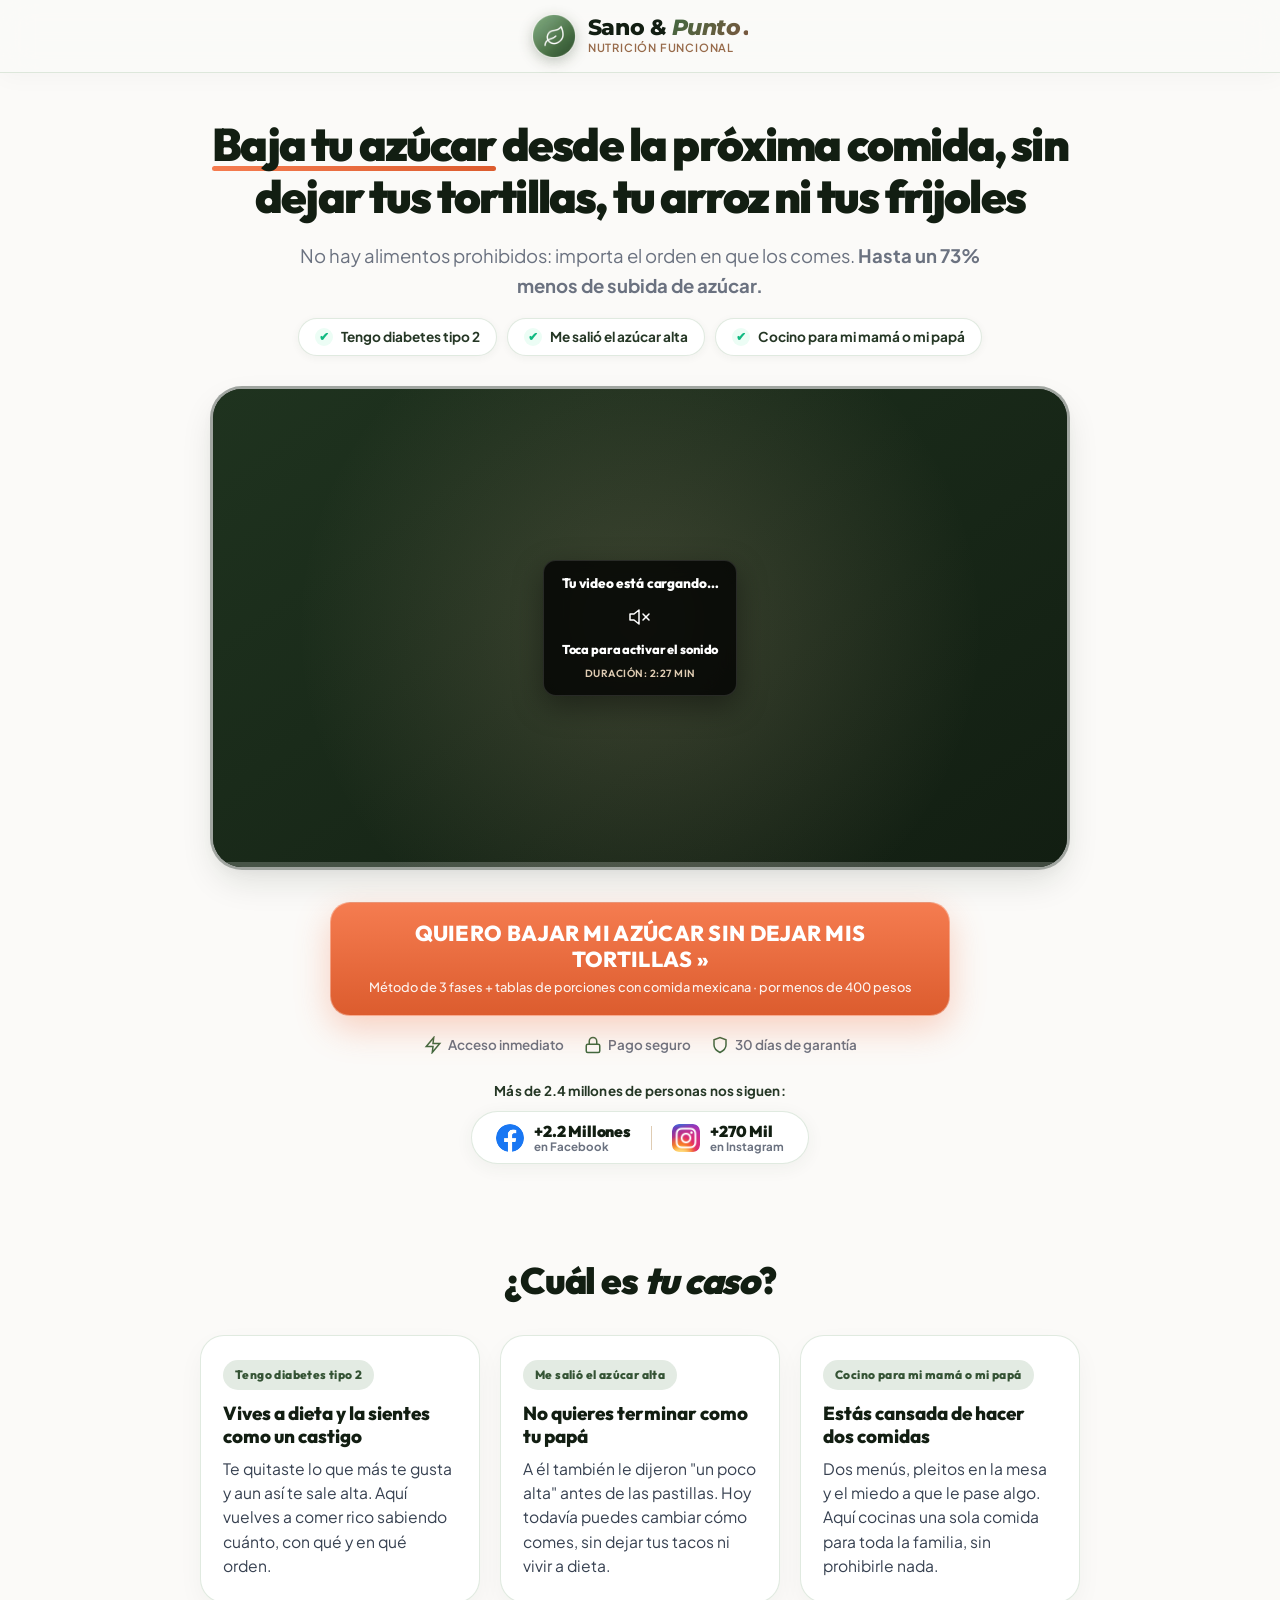
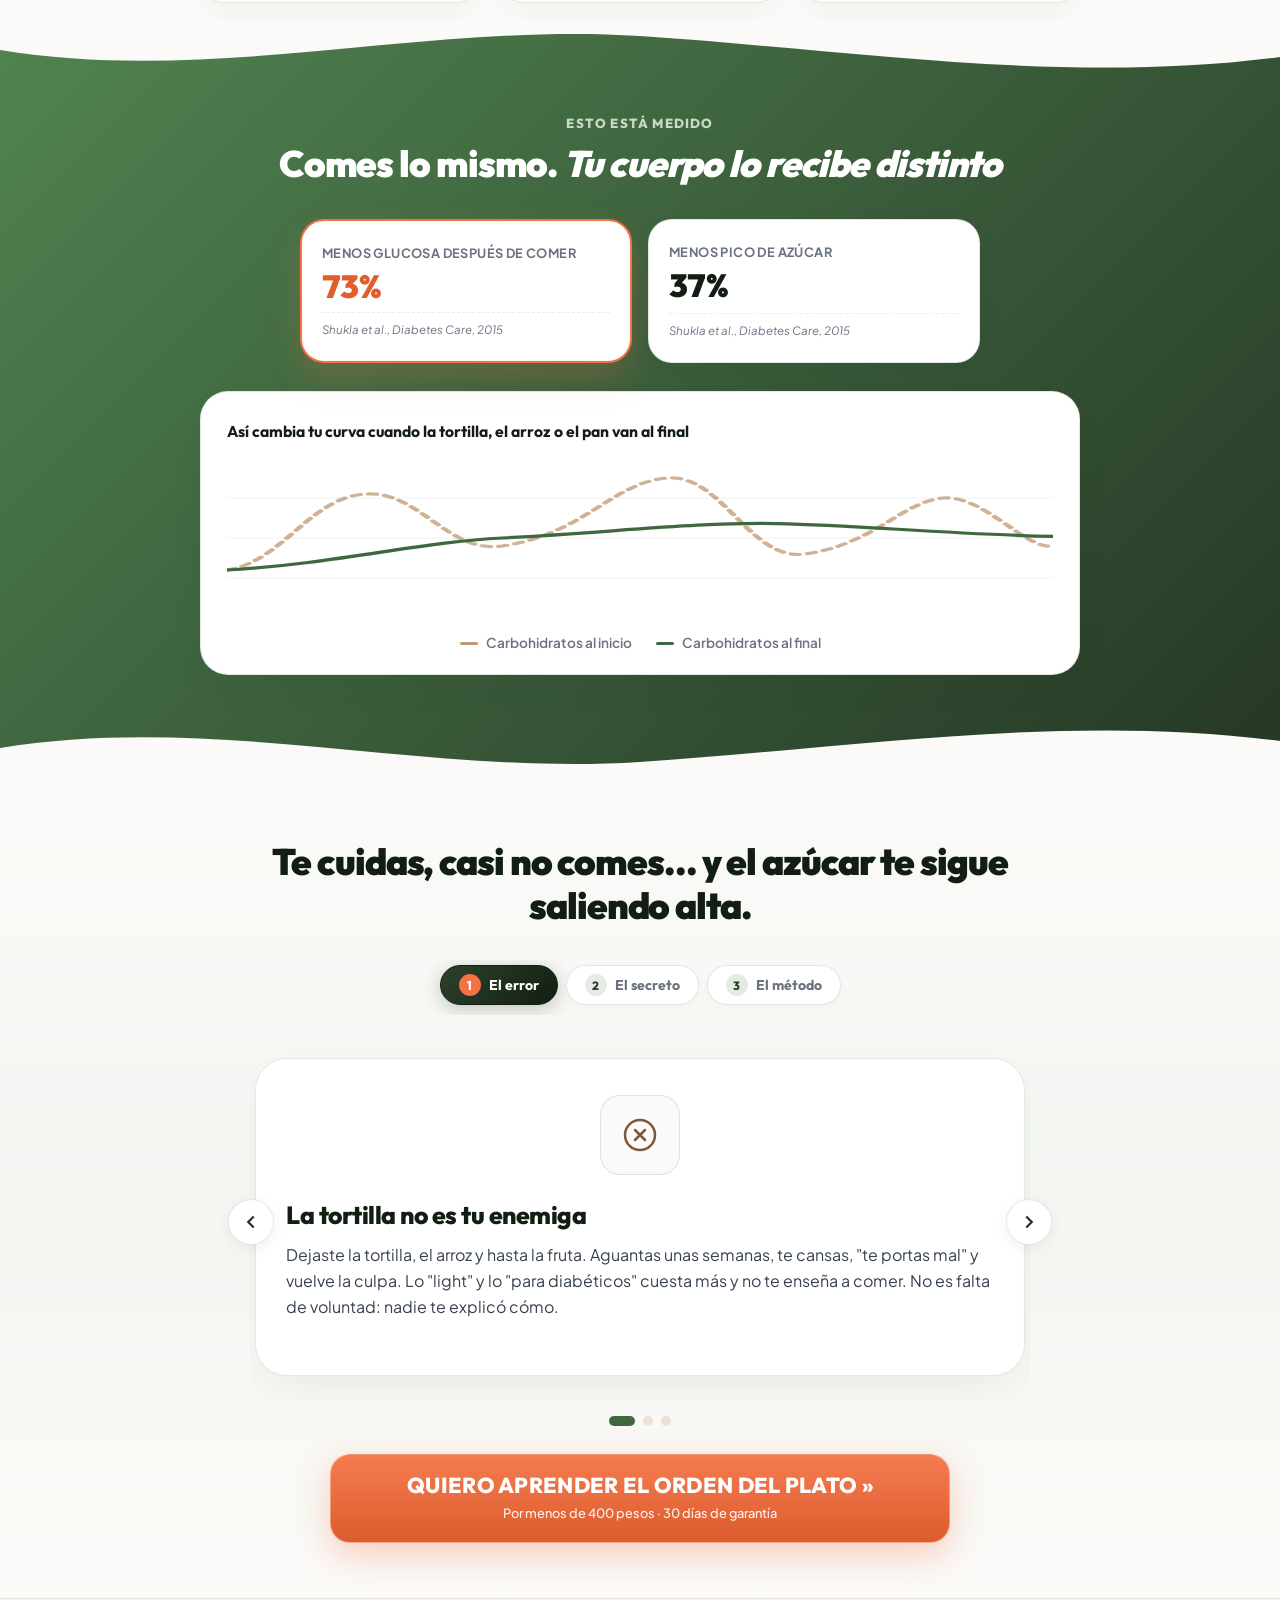
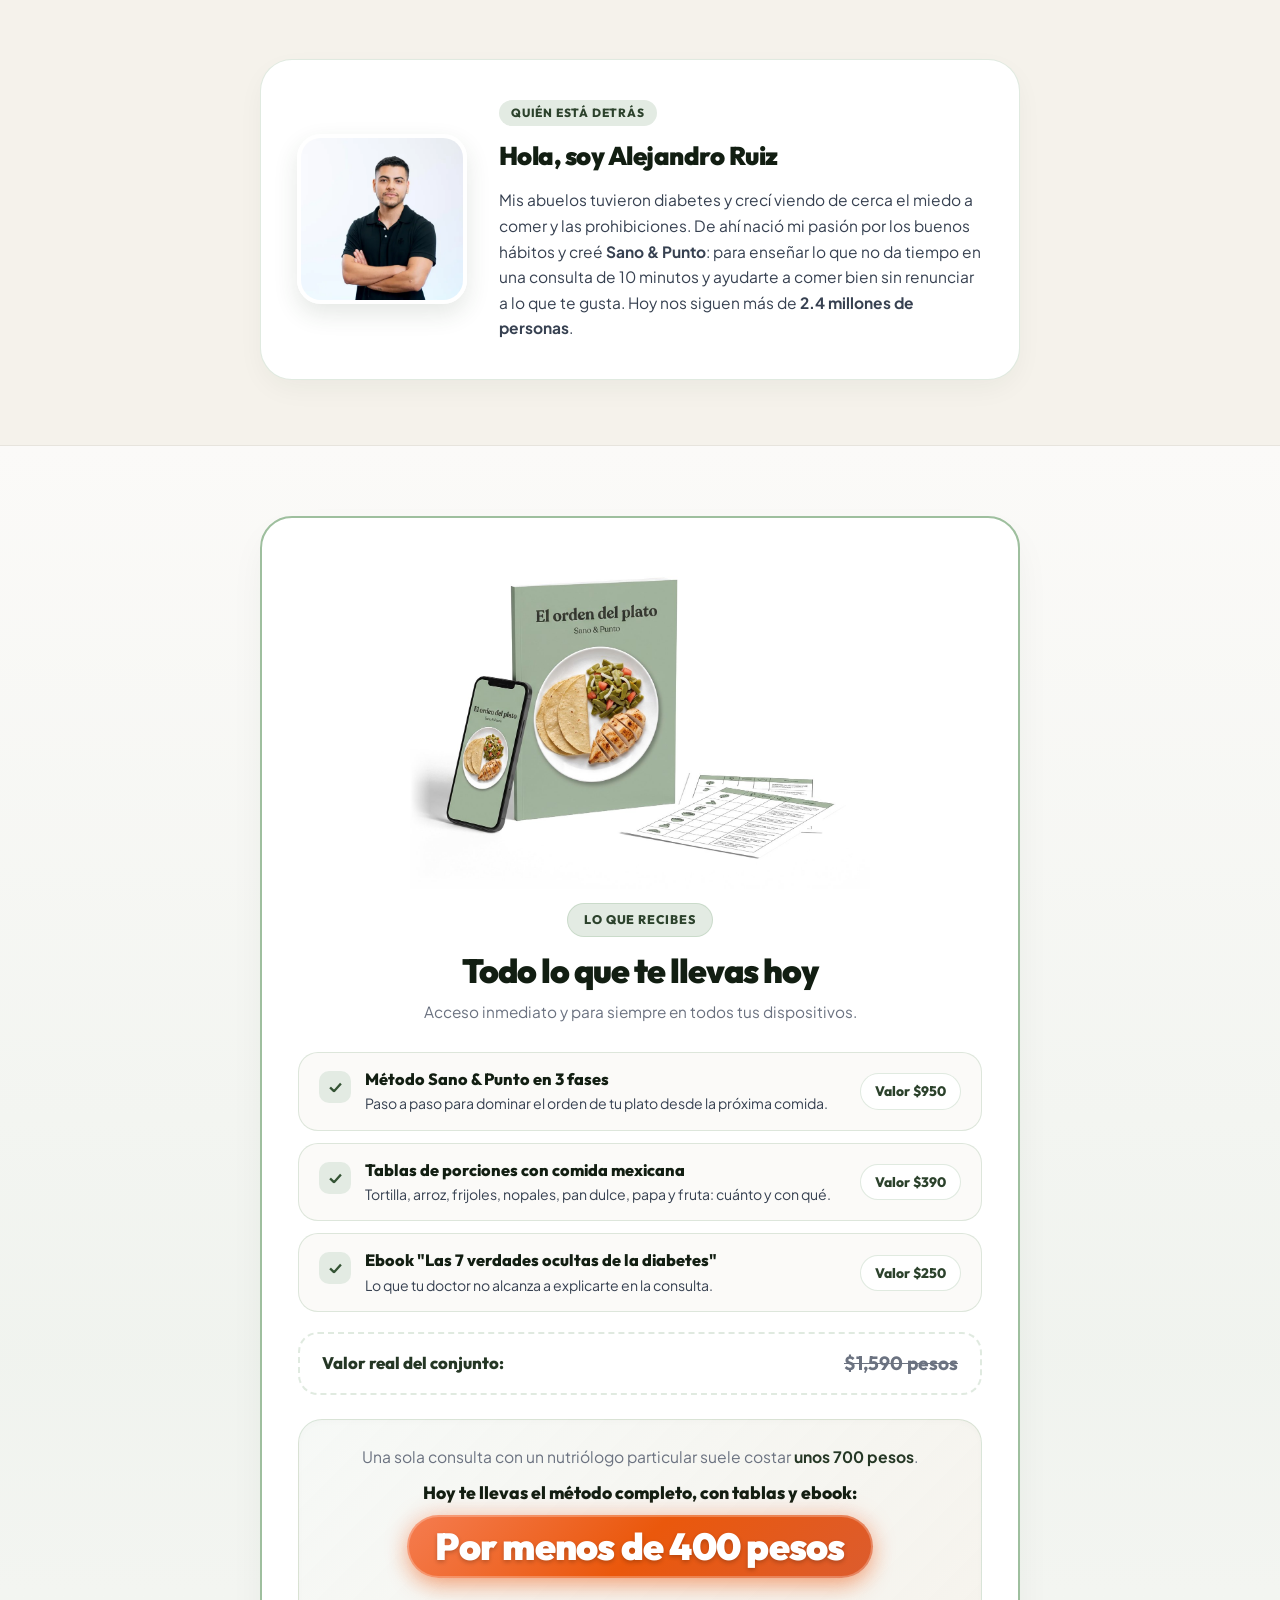
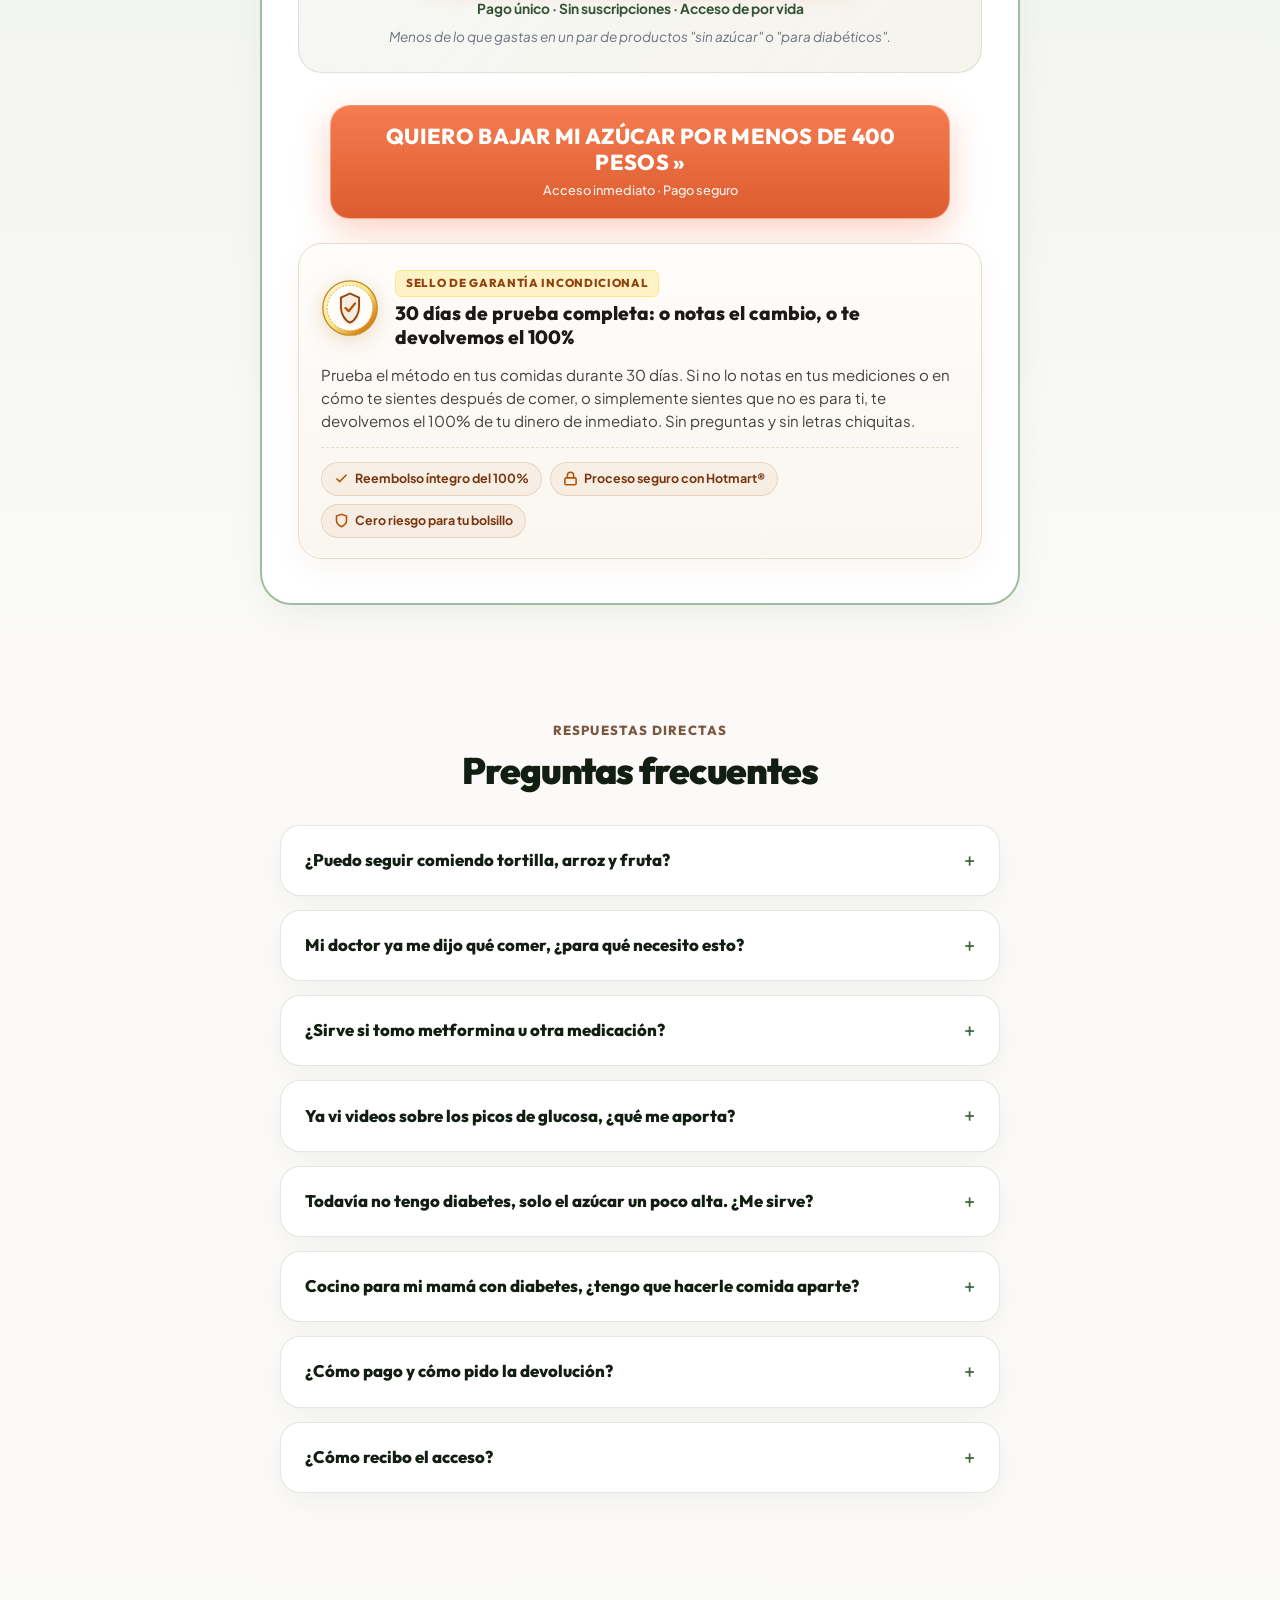
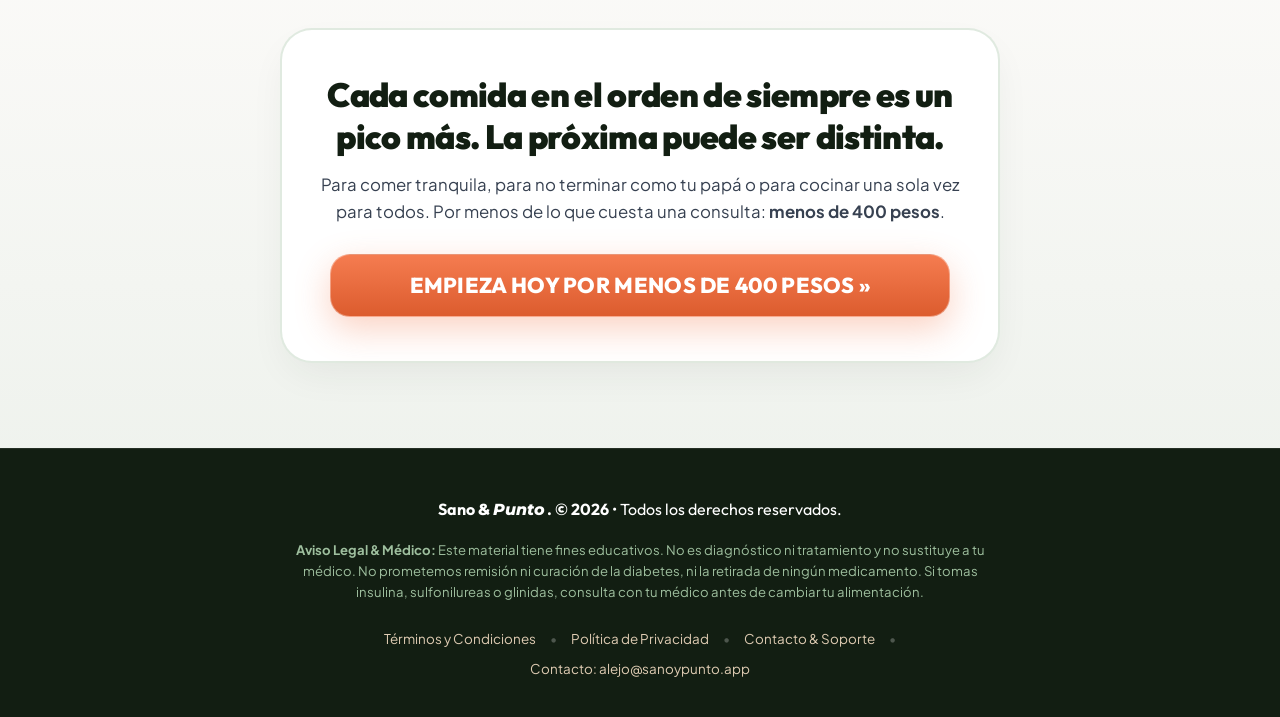
<file: index.html>
<!DOCTYPE html>
<html lang="es-MX">
<head>
    <meta charset="UTF-8">
    <meta name="viewport" content="width=device-width, initial-scale=1.0">
    <title>Baja tu azúcar sin dejar la tortilla · Método Sano & Punto</title>
    <meta name="description" content="Tus tortillas, tu arroz y tus frijoles, en el orden correcto. Un método de 3 fases para bajar tu azúcar desde la próxima comida, sin prohibiciones. Por menos de 400 pesos y con 30 días de garantía.">
    <meta name="keywords" content="diabetes tipo 2, prediabetes, control de glucosa, nutricion clinica, resistencia a la insulina, sano y punto">
    <meta name="author" content="Sano & Punto">
    <meta name="theme-color" content="#2c422c">

    <!-- Open Graph / Meta Compartir -->
    <meta property="og:type" content="website">
    <meta property="og:title" content="Baja tu azúcar sin dejar tus tortillas">
    <meta property="og:description" content="El orden del plato, con comida mexicana: sin prohibiciones y sin productos &quot;para diabéticos&quot;.">
    <meta property="og:image" content="https://diabetes.sanoypunto.app/assets/diabetes-preview.jpg">

    <!-- Google Fonts con Preconnect (Outfit + Montserrat de Sano & Punto - Carga Directa sin Layout Shift) -->
    <link rel="preconnect" href="https://fonts.googleapis.com">
    <link rel="preconnect" href="https://fonts.gstatic.com" crossorigin>
    <link rel="stylesheet" href="https://fonts.googleapis.com/css2?family=Montserrat:wght@800&family=Outfit:wght@400;600;700;800;900&family=Plus+Jakarta+Sans:wght@400;600;700&display=swap">

    <!-- Estilos de carga ultrarrápida -->
    <link rel="stylesheet" href="style.css?v=46">

    <!-- Microsoft Clarity Tracking Code (Diferido por 2.5s tras el evento load para no bloquear TBT móvil) -->
    <script type="text/javascript">
        window.addEventListener('load', function() {
            setTimeout(function() {
                (function(c,l,a,r,i,t,y){
                    c[a]=c[a]||function(){(c[a].q=c[a].q||[]).push(arguments)};
                    t=l.createElement(r);t.async=1;t.src="https://www.clarity.ms/tag/"+i;
                    y=l.getElementsByTagName(r)[0];y.parentNode.insertBefore(t,y);
                })(window, document, "clarity", "script", "y4mu209h9z");
            }, 2500);
        });
    </script>

    <!-- Meta Pixel Code -->
    <script>
        !function(f,b,e,v,n,t,s)
        {if(f.fbq)return;n=f.fbq=function(){n.callMethod?
        n.callMethod.apply(n,arguments):n.queue.push(arguments)};
        if(!f._fbq)f._fbq=n;n.push=n;n.loaded=!0;n.version='2.0';
        n.queue=[];t=b.createElement(e);t.async=!0;
        t.src=v;s=b.getElementsByTagName(e)[0];
        s.parentNode.insertBefore(t,s)}(window, document,'script',
        'https://connect.facebook.net/en_US/fbevents.js');
        fbq('init', '1684616382721420');
        fbq('track', 'PageView');
        fbq('track', 'ViewContent', { content_name: 'Metodo Sano y Punto Mexico' });
    </script>
    <noscript><img height="1" width="1" style="display:none"
    src="https://www.facebook.com/tr?id=1684616382721420&ev=PageView&noscript=1"
    /></noscript>
    <!-- End Meta Pixel Code -->
</head>
<body>

    <!-- Encabezado / Logo Oficial Sano & Punto. (Floating Glass Bar) -->
    <header class="site-header">
        <div class="container header-container">
            <div class="brand-logo">
                <div class="brand-icon-circle">
                    <!-- Logo Oficial Sano & Punto -->
                    <img class="brand-logo-img" src="assets/logo.png" alt="Sano & Punto" width="44" height="44">
                </div>
                <div class="brand-text">
                    <span class="brand-name">
                        Sano <span class="brand-amp">&</span> <span class="brand-gradient"><em>Punto</em>.</span>
                    </span>
                    <span class="brand-tagline">Nutrición Funcional</span>
                </div>
            </div>
        </div>
    </header>

    <!-- Contenido Principal -->
    <main class="main-wrapper">
        
        <!-- SECCIÓN 1: HEADLINE Y GANCHO DIRECTO -->
        <section class="hero-section">
            <div class="container hero-container">
                <h1 class="main-headline">
                    <span class="underline-coral">Baja tu azúcar</span> desde la próxima comida, sin dejar tus tortillas, tu arroz ni tus frijoles
                </h1>
                <p class="sub-headline">
                    No hay alimentos prohibidos: importa el orden en que los comes. <strong>Hasta un 73% menos de subida de azúcar.</strong>
                </p>
                <div class="hero-chips">
                    <span class="hero-chip"><span class="chip-check">✔</span> Tengo diabetes tipo 2</span>
                    <span class="hero-chip"><span class="chip-check">✔</span> Me salió el azúcar alta</span>
                    <span class="hero-chip"><span class="chip-check">✔</span> Cocino para mi mamá o mi papá</span>
                </div>
            </div>
        </section>

        <!-- SECCIÓN 2: VSL (VIDEO SALES LETTER) -->
        <section class="vsl-section">
            <div class="container vsl-container">
                <div class="vsl-frame" id="vsl-wrapper">
                    <!-- Fachada / Reproductor de Carga Instantánea -->
                    <div class="vsl-facade" id="vsl-facade">
                        <div class="vsl-overlay-glow"></div>
                        <div class="vsl-poster">
                            <div class="vsl-poster-content">
                                <div class="vsl-mute-card">
                                    <span class="vsl-mute-title">Tu video está cargando…</span>
                                    <div class="vsl-mute-icon">
                                        <svg viewBox="0 0 24 24" fill="none" stroke="currentColor" stroke-width="1.5" stroke-linecap="round" stroke-linejoin="round">
                                            <polygon points="11 5 6 9 2 9 2 15 6 15 11 19 11 5"></polygon>
                                            <line x1="15" y1="9" x2="21" y2="15"></line>
                                            <line x1="21" y1="9" x2="15" y2="15"></line>
                                        </svg>
                                    </div>
                                    <span class="vsl-mute-subtitle">Toca para activar el sonido</span>
                                    <span class="vsl-mute-duration">DURACIÓN: 2:27 MIN</span>
                                </div>
                            </div>
                        </div>
                    </div>

                    <!-- Contenedor de Video Real -->
                    <div class="vsl-player-container" id="vsl-player-container" style="display: none;">
                        <video id="vsl-video" playsinline controls preload="none" poster="">
                            <source src="" type="video/mp4">
                            Tu navegador no soporta reproducción de video HTML5.
                        </video>
                    </div>

                    <!-- Barra de progreso visual inferior -->
                    <div class="vsl-progress-bar">
                        <div class="vsl-progress-fill" id="vsl-progress"></div>
                    </div>
                </div>

                <!-- Call to Action Principal Inmediato -->
                <div class="cta-wrapper">
                    <a href="https://pay.hotmart.com/O107226641S?checkoutMode=10&amp;bid=1787101078743" class="btn-primary" id="main-cta-btn">
                        <span class="btn-shine"></span>
                        <span class="btn-text">QUIERO BAJAR MI AZÚCAR SIN DEJAR MIS TORTILLAS »</span>
                        <span class="btn-subtext">Método de 3 fases + tablas de porciones con comida mexicana · por menos de 400 pesos</span>
                    </a>

                    <!-- Sellos de Confianza y Seguridad -->
                    <div class="trust-badges">
                        <div class="trust-item">
                            <svg width="18" height="18" viewBox="0 0 24 24" fill="none" stroke="currentColor" stroke-width="2"><path d="M13 2L3 14h9l-1 8 10-12h-9l1-8z"/></svg>
                            <span>Acceso inmediato</span>
                        </div>
                        <div class="trust-item">
                            <svg width="18" height="18" viewBox="0 0 24 24" fill="none" stroke="currentColor" stroke-width="2"><rect x="3" y="11" width="18" height="11" rx="2" ry="2"></rect><path d="M7 11V7a5 5 0 0 1 10 0v4"></path></svg>
                            <span>Pago seguro</span>
                        </div>
                        <div class="trust-item">
                            <svg width="18" height="18" viewBox="0 0 24 24" fill="none" stroke="currentColor" stroke-width="2"><path d="M12 22s8-4 8-10V5l-8-3-8 3v7c0 6 8 10 8 10z"></path></svg>
                            <span>30 días de garantía</span>
                        </div>
                    </div>

                    <!-- Barra de Comunidad Oficial (Facebook & Instagram) -->
                    <div class="community-proof-wrapper">
                        <span class="community-proof-headline">Más de 2.4 millones de personas nos siguen:</span>
                        <div class="community-proof-bar">
                            <div class="community-badge-item">
                                <img src="assets/facebook-icon.png" alt="Facebook Sano & Punto" class="social-proof-icon social-proof-fb" width="28" height="28">
                                <div class="social-proof-text">
                                    <span class="social-proof-count">+2.2 Millones</span>
                                    <span class="social-proof-label">en Facebook</span>
                                </div>
                            </div>
                            <div class="community-divider" aria-hidden="true"></div>
                            <div class="community-badge-item">
                                <img src="assets/instagram-icon.png" alt="Instagram Sano & Punto" class="social-proof-icon social-proof-ig" width="28" height="28">
                                <div class="social-proof-text">
                                    <span class="social-proof-count">+270 Mil</span>
                                    <span class="social-proof-label">en Instagram</span>
                                </div>
                            </div>
                        </div>
                    </div>
                </div>
            </div>
        </section>

        <!-- SECCIÓN 2B: ¿CUÁL ES TU CASO? (UN ÁNGULO POR AVATAR) -->
        <section class="case-section">
            <div class="container">
                <div class="section-header">
                    <h2 class="section-title">¿Cuál es <em>tu caso</em>?</h2>
                </div>
                <div class="case-grid">
                    <div class="case-card">
                        <span class="case-tag">Tengo diabetes tipo 2</span>
                        <h3>Vives a dieta y la sientes como un castigo</h3>
                        <p>Te quitaste lo que más te gusta y aun así te sale alta. Aquí vuelves a comer rico sabiendo cuánto, con qué y en qué orden.</p>
                    </div>
                    <div class="case-card">
                        <span class="case-tag">Me salió el azúcar alta</span>
                        <h3>No quieres terminar como tu papá</h3>
                        <p>A él también le dijeron "un poco alta" antes de las pastillas. Hoy todavía puedes cambiar cómo comes, sin dejar tus tacos ni vivir a dieta.</p>
                    </div>
                    <div class="case-card">
                        <span class="case-tag">Cocino para mi mamá o mi papá</span>
                        <h3>Estás cansada de hacer dos comidas</h3>
                        <p>Dos menús, pleitos en la mesa y el miedo a que le pase algo. Aquí cocinas una sola comida para toda la familia, sin prohibirle nada.</p>
                    </div>
                </div>
            </div>
        </section>

        <!-- SECCIÓN 3: DASHBOARD DE RESULTADOS (PRUEBA SOCIAL CUANTITATIVA) -->
        <section class="proof-section">
            <div class="wave-divider wave-divider-top" aria-hidden="true">
                <svg viewBox="0 0 1440 100" preserveAspectRatio="none">
                    <path d="M0,0 L0,40 C240,90 480,0 720,20 C960,40 1200,90 1440,50 L1440,0 Z"></path>
                </svg>
            </div>
            <div class="container">
                <div class="section-header">
                    <span class="section-subtitle">ESTO ESTÁ MEDIDO</span>
                    <h2 class="section-title">Comes lo mismo. <em>Tu cuerpo lo recibe distinto</em></h2>
                </div>

                <div class="proof-dashboard">
                    <div class="stat-card stat-highlight">
                        <span class="stat-label">Menos glucosa después de comer</span>
                        <span class="stat-value" data-count="73" data-suffix="%">73%</span>
                        <span class="stat-source">Shukla et al., Diabetes Care, 2015</span>
                    </div>
                    <div class="stat-card">
                        <span class="stat-label">Menos pico de azúcar</span>
                        <span class="stat-value" data-count="37" data-suffix="%">37%</span>
                        <span class="stat-source">Shukla et al., Diabetes Care, 2015</span>
                    </div>
                </div>

                <div class="glucose-chart-card">
                    <div class="chart-header">
                        <span class="chart-title">Así cambia tu curva cuando la tortilla, el arroz o el pan van al final</span>
                    </div>
                    <svg class="glucose-chart" viewBox="0 0 600 200" preserveAspectRatio="none" aria-hidden="true">
                        <line x1="0" y1="50" x2="600" y2="50" class="chart-gridline"></line>
                        <line x1="0" y1="100" x2="600" y2="100" class="chart-gridline"></line>
                        <line x1="0" y1="150" x2="600" y2="150" class="chart-gridline"></line>
                        <path class="chart-line chart-line-before" d="M0,140 C40,130 60,50 100,45 C140,40 160,120 200,110 C260,95 280,30 320,25 C360,20 380,130 420,120 C470,108 490,55 520,50 C550,46 580,115 600,110" fill="none"></path>
                        <path class="chart-line chart-line-after" d="M0,140 C80,132 140,105 200,100 C280,93 340,80 400,82 C460,84 520,95 600,98" fill="none"></path>
                    </svg>
                    <div class="chart-legend">
                        <span class="legend-item legend-before"><i></i> Carbohidratos al inicio</span>
                        <span class="legend-item legend-after"><i></i> Carbohidratos al final</span>
                    </div>
                </div>

            </div>
            <div class="wave-divider wave-divider-bottom" aria-hidden="true">
                <svg viewBox="0 0 1440 100" preserveAspectRatio="none">
                    <path d="M0,60 C240,10 480,100 720,80 C960,60 1200,10 1440,50 L1440,100 L0,100 Z"></path>
                </svg>
            </div>
        </section>

        <!-- SECCIÓN 4: STORYTELLING INTERACTIVO (EL VIAJE METABÓLICO) -->
        <section class="storytelling-section">
            <div class="container">
                <div class="section-header">
                    <h2 class="section-title">Te cuidas, casi no comes… y el azúcar te sigue saliendo alta.</h2>
                </div>

                <!-- Selector de Pasos Estilo Pill Sano & Punto (3 pasos) -->
                <div class="story-steps-indicator" id="story-steps">
                    <button class="step-pill active" data-step="0"><span>1</span> El error</button>
                    <button class="step-pill" data-step="1"><span>2</span> El secreto</button>
                    <button class="step-pill" data-step="2"><span>3</span> El método</button>
                </div>

                <!-- Indicador de Deslizar (Solo visible en móviles) -->
                <div class="swipe-hint">
                    <span class="swipe-icon">↔</span> Desliza →
                </div>

                <!-- Slider / Track de Tarjetas Interactivas -->
                <div class="slider-wrapper">
                    <button class="slider-arrow arrow-prev" id="slider-prev" aria-label="Tarjeta anterior">
                        <svg viewBox="0 0 24 24" fill="none" stroke="currentColor" stroke-width="2.5"><polyline points="15 18 9 12 15 6"></polyline></svg>
                    </button>

                    <div class="cards-track" id="cards-track">
                        
                        <!-- Tarjeta 1: El Error (card-error) -->
                        <div class="story-card card-error" data-index="0">
                            <div class="card-icon-box">
                                <svg width="26" height="26" viewBox="0 0 24 24" fill="none" stroke="currentColor" stroke-width="1.5" stroke-linecap="round" stroke-linejoin="round"><circle cx="12" cy="12" r="9"/><path d="M15 9l-6 6M9 9l6 6"/></svg>
                            </div>
                            <h3>La tortilla no es tu enemiga</h3>
                            <p>Dejaste la tortilla, el arroz y hasta la fruta. Aguantas unas semanas, te cansas, "te portas mal" y vuelve la culpa. Lo "light" y lo "para diabéticos" cuesta más y no te enseña a comer. No es falta de voluntad: nadie te explicó cómo.</p>
                        </div>

                        <!-- Tarjeta 2: La Clave Científica (card-science) -->
                        <div class="story-card card-science" data-index="1">
                            <div class="card-icon-box">
                                <svg width="26" height="26" viewBox="0 0 24 24" fill="none" stroke="currentColor" stroke-width="1.5" stroke-linecap="round" stroke-linejoin="round"><circle cx="12" cy="12" r="9"/><path d="M12 3a9 9 0 0 1 0 18"/><path d="M12 12h9"/></svg>
                            </div>
                            <h3>El secreto está en el orden</h3>
                            <p>Primero la ensalada o los nopales, luego el pollo, la carne o el huevo, y al final la tortilla, el arroz o el pan. El azúcar entra despacio, sin picos. Si además caminas 10 minutos después, baja un 12% más.</p>
                        </div>

                        <!-- Tarjeta 3: El Método Sano & Punto (card-method) -->
                        <div class="story-card card-method" data-index="2">
                            <div class="card-icon-box">
                                <svg width="26" height="26" viewBox="0 0 24 24" fill="none" stroke="currentColor" stroke-width="1.5" stroke-linecap="round" stroke-linejoin="round"><path d="M4 19h16"/><path d="M6 19v-5"/><path d="M12 19V9"/><path d="M18 19V5"/></svg>
                            </div>
                            <h3>El Método Sano & Punto</h3>
                            <p><strong>Fase 1:</strong> detecta tus picos ocultos, como el refresco o el jugo de la comida. <strong>Fase 2:</strong> domina el orden del plato. <strong>Fase 3:</strong> come en la fonda, en los tacos y en las fiestas de la familia sin miedo.</p>
                        </div>

                    </div>

                    <button class="slider-arrow arrow-next" id="slider-next" aria-label="Siguiente tarjeta">
                        <svg viewBox="0 0 24 24" fill="none" stroke="currentColor" stroke-width="2.5"><polyline points="9 18 15 12 9 6"></polyline></svg>
                    </button>
                </div>

                <!-- Paginación de Puntos Móvil (3 puntos) -->
                <div class="slider-dots" id="slider-dots">
                    <span class="dot active"></span>
                    <span class="dot"></span>
                    <span class="dot"></span>
                </div>

                <!-- NUEVO BOTÓN INTERMEDIO -->
                <div class="cta-wrapper intermediate-cta">
                    <a href="https://pay.hotmart.com/O107226641S?checkoutMode=10&amp;bid=1787101078743" class="btn-primary">
                        <span class="btn-shine"></span>
                        <span class="btn-text">QUIERO APRENDER EL ORDEN DEL PLATO »</span>
                        <span class="btn-subtext">Por menos de 400 pesos · 30 días de garantía</span>
                    </a>
                </div>

            </div>
        </section>

        <!-- SECCIÓN 5: QUIÉN ESTÁ DETRÁS (SUBE ANTES DE LA OFERTA) -->
        <section class="author-section">
            <div class="container">
                <div class="author-card">
                    <div class="author-photo-wrapper">
                        <picture>
                            <source srcset="assets/alejandro-ruiz.webp" type="image/webp">
                            <img src="assets/alejandro-ruiz.jpg" alt="Alejandro Ruiz - Creador de Sano & Punto" class="author-photo" width="170" height="170" loading="lazy">
                        </picture>
                    </div>
                    <div class="author-bio">
                        <span class="author-badge">QUIÉN ESTÁ DETRÁS</span>
                        <h3>Hola, soy Alejandro Ruiz</h3>
                        <p>Mis abuelos tuvieron diabetes y crecí viendo de cerca el miedo a comer y las prohibiciones. De ahí nació mi pasión por los buenos hábitos y creé <strong>Sano & Punto</strong>: para enseñar lo que no da tiempo en una consulta de 10 minutos y ayudarte a comer bien sin renunciar a lo que te gusta. Hoy nos siguen más de <strong>2.4 millones de personas</strong>.</p>
                    </div>
                </div>
            </div>
        </section>

        <!-- SECCIÓN 6: OFERTA + GARANTÍA INTEGRADAS -->
        <section class="offer-section">
            <div class="container">
                <div class="offer-card">
                    <!-- Mockup del producto: la misma guía que aparece en los anuncios -->
                    <div class="offer-mockup">
                        <img src="assets/mockup-orden-del-plato.jpg?v=2" alt="Guía El orden del plato de Sano &amp; Punto, en versión impresa y en el celular, con las tablas de porciones" width="1400" height="1033" loading="lazy" decoding="async">
                    </div>
                    <div class="offer-header">
                        <span class="offer-badge-top">LO QUE RECIBES</span>
                        <h2 class="offer-title">Todo lo que te llevas hoy</h2>
                        <p class="offer-subtitle">Acceso inmediato y para siempre en todos tus dispositivos.</p>
                    </div>

                    <div class="offer-stack">
                        <div class="offer-item">
                            <div class="offer-item-content">
                                <div class="offer-item-icon">✓</div>
                                <div>
                                    <strong class="offer-item-title">Método Sano & Punto en 3 fases</strong>
                                    <p class="offer-item-desc">Paso a paso para dominar el orden de tu plato desde la próxima comida.</p>
                                </div>
                            </div>
                            <span class="offer-item-val">Valor $950</span>
                        </div>

                        <div class="offer-item">
                            <div class="offer-item-content">
                                <div class="offer-item-icon">✓</div>
                                <div>
                                    <strong class="offer-item-title">Tablas de porciones con comida mexicana</strong>
                                    <p class="offer-item-desc">Tortilla, arroz, frijoles, nopales, pan dulce, papa y fruta: cuánto y con qué.</p>
                                </div>
                            </div>
                            <span class="offer-item-val">Valor $390</span>
                        </div>

                        <div class="offer-item">
                            <div class="offer-item-content">
                                <div class="offer-item-icon">✓</div>
                                <div>
                                    <strong class="offer-item-title">Ebook "Las 7 verdades ocultas de la diabetes"</strong>
                                    <p class="offer-item-desc">Lo que tu doctor no alcanza a explicarte en la consulta.</p>
                                </div>
                            </div>
                            <span class="offer-item-val">Valor $250</span>
                        </div>
                    </div>

                    <div class="offer-total-bar">
                        <span>Valor real del conjunto:</span>
                        <del>$1,590 pesos</del>
                    </div>

                    <div class="offer-anchor-box">
                        <p class="offer-anchor-comp">Una sola consulta con un nutriólogo particular suele costar <strong>unos 700 pesos</strong>.</p>
                        <div class="offer-anchor-price-row">
                            <span class="offer-anchor-price-label">Hoy te llevas el método completo, con tablas y ebook:</span>
                            <div class="offer-anchor-price-highlight">
                                <span class="price-highlight-shine" aria-hidden="true"></span>
                                <span class="price-highlight-text">Por menos de 400 pesos</span>
                            </div>
                        </div>
                        <p class="offer-anchor-terms">Pago único · Sin suscripciones · Acceso de por vida</p>
                        <p class="offer-anchor-saving">Menos de lo que gastas en un par de productos "sin azúcar" o "para diabéticos".</p>
                    </div>

                    <div class="cta-wrapper">
                        <a href="https://pay.hotmart.com/O107226641S?checkoutMode=10&amp;bid=1787101078743" class="btn-primary">
                            <span class="btn-shine"></span>
                            <span class="btn-text">QUIERO BAJAR MI AZÚCAR POR MENOS DE 400 PESOS »</span>
                            <span class="btn-subtext">Acceso inmediato · Pago seguro</span>
                        </a>
                    </div>

                    <!-- Garantía de Confianza Integrada dentro de la Oferta -->
                    <div class="guarantee-trust-card">
                        <div class="guarantee-trust-top">
                            <div class="guarantee-seal-badge" aria-hidden="true">
                                <svg width="58" height="58" viewBox="0 0 64 64" fill="none" xmlns="http://www.w3.org/2000/svg">
                                    <circle cx="32" cy="32" r="30" fill="url(#sealGoldGrad)" stroke="#c28e2b" stroke-width="1.5"/>
                                    <circle cx="32" cy="32" r="25" fill="#fffdf9" stroke="#d4af37" stroke-width="1" stroke-dasharray="2 2"/>
                                    <path d="M32 14L44 19V31C44 40.5 38.9 49.3 32 52C25.1 49.3 20 40.5 20 31V19L32 14Z" fill="#b47a24" opacity="0.12"/>
                                    <path d="M32 16L42 20.5V30.5C42 38.5 37.8 45.8 32 48.2C26.2 45.8 22 38.5 22 30.5V20.5L32 16Z" stroke="#92400e" stroke-width="2" stroke-linejoin="round"/>
                                    <path d="M27 32L30.5 35.5L37.5 27" stroke="#b45309" stroke-width="2.5" stroke-linecap="round" stroke-linejoin="round"/>
                                    <defs>
                                        <linearGradient id="sealGoldGrad" x1="10" y1="10" x2="54" y2="54" gradientUnits="userSpaceOnUse">
                                            <stop stop-color="#fef3c7"/>
                                            <stop offset="0.5" stop-color="#fde68a"/>
                                            <stop offset="1" stop-color="#d97706"/>
                                        </linearGradient>
                                    </defs>
                                </svg>
                            </div>
                            <div class="guarantee-trust-header">
                                <span class="guarantee-trust-badge">SELLO DE GARANTÍA INCONDICIONAL</span>
                                <h3 class="guarantee-trust-title">30 días de prueba completa: o notas el cambio, o te devolvemos el 100%</h3>
                            </div>
                        </div>

                        <div class="guarantee-trust-body">
                            <p class="guarantee-trust-text">
                                Prueba el método en tus comidas durante 30 días. Si no lo notas en tus mediciones o en cómo te sientes después de comer, o simplemente sientes que no es para ti, te devolvemos el 100% de tu dinero de inmediato. Sin preguntas y sin letras chiquitas.
                            </p>
                        </div>

                        <div class="guarantee-trust-footer">
                            <div class="guarantee-pill-item">
                                <svg width="15" height="15" viewBox="0 0 24 24" fill="none" stroke="currentColor" stroke-width="2.5"><polyline points="20 6 9 17 4 12"></polyline></svg>
                                <span>Reembolso íntegro del 100%</span>
                            </div>
                            <div class="guarantee-pill-item">
                                <svg width="15" height="15" viewBox="0 0 24 24" fill="none" stroke="currentColor" stroke-width="2.5"><rect x="3" y="11" width="18" height="11" rx="2" ry="2"></rect><path d="M7 11V7a5 5 0 0 1 10 0v4"></path></svg>
                                <span>Proceso seguro con Hotmart®</span>
                            </div>
                            <div class="guarantee-pill-item">
                                <svg width="15" height="15" viewBox="0 0 24 24" fill="none" stroke="currentColor" stroke-width="2.5"><path d="M12 22s8-4 8-10V5l-8-3-8 3v7c0 6 8 10 8 10z"></path></svg>
                                <span>Cero riesgo para tu bolsillo</span>
                            </div>
                        </div>
                    </div>
                </div>
            </div>
        </section>

        <!-- SECCIÓN 7: PREGUNTAS FRECUENTES (ACCORDION NATIVO) -->
        <section class="faq-section">
            <div class="container faq-container">
                <div class="section-header">
                    <span class="section-subtitle">RESPUESTAS DIRECTAS</span>
                    <h2 class="section-title">Preguntas frecuentes</h2>
                </div>

                <div class="faq-list">
                    <details class="faq-item">
                        <summary class="faq-question">
                            <span>¿Puedo seguir comiendo tortilla, arroz y fruta?</span>
                            <span class="faq-icon">+</span>
                        </summary>
                        <div class="faq-answer">
                            <p>Sí. No hay alimentos prohibidos: aprendes la porción, la combinación y el orden para comer tranquila, también en las fiestas de la familia.</p>
                        </div>
                    </details>

                    <details class="faq-item">
                        <summary class="faq-question">
                            <span>Mi doctor ya me dijo qué comer, ¿para qué necesito esto?</span>
                            <span class="faq-icon">+</span>
                        </summary>
                        <div class="faq-answer">
                            <p>Tu doctor lleva tu tratamiento. Aquí aprendes lo que no alcanza a explicarte en la consulta: qué poner en tu plato cada día.</p>
                        </div>
                    </details>

                    <details class="faq-item">
                        <summary class="faq-question">
                            <span>¿Sirve si tomo metformina u otra medicación?</span>
                            <span class="faq-icon">+</span>
                        </summary>
                        <div class="faq-answer">
                            <p>Sí, no dejes nada. Si tomas insulina, sulfonilureas o glinidas, coméntalo con tu médico: al mejorar tus números puede que ajuste la dosis.</p>
                        </div>
                    </details>

                    <details class="faq-item">
                        <summary class="faq-question">
                            <span>Ya vi videos sobre los picos de glucosa, ¿qué me aporta?</span>
                            <span class="faq-icon">+</span>
                        </summary>
                        <div class="faq-answer">
                            <p>Saberlo no es aplicarlo. Aquí lo aplicas al desayuno, a la comida corrida, al lonche del trabajo y a los tacos del fin de semana, y notas la diferencia después de comer.</p>
                        </div>
                    </details>

                    <details class="faq-item">
                        <summary class="faq-question">
                            <span>Todavía no tengo diabetes, solo el azúcar un poco alta. ¿Me sirve?</span>
                            <span class="faq-icon">+</span>
                        </summary>
                        <div class="faq-answer">
                            <p>Sí, y es el mejor momento para aprenderlo. No es otra dieta: comes tus tacos, tu arroz y tu pan en otro orden, sin quitar nada.</p>
                        </div>
                    </details>
                    <details class="faq-item">
                        <summary class="faq-question">
                            <span>Cocino para mi mamá con diabetes, ¿tengo que hacerle comida aparte?</span>
                            <span class="faq-icon">+</span>
                        </summary>
                        <div class="faq-answer">
                            <p>No. Es la misma comida para toda la familia, servida en otro orden. Sin dos menús, sin prohibirle nada y sin pelear en la mesa.</p>
                        </div>
                    </details>
                    <details class="faq-item">
                        <summary class="faq-question">
                            <span>¿Cómo pago y cómo pido la devolución?</span>
                            <span class="faq-icon">+</span>
                        </summary>
                        <div class="faq-answer">
                            <p>En Hotmart, con tarjeta de crédito o débito; el precio te aparece en pesos mexicanos. Si en 30 días no ves resultados, escribe a <a href="mailto:alejo@sanoypunto.app">alejo@sanoypunto.app</a> y te devolvemos el 100%.</p>
                        </div>
                    </details>

                    <details class="faq-item">
                        <summary class="faq-question">
                            <span>¿Cómo recibo el acceso?</span>
                            <span class="faq-icon">+</span>
                        </summary>
                        <div class="faq-answer">
                            <p>Al instante, en tu correo, en cuanto se confirma el pago.</p>
                        </div>
                    </details>
                </div>
            </div>
        </section>

        <!-- SECCIÓN 8: LLAMADA FINAL -->
        <section class="final-cta-section">
            <div class="container">
                <div class="final-cta-box">
                    <h2>Cada comida en el orden de siempre es un pico más. La próxima puede ser distinta.</h2>
                    <p>Para comer tranquila, para no terminar como tu papá o para cocinar una sola vez para todos. Por menos de lo que cuesta una consulta: <strong>menos de 400 pesos</strong>.</p>
                    <a href="https://pay.hotmart.com/O107226641S?checkoutMode=10&amp;bid=1787101078743" class="btn-primary">
                        <span class="btn-shine"></span>
                        <span class="btn-text">EMPIEZA HOY POR MENOS DE 400 PESOS »</span>
                    </a>
                </div>
            </div>
        </section>

    </main>

    <!-- BARRA CTA FIJA (SOLO MÓVIL, APARECE AL HACER SCROLL) -->
    <div class="sticky-mobile-cta" id="sticky-mobile-cta">
        <a href="https://pay.hotmart.com/O107226641S?checkoutMode=10&amp;bid=1787101078743" class="btn-sticky">
            BAJA TU AZÚCAR SIN DEJAR LA TORTILLA · MENOS DE 400 PESOS »
        </a>
    </div>

    <!-- PIE DE PÁGINA / LEGALES -->
    <footer class="site-footer">
        <div class="container footer-container">
            <div class="footer-brand">
                <strong>Sano <span class="brand-amp">&</span> <span class="brand-gradient"><em>Punto</em>.</span> © 2026</strong> • Todos los derechos reservados.
            </div>
            <p class="footer-disclaimer">
                <strong>Aviso Legal & Médico:</strong> Este material tiene fines educativos. No es diagnóstico ni tratamiento y no sustituye a tu médico. No prometemos remisión ni curación de la diabetes, ni la retirada de ningún medicamento. Si tomas insulina, sulfonilureas o glinidas, consulta con tu médico antes de cambiar tu alimentación.
            </p>
            <div class="footer-links">
                <a href="terminos.html">Términos y Condiciones</a>
                <span class="footer-divider">•</span>
                <a href="privacidad.html">Política de Privacidad</a>
                <span class="footer-divider">•</span>
                <a href="contacto.html">Contacto & Soporte</a>
                <span class="footer-divider">•</span>
                <a href="mailto:alejo@sanoypunto.app">Contacto: alejo@sanoypunto.app</a>
            </div>
        </div>
    </footer>

    <!-- Script Ultraligero -->
    <script src="app.js?v=38"></script>
</body>
</html>
</file>
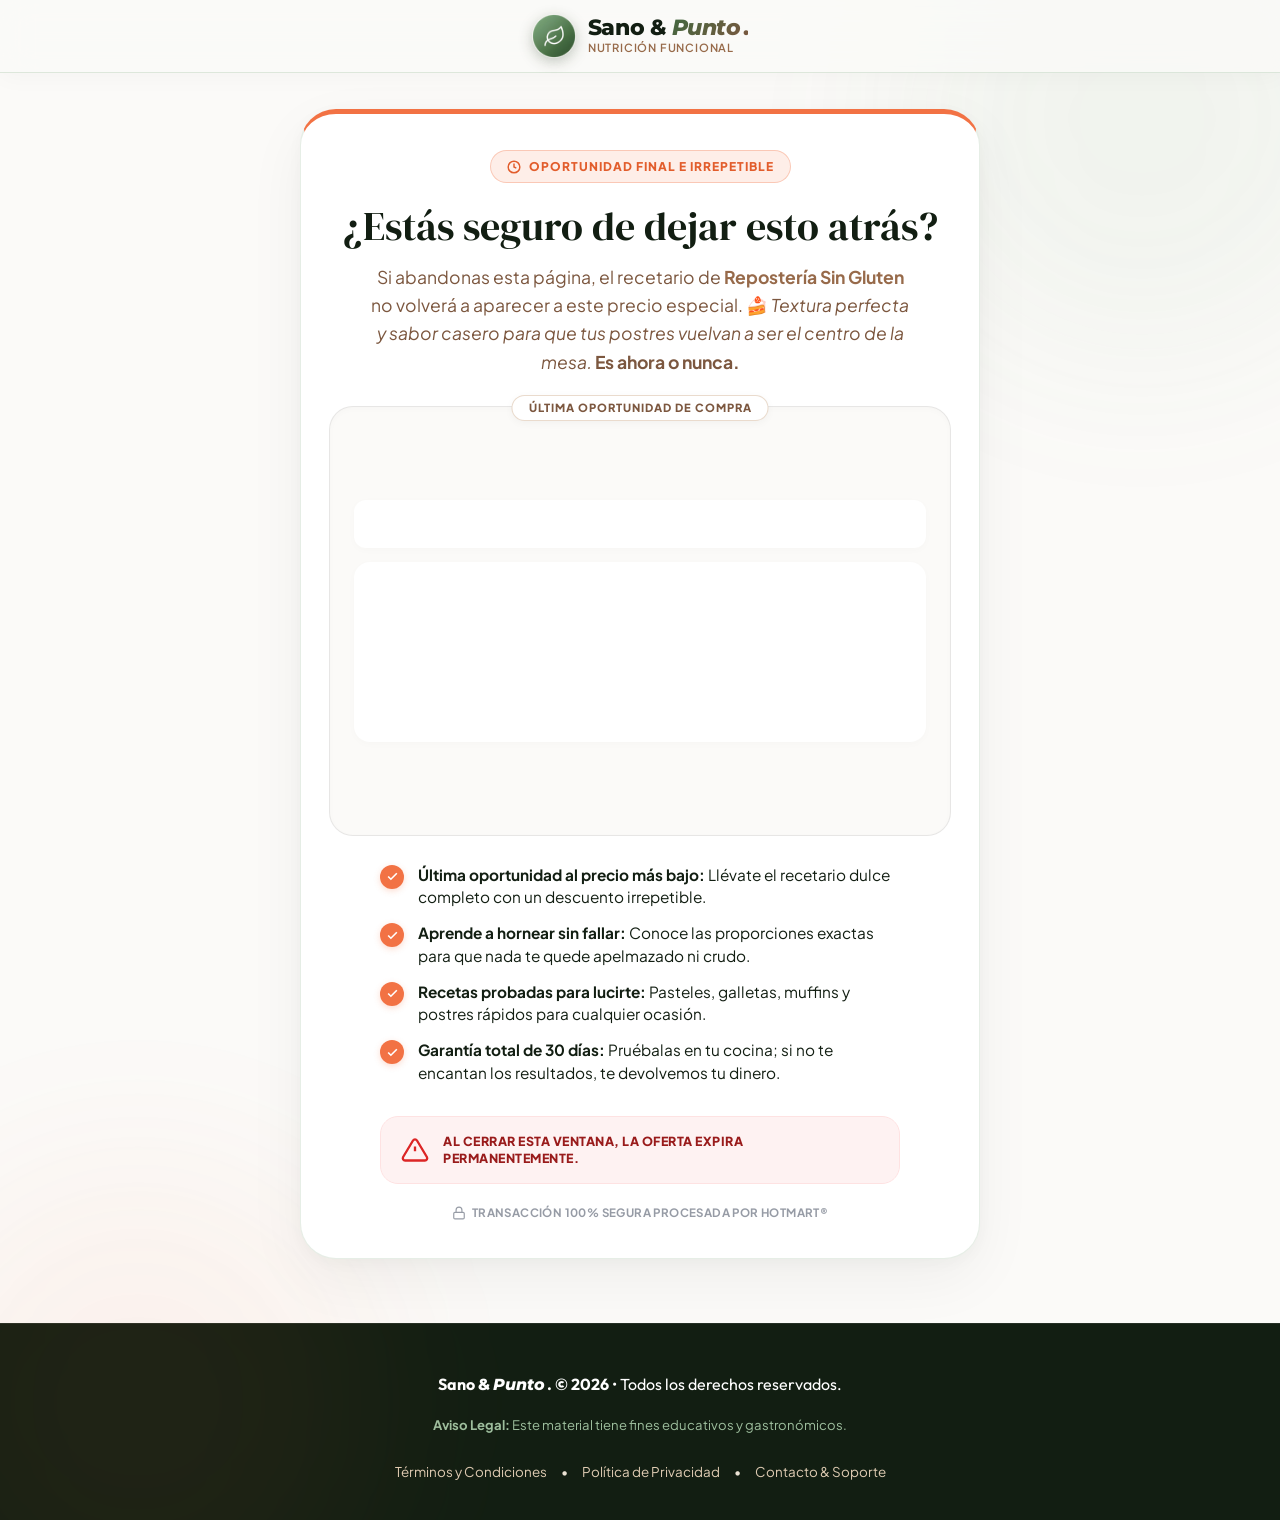
<file: downsell/index.html>
<!DOCTYPE html>
<html lang="es">
<head>
    <meta charset="UTF-8">
    <meta name="viewport" content="width=device-width, initial-scale=1.0">
    <title>¿Estás seguro de dejar esto atrás? — Repostería Sin Gluten — Sano & Punto</title>
    <meta name="robots" content="noindex, nofollow">
    <meta name="theme-color" content="#2c422c">

    <!-- Google Fonts -->
    <link rel="preconnect" href="https://fonts.googleapis.com">
    <link rel="preconnect" href="https://fonts.gstatic.com" crossorigin>
    <link rel="stylesheet" href="https://fonts.googleapis.com/css2?family=DM+Serif+Display:ital@0;1&family=Montserrat:wght@800&family=Outfit:wght@400;600;700;800;900&family=Plus+Jakarta+Sans:wght@400;600;700&display=swap">

    <!-- Estilos Oficiales Sano & Punto -->
    <link rel="stylesheet" href="../style.css?v=35">

    <!-- Meta Pixel Code -->
    <script>
        !function(f,b,e,v,n,t,s)
        {if(f.fbq)return;n=f.fbq=function(){n.callMethod?
        n.callMethod.apply(n,arguments):n.queue.push(arguments)};
        if(!f._fbq)f._fbq=n;n.push=n;n.loaded=!0;n.version='2.0';
        n.queue=[];t=b.createElement(e);t.async=!0;
        t.src=v;s=b.getElementsByTagName(e)[0];
        s.parentNode.insertBefore(t,s)}(window, document,'script',
        'https://connect.facebook.net/en_US/fbevents.js');
        fbq('init', '1684616382721420');
        fbq('track', 'PageView');
    </script>
    <noscript><img height="1" width="1" style="display:none"
    src="https://www.facebook.com/tr?id=1684616382721420&ev=PageView&noscript=1"
    /></noscript>
    <!-- End Meta Pixel Code -->
</head>
<body class="funnel-body">

    <!-- Elementos de Fondo Ambientales -->
    <div class="funnel-ambient-bg">
        <div class="ambient-blob ambient-blob-1"></div>
        <div class="ambient-blob ambient-blob-warning"></div>
    </div>

    <!-- Encabezado / Logo Oficial Sano & Punto (Floating Glass Bar) -->
    <header class="site-header">
        <div class="container header-container">
            <div class="brand-logo">
                <div class="brand-icon-circle">
                    <img class="brand-logo-img" src="../assets/logo.png" alt="Sano & Punto" width="44" height="44">
                </div>
                <div class="brand-text">
                    <span class="brand-name">
                        Sano <span class="brand-amp">&</span> <span class="brand-gradient"><em>Punto</em>.</span>
                    </span>
                    <span class="brand-tagline">Nutrición Funcional</span>
                </div>
            </div>
        </div>
    </header>

    <!-- Contenido Principal -->
    <main class="funnel-main">
        <div class="funnel-card funnel-card-downsell">
            
            <!-- Badge de Urgencia -->
            <div class="funnel-badge funnel-badge-warning">
                <svg width="14" height="14" viewBox="0 0 24 24" fill="none" stroke="currentColor" stroke-width="2.5"><circle cx="12" cy="12" r="10"/><polyline points="12 6 12 12 16 14"/></svg>
                <span>Oportunidad Final e Irrepetible</span>
            </div>

            <!-- Titulares -->
            <h1 class="funnel-title">
                ¿Estás seguro de dejar esto atrás?
            </h1>
            
            <p class="funnel-subtitle">
                Si abandonas esta página, el recetario de <span class="highlight-gold">Repostería Sin Gluten</span> no volverá a aparecer a este precio especial. 🍰 <em>Textura perfecta y sabor casero para que tus postres vuelvan a ser el centro de la mesa.</em> <strong>Es ahora o nunca.</strong>
            </p>

            <!-- HOTMART SALES FUNNEL WIDGET CONTAINER -->
            <div class="hotmart-widget-box">
                <div class="hotmart-pill-tag">Última Oportunidad de Compra</div>
                <div id="hotmart-sales-funnel" class="hotmart-funnel-mount">
                    <!-- Skeleton mientras carga el widget de Hotmart -->
                    <div class="hotmart-placeholder-skeleton">
                        <div class="skeleton-line"></div>
                        <div class="skeleton-box"></div>
                    </div>
                </div>
            </div>

            <!-- Lista de Beneficios / Checklist -->
            <div class="funnel-benefits-list">
                <div class="funnel-benefit-item">
                    <div class="funnel-check-icon funnel-check-icon-coral">
                        <svg viewBox="0 0 24 24" fill="none" stroke="currentColor"><polyline points="20 6 9 17 4 12"/></svg>
                    </div>
                    <span><strong>Última oportunidad al precio más bajo:</strong> Llévate el recetario dulce completo con un descuento irrepetible.</span>
                </div>

                <div class="funnel-benefit-item">
                    <div class="funnel-check-icon funnel-check-icon-coral">
                        <svg viewBox="0 0 24 24" fill="none" stroke="currentColor"><polyline points="20 6 9 17 4 12"/></svg>
                    </div>
                    <span><strong>Aprende a hornear sin fallar:</strong> Conoce las proporciones exactas para que nada te quede apelmazado ni crudo.</span>
                </div>

                <div class="funnel-benefit-item">
                    <div class="funnel-check-icon funnel-check-icon-coral">
                        <svg viewBox="0 0 24 24" fill="none" stroke="currentColor"><polyline points="20 6 9 17 4 12"/></svg>
                    </div>
                    <span><strong>Recetas probadas para lucirte:</strong> Pasteles, galletas, muffins y postres rápidos para cualquier ocasión.</span>
                </div>

                <div class="funnel-benefit-item">
                    <div class="funnel-check-icon funnel-check-icon-coral">
                        <svg viewBox="0 0 24 24" fill="none" stroke="currentColor"><polyline points="20 6 9 17 4 12"/></svg>
                    </div>
                    <span><strong>Garantía total de 30 días:</strong> Pruébalas en tu cocina; si no te encantan los resultados, te devolvemos tu dinero.</span>
                </div>
            </div>

            <!-- Alerta de Urgencia -->
            <div class="funnel-urgency-box">
                <svg width="28" height="28" viewBox="0 0 24 24" fill="none" stroke="currentColor" stroke-width="2"><path d="M10.29 3.86L1.82 18a2 2 0 0 0 1.71 3h16.94a2 2 0 0 0 1.71-3L13.71 3.86a2 2 0 0 0-3.42 0z"/><line x1="12" y1="9" x2="12" y2="13"/><line x1="12" y1="17" x2="12.01" y2="17"/></svg>
                <span class="funnel-urgency-text">
                    Al cerrar esta ventana, la oferta expira permanentemente.
                </span>
            </div>

            <div class="funnel-trust-text">
                <svg width="14" height="14" viewBox="0 0 24 24" fill="none" stroke="currentColor" stroke-width="2"><rect x="3" y="11" width="18" height="11" rx="2" ry="2"></rect><path d="M7 11V7a5 5 0 0 1 10 0v4"></path></svg>
                <span>Transacción 100% Segura procesada por Hotmart®</span>
            </div>

        </div>
    </main>

    <!-- Pie de Página / Legales -->
    <footer class="site-footer">
        <div class="container footer-container">
            <div class="footer-brand">
                <strong>Sano <span class="brand-amp">&</span> <span class="brand-gradient"><em>Punto</em>.</span> © 2026</strong> • Todos los derechos reservados.
            </div>
            <p class="footer-disclaimer">
                <strong>Aviso Legal:</strong> Este material tiene fines educativos y gastronómicos.
            </p>
            <div class="footer-links">
                <a href="../terminos.html">Términos y Condiciones</a>
                <span>•</span>
                <a href="../privacidad.html">Política de Privacidad</a>
                <span>•</span>
                <a href="../contacto.html">Contacto & Soporte</a>
            </div>
        </div>
    </footer>

    <!-- Integración del Script de Hotmart Checkout Elements -->
    <script src="https://checkout.hotmart.com/lib/hotmart-checkout-elements.js"></script>
    <script>
        function mountHotmartWidget() {
            if (window.checkoutElements) {
                try {
                    window.checkoutElements.init('salesFunnel').mount('#hotmart-sales-funnel');
                } catch(e) {
                    console.error('Error mounting Hotmart sales funnel:', e);
                }
            }
        }

        if (document.readyState === 'complete' || document.readyState === 'interactive') {
            mountHotmartWidget();
        } else {
            window.addEventListener('DOMContentLoaded', mountHotmartWidget);
        }
        window.addEventListener('load', mountHotmartWidget);
    </script>
</body>
</html>
</file>
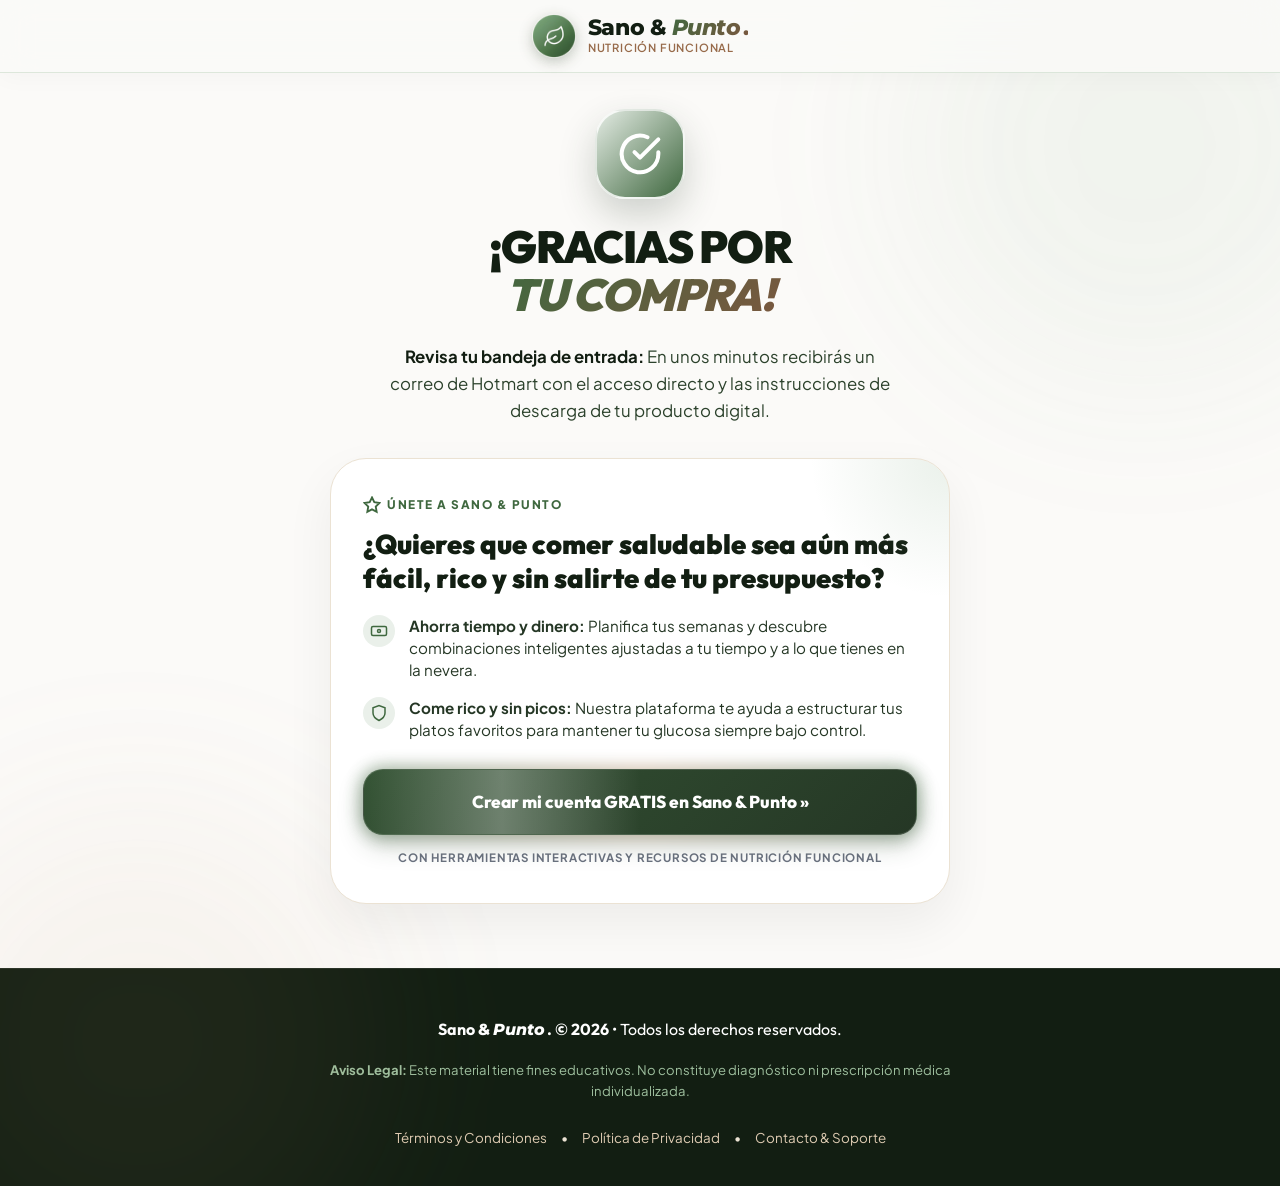
<file: gracias/index.html>
<!DOCTYPE html>
<html lang="es">
<head>
    <meta charset="UTF-8">
    <meta name="viewport" content="width=device-width, initial-scale=1.0">
    <title>¡Gracias por tu compra! — Sano & Punto</title>
    <meta name="robots" content="noindex, nofollow">
    <meta name="theme-color" content="#2c422c">

    <!-- Google Fonts -->
    <link rel="preconnect" href="https://fonts.googleapis.com">
    <link rel="preconnect" href="https://fonts.gstatic.com" crossorigin>
    <link rel="stylesheet" href="https://fonts.googleapis.com/css2?family=DM+Serif+Display:ital@0;1&family=Montserrat:wght@800&family=Outfit:wght@400;600;700;800;900&family=Plus+Jakarta+Sans:wght@400;600;700&display=swap">

    <!-- Estilos Oficiales Sano & Punto -->
    <link rel="stylesheet" href="../style.css?v=35">

    <!-- Meta Pixel Code -->
    <script>
        !function(f,b,e,v,n,t,s)
        {if(f.fbq)return;n=f.fbq=function(){n.callMethod?
        n.callMethod.apply(n,arguments):n.queue.push(arguments)};
        if(!f._fbq)f._fbq=n;n.push=n;n.loaded=!0;n.version='2.0';
        n.queue=[];t=b.createElement(e);t.async=!0;
        t.src=v;s=b.getElementsByTagName(e)[0];
        s.parentNode.insertBefore(t,s)}(window, document,'script',
        'https://connect.facebook.net/en_US/fbevents.js');
        fbq('init', '1684616382721420');
        fbq('track', 'PageView');
    </script>
    <noscript><img height="1" width="1" style="display:none"
    src="https://www.facebook.com/tr?id=1684616382721420&ev=PageView&noscript=1"
    /></noscript>
    <!-- End Meta Pixel Code -->
</head>
<body class="funnel-body">

    <!-- Elementos de Fondo Ambientales -->
    <div class="funnel-ambient-bg">
        <div class="ambient-blob ambient-blob-1"></div>
        <div class="ambient-blob ambient-blob-2"></div>
    </div>

    <!-- Encabezado / Logo Oficial Sano & Punto (Floating Glass Bar) -->
    <header class="site-header">
        <div class="container header-container">
            <div class="brand-logo">
                <div class="brand-icon-circle">
                    <img class="brand-logo-img" src="../assets/logo.png" alt="Sano & Punto" width="44" height="44">
                </div>
                <div class="brand-text">
                    <span class="brand-name">
                        Sano <span class="brand-amp">&</span> <span class="brand-gradient"><em>Punto</em>.</span>
                    </span>
                    <span class="brand-tagline">Nutrición Funcional</span>
                </div>
            </div>
        </div>
    </header>

    <!-- Contenido Principal -->
    <main class="funnel-main">
        <div class="gracias-hero-wrapper">
            
            <!-- Icono de Confirmación / Celebración -->
            <div class="gracias-icon-badge">
                <svg viewBox="0 0 24 24" fill="none" stroke="currentColor" stroke-width="2.2" stroke-linecap="round" stroke-linejoin="round">
                    <path d="M22 11.08V12a10 10 0 1 1-5.93-9.14"/>
                    <polyline points="22 4 12 14.01 9 11.01"/>
                </svg>
            </div>

            <!-- Título de Agradecimiento -->
            <h1 class="gracias-title">
                ¡GRACIAS POR <br>
                <span class="gracias-title-gradient">TU COMPRA!</span>
            </h1>

            <p class="gracias-lead">
                <strong>Revisa tu bandeja de entrada:</strong> En unos minutos recibirás un correo de Hotmart con el acceso directo y las instrucciones de descarga de tu producto digital.
            </p>

            <!-- Tarjeta Invitación a la App Sano & Punto -->
            <div class="gracias-app-card">
                
                <div class="gracias-app-tag">
                    <svg width="18" height="18" viewBox="0 0 24 24" fill="none" stroke="currentColor" stroke-width="2.5"><polygon points="12 2 15.09 8.26 22 9.27 17 14.14 18.18 21.02 12 17.77 5.82 21.02 7 14.14 2 9.27 8.91 8.26 12 2"/></svg>
                    <span>Únete a Sano & Punto</span>
                </div>

                <h3 class="gracias-app-title">
                    ¿Quieres que comer saludable sea aún más fácil, rico y sin salirte de tu presupuesto?
                </h3>

                <div class="gracias-app-features">
                    <div class="gracias-app-item">
                        <div class="gracias-app-item-icon">
                            <svg width="18" height="18" viewBox="0 0 24 24" fill="none" stroke="currentColor" stroke-width="2"><rect x="2" y="6" width="20" height="12" rx="2"/><circle cx="12" cy="12" r="2"/><path d="M6 12h.01M18 12h.01"/></svg>
                        </div>
                        <div>
                            <strong>Ahorra tiempo y dinero:</strong> Planifica tus semanas y descubre combinaciones inteligentes ajustadas a tu tiempo y a lo que tienes en la nevera.
                        </div>
                    </div>

                    <div class="gracias-app-item">
                        <div class="gracias-app-item-icon">
                            <svg width="18" height="18" viewBox="0 0 24 24" fill="none" stroke="currentColor" stroke-width="2"><path d="M12 22s8-4 8-10V5l-8-3-8 3v7c0 6 8 10 8 10z"/></svg>
                        </div>
                        <div>
                            <strong>Come rico y sin picos:</strong> Nuestra plataforma te ayuda a estructurar tus platos favoritos para mantener tu glucosa siempre bajo control.
                        </div>
                    </div>
                </div>

                <!-- Botón de Registro Gratuito -->
                <div class="gracias-btn-shine-wrap">
                    <div class="gracias-btn-glow"></div>
                    <a href="https://sanoypunto.app/auth/register" class="gracias-btn">
                        <span>Crear mi cuenta GRATIS en Sano & Punto »</span>
                        <div class="btn-sweep-shine"></div>
                    </a>
                </div>

                <p class="gracias-footer-note">
                    Con herramientas interactivas y recursos de nutrición funcional
                </p>

            </div>

        </div>
    </main>

    <!-- Pie de Página / Legales -->
    <footer class="site-footer">
        <div class="container footer-container">
            <div class="footer-brand">
                <strong>Sano <span class="brand-amp">&</span> <span class="brand-gradient"><em>Punto</em>.</span> © 2026</strong> • Todos los derechos reservados.
            </div>
            <p class="footer-disclaimer">
                <strong>Aviso Legal:</strong> Este material tiene fines educativos. No constituye diagnóstico ni prescripción médica individualizada.
            </p>
            <div class="footer-links">
                <a href="../terminos.html">Términos y Condiciones</a>
                <span>•</span>
                <a href="../privacidad.html">Política de Privacidad</a>
                <span>•</span>
                <a href="../contacto.html">Contacto & Soporte</a>
            </div>
        </div>
    </footer>

</body>
</html>
</file>
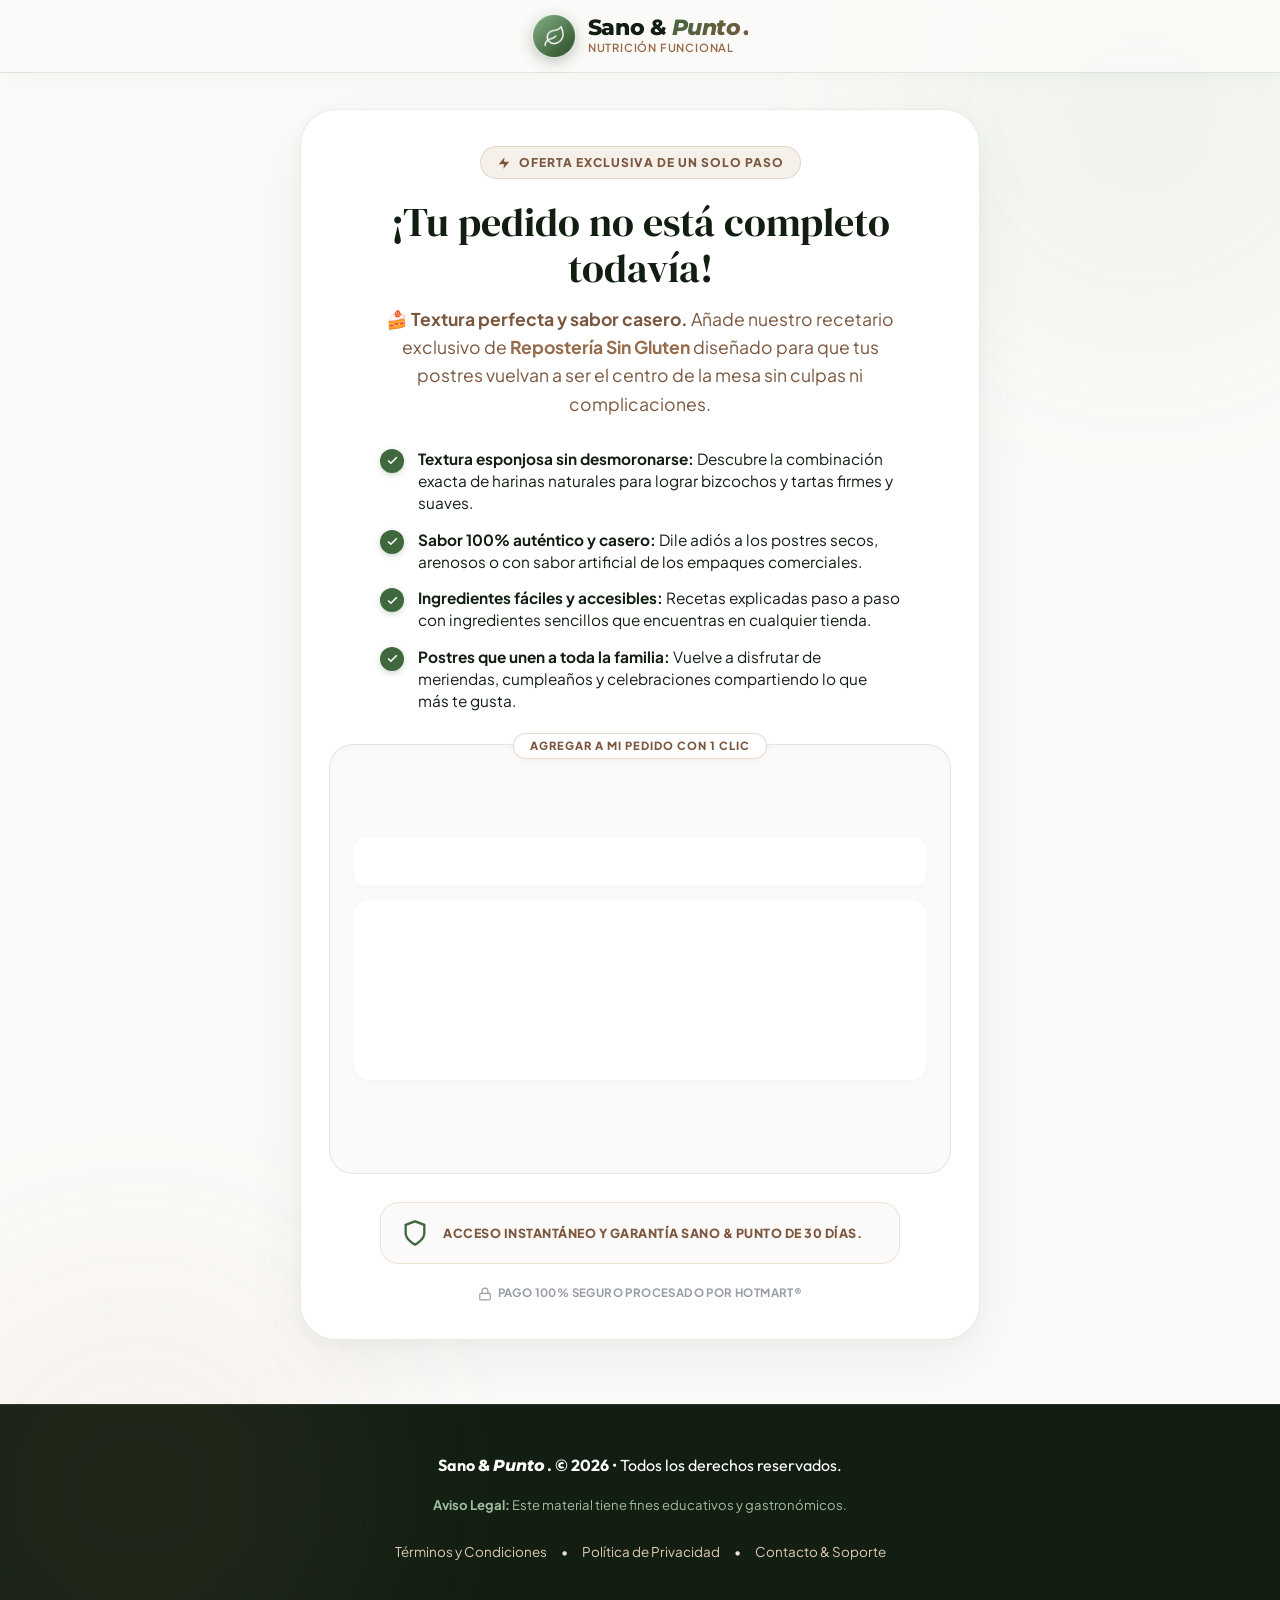
<file: upsell/index.html>
<!DOCTYPE html>
<html lang="es">
<head>
    <meta charset="UTF-8">
    <meta name="viewport" content="width=device-width, initial-scale=1.0">
    <title>¡Tu pedido no está completo! — Repostería Sin Gluten — Sano & Punto</title>
    <meta name="robots" content="noindex, nofollow">
    <meta name="theme-color" content="#2c422c">

    <!-- Google Fonts -->
    <link rel="preconnect" href="https://fonts.googleapis.com">
    <link rel="preconnect" href="https://fonts.gstatic.com" crossorigin>
    <link rel="stylesheet" href="https://fonts.googleapis.com/css2?family=DM+Serif+Display:ital@0;1&family=Montserrat:wght@800&family=Outfit:wght@400;600;700;800;900&family=Plus+Jakarta+Sans:wght@400;600;700&display=swap">

    <!-- Estilos Oficiales Sano & Punto -->
    <link rel="stylesheet" href="../style.css?v=35">

    <!-- Meta Pixel Code -->
    <script>
        !function(f,b,e,v,n,t,s)
        {if(f.fbq)return;n=f.fbq=function(){n.callMethod?
        n.callMethod.apply(n,arguments):n.queue.push(arguments)};
        if(!f._fbq)f._fbq=n;n.push=n;n.loaded=!0;n.version='2.0';
        n.queue=[];t=b.createElement(e);t.async=!0;
        t.src=v;s=b.getElementsByTagName(e)[0];
        s.parentNode.insertBefore(t,s)}(window, document,'script',
        'https://connect.facebook.net/en_US/fbevents.js');
        fbq('init', '1684616382721420');
        fbq('track', 'PageView');
    </script>
    <noscript><img height="1" width="1" style="display:none"
    src="https://www.facebook.com/tr?id=1684616382721420&ev=PageView&noscript=1"
    /></noscript>
    <!-- End Meta Pixel Code -->
</head>
<body class="funnel-body">

    <!-- Elementos de Fondo Ambientales -->
    <div class="funnel-ambient-bg">
        <div class="ambient-blob ambient-blob-1"></div>
        <div class="ambient-blob ambient-blob-2"></div>
    </div>

    <!-- Encabezado / Logo Oficial Sano & Punto (Floating Glass Bar) -->
    <header class="site-header">
        <div class="container header-container">
            <div class="brand-logo">
                <div class="brand-icon-circle">
                    <img class="brand-logo-img" src="../assets/logo.png" alt="Sano & Punto" width="44" height="44">
                </div>
                <div class="brand-text">
                    <span class="brand-name">
                        Sano <span class="brand-amp">&</span> <span class="brand-gradient"><em>Punto</em>.</span>
                    </span>
                    <span class="brand-tagline">Nutrición Funcional</span>
                </div>
            </div>
        </div>
    </header>

    <!-- Contenido Principal -->
    <main class="funnel-main">
        <div class="funnel-card">
            
            <!-- Badge Superior -->
            <div class="funnel-badge">
                <svg width="14" height="14" viewBox="0 0 24 24" fill="currentColor"><polygon points="13 2 3 14 12 14 11 22 21 10 12 10 13 2"/></svg>
                <span>Oferta exclusiva de un solo paso</span>
            </div>

            <!-- Titulares -->
            <h1 class="funnel-title">
                ¡Tu pedido no está completo todavía!
            </h1>
            
            <p class="funnel-subtitle">
                🍰 <strong>Textura perfecta y sabor casero.</strong> Añade nuestro recetario exclusivo de <span class="highlight-gold">Repostería Sin Gluten</span> diseñado para que tus postres vuelvan a ser el centro de la mesa sin culpas ni complicaciones.
            </p>

            <!-- Lista de Beneficios -->
            <div class="funnel-benefits-list">
                <div class="funnel-benefit-item">
                    <div class="funnel-check-icon">
                        <svg viewBox="0 0 24 24" fill="none" stroke="currentColor"><polyline points="20 6 9 17 4 12"/></svg>
                    </div>
                    <span><strong>Textura esponjosa sin desmoronarse:</strong> Descubre la combinación exacta de harinas naturales para lograr bizcochos y tartas firmes y suaves.</span>
                </div>

                <div class="funnel-benefit-item">
                    <div class="funnel-check-icon">
                        <svg viewBox="0 0 24 24" fill="none" stroke="currentColor"><polyline points="20 6 9 17 4 12"/></svg>
                    </div>
                    <span><strong>Sabor 100% auténtico y casero:</strong> Dile adiós a los postres secos, arenosos o con sabor artificial de los empaques comerciales.</span>
                </div>

                <div class="funnel-benefit-item">
                    <div class="funnel-check-icon">
                        <svg viewBox="0 0 24 24" fill="none" stroke="currentColor"><polyline points="20 6 9 17 4 12"/></svg>
                    </div>
                    <span><strong>Ingredientes fáciles y accesibles:</strong> Recetas explicadas paso a paso con ingredientes sencillos que encuentras en cualquier tienda.</span>
                </div>

                <div class="funnel-benefit-item">
                    <div class="funnel-check-icon">
                        <svg viewBox="0 0 24 24" fill="none" stroke="currentColor"><polyline points="20 6 9 17 4 12"/></svg>
                    </div>
                    <span><strong>Postres que unen a toda la familia:</strong> Vuelve a disfrutar de meriendas, cumpleaños y celebraciones compartiendo lo que más te gusta.</span>
                </div>
            </div>

            <!-- HOTMART SALES FUNNEL WIDGET CONTAINER -->
            <div class="hotmart-widget-box">
                <div class="hotmart-pill-tag">Agregar a mi Pedido con 1 Clic</div>
                <div id="hotmart-sales-funnel" class="hotmart-funnel-mount">
                    <!-- Skeleton mientras carga el widget de Hotmart -->
                    <div class="hotmart-placeholder-skeleton">
                        <div class="skeleton-line"></div>
                        <div class="skeleton-box"></div>
                    </div>
                </div>
            </div>

            <!-- Garantía y Confianza -->
            <div class="funnel-guarantee-box">
                <svg width="28" height="28" viewBox="0 0 24 24" fill="none" stroke="currentColor" stroke-width="2"><path d="M12 22s8-4 8-10V5l-8-3-8 3v7c0 6 8 10 8 10z"/></svg>
                <span class="funnel-guarantee-text">
                    Acceso instantáneo y garantía Sano & Punto de 30 días.
                </span>
            </div>

            <div class="funnel-trust-text">
                <svg width="14" height="14" viewBox="0 0 24 24" fill="none" stroke="currentColor" stroke-width="2"><rect x="3" y="11" width="18" height="11" rx="2" ry="2"></rect><path d="M7 11V7a5 5 0 0 1 10 0v4"></path></svg>
                <span>Pago 100% seguro procesado por Hotmart®</span>
            </div>

        </div>
    </main>

    <!-- Pie de Página / Legales -->
    <footer class="site-footer">
        <div class="container footer-container">
            <div class="footer-brand">
                <strong>Sano <span class="brand-amp">&</span> <span class="brand-gradient"><em>Punto</em>.</span> © 2026</strong> • Todos los derechos reservados.
            </div>
            <p class="footer-disclaimer">
                <strong>Aviso Legal:</strong> Este material tiene fines educativos y gastronómicos.
            </p>
            <div class="footer-links">
                <a href="../terminos.html">Términos y Condiciones</a>
                <span>•</span>
                <a href="../privacidad.html">Política de Privacidad</a>
                <span>•</span>
                <a href="../contacto.html">Contacto & Soporte</a>
            </div>
        </div>
    </footer>

    <!-- Integración del Script de Hotmart Checkout Elements -->
    <script src="https://checkout.hotmart.com/lib/hotmart-checkout-elements.js"></script>
    <script>
        function mountHotmartWidget() {
            if (window.checkoutElements) {
                try {
                    window.checkoutElements.init('salesFunnel').mount('#hotmart-sales-funnel');
                } catch(e) {
                    console.error('Error mounting Hotmart sales funnel:', e);
                }
            }
        }

        if (document.readyState === 'complete' || document.readyState === 'interactive') {
            mountHotmartWidget();
        } else {
            window.addEventListener('DOMContentLoaded', mountHotmartWidget);
        }
        window.addEventListener('load', mountHotmartWidget);
    </script>
</body>
</html>
</file>
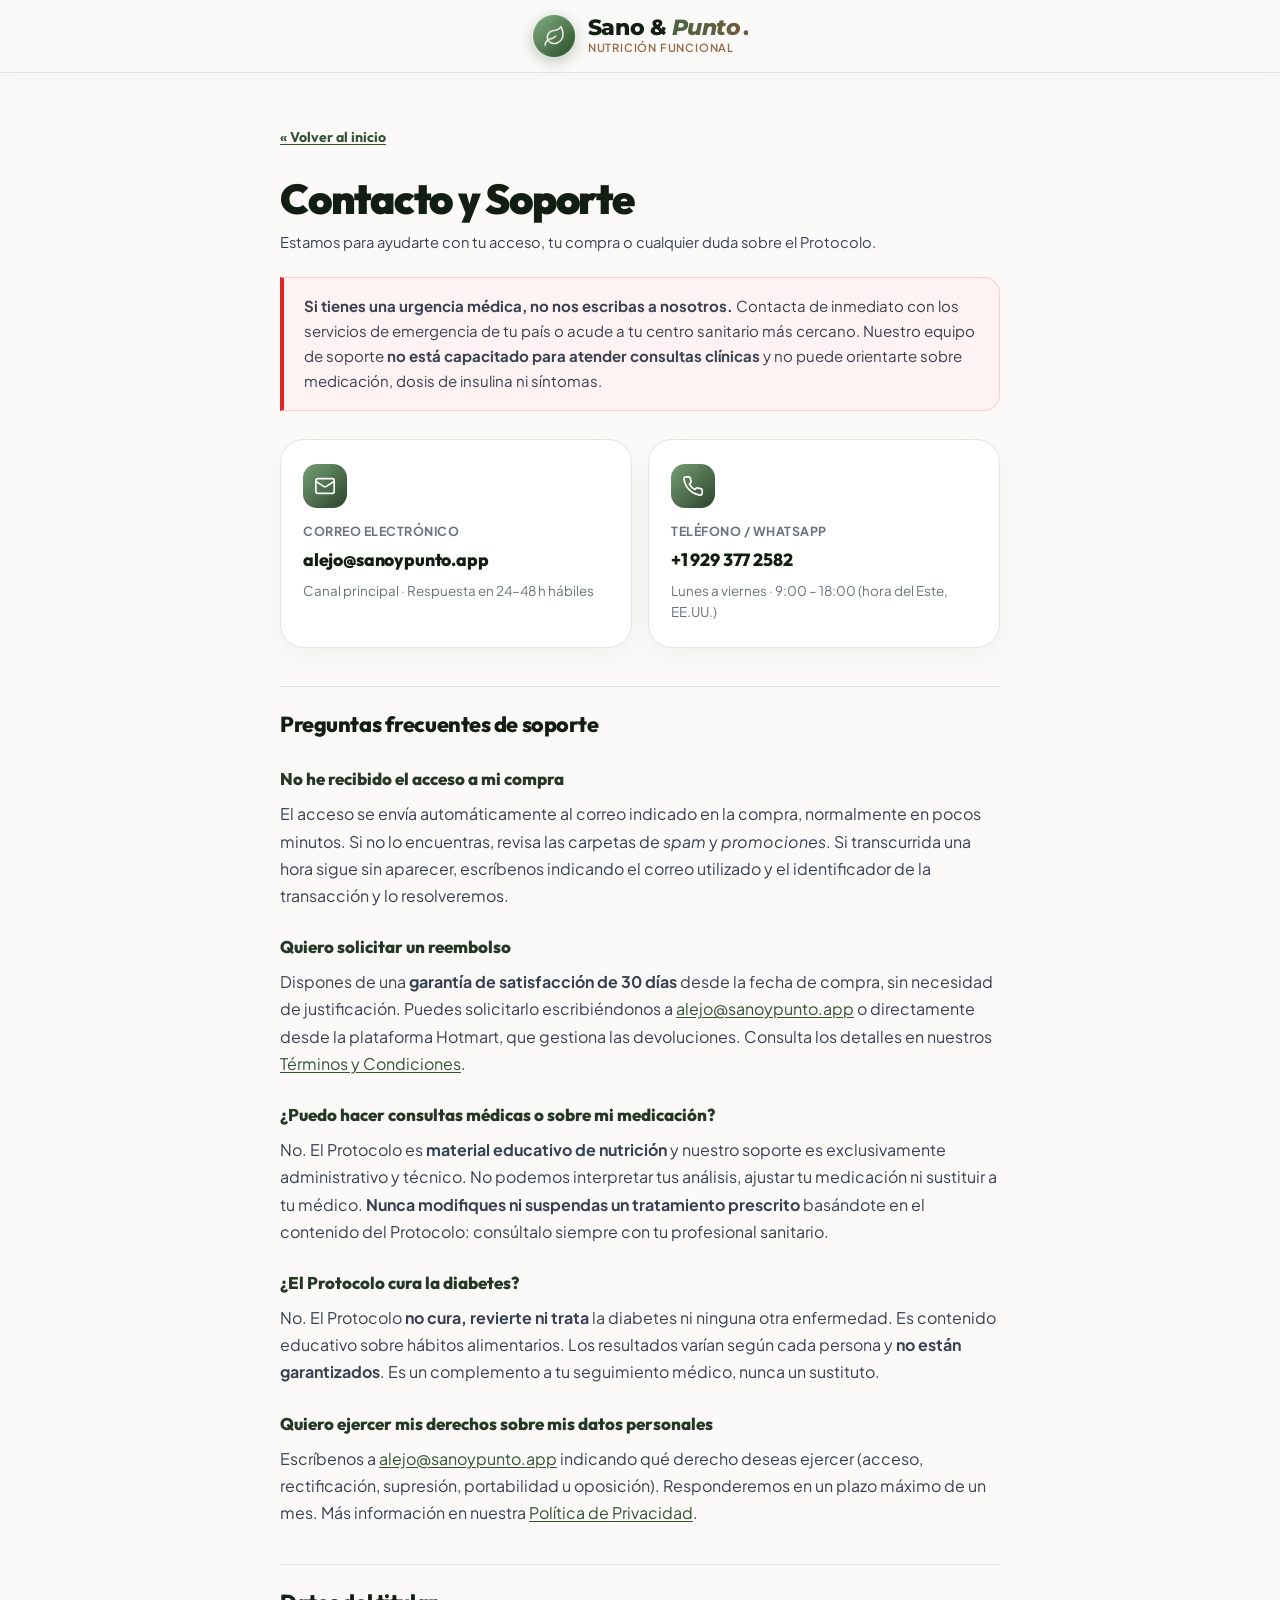
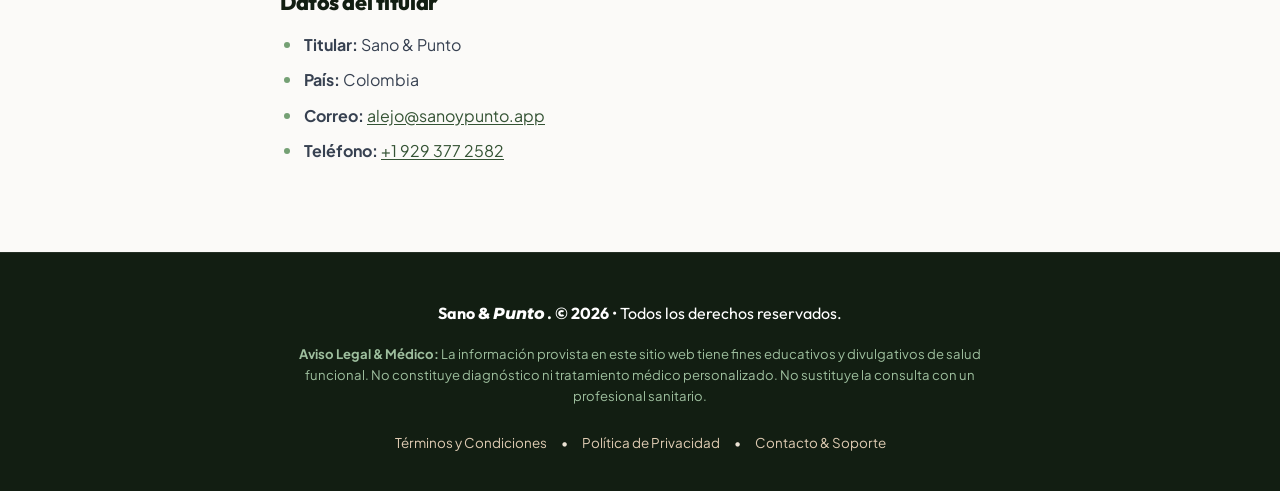
<file: contacto.html>
<!DOCTYPE html>
<html lang="es">
<head>
    <meta charset="UTF-8">
    <meta name="viewport" content="width=device-width, initial-scale=1.0">
    <title>Contacto y Soporte | Sano & Punto.</title>
    <meta name="description" content="Canales de atención y soporte de Sano & Punto. Escríbenos a alejo@sanoypunto.app">
    <meta name="robots" content="noindex, follow">
    <meta name="theme-color" content="#2c422c">

    <link rel="preconnect" href="https://fonts.googleapis.com">
    <link rel="preconnect" href="https://fonts.gstatic.com" crossorigin>
    <link href="https://fonts.googleapis.com/css2?family=DM+Serif+Display:ital@0;1&family=Montserrat:wght@700;800;900&family=Outfit:wght@300;400;500;600;700;800;900&family=Plus+Jakarta+Sans:wght@400;500;600;700&display=swap" rel="stylesheet">

    <link rel="stylesheet" href="style.css?v=8">

    <!-- Microsoft Clarity Tracking Code -->
    <script type="text/javascript">
        (function(c,l,a,r,i,t,y){
            c[a]=c[a]||function(){(c[a].q=c[a].q||[]).push(arguments)};
            t=l.createElement(r);t.async=1;t.src="https://www.clarity.ms/tag/"+i;
            y=l.getElementsByTagName(r)[0];y.parentNode.insertBefore(t,y);
        })(window, document, "clarity", "script", "y4mu209h9z");
    </script>

    <!-- Meta Pixel Code -->
    <script>
        !function(f,b,e,v,n,t,s)
        {if(f.fbq)return;n=f.fbq=function(){n.callMethod?
        n.callMethod.apply(n,arguments):n.queue.push(arguments)};
        if(!f._fbq)f._fbq=n;n.push=n;n.loaded=!0;n.version='2.0';
        n.queue=[];t=b.createElement(e);t.async=!0;
        t.src=v;s=b.getElementsByTagName(e)[0];
        s.parentNode.insertBefore(t,s)}(window, document,'script',
        'https://connect.facebook.net/en_US/fbevents.js');
        fbq('init', '1684616382721420');
        fbq('track', 'PageView');
    </script>
    <noscript><img height="1" width="1" style="display:none"
    src="https://www.facebook.com/tr?id=1684616382721420&ev=PageView&noscript=1"
    /></noscript>
    <!-- End Meta Pixel Code -->
</head>
<body>

    <header class="site-header">
        <div class="container header-container">
            <a class="brand-logo brand-logo-link" href="index.html">
                <div class="brand-icon-circle">
                    <img class="brand-logo-img" src="assets/logo.png" alt="Sano & Punto" width="44" height="44">
                </div>
                <div class="brand-text">
                    <span class="brand-name">
                        Sano <span class="brand-amp">&</span> <span class="brand-gradient"><em>Punto</em>.</span>
                    </span>
                    <span class="brand-tagline">Nutrición Funcional</span>
                </div>
            </a>
        </div>
    </header>

    <main class="legal-page">
        <div class="container legal-container">

            <a class="legal-back" href="index.html">&laquo; Volver al inicio</a>

            <h1 class="legal-title">Contacto y Soporte</h1>
            <p class="legal-updated">Estamos para ayudarte con tu acceso, tu compra o cualquier duda sobre el Protocolo.</p>

            <div class="legal-callout legal-callout-danger">
                <strong>Si tienes una urgencia médica, no nos escribas a nosotros.</strong> Contacta de inmediato con los servicios de emergencia de tu país o acude a tu centro sanitario más cercano. Nuestro equipo de soporte <strong>no está capacitado para atender consultas clínicas</strong> y no puede orientarte sobre medicación, dosis de insulina ni síntomas.
            </div>

            <div class="contact-grid">
                <a class="contact-card" href="mailto:alejo@sanoypunto.app">
                    <div class="contact-icon">
                        <svg viewBox="0 0 24 24" fill="none" stroke="currentColor" stroke-width="1.8" stroke-linecap="round" stroke-linejoin="round">
                            <rect x="2" y="4" width="20" height="16" rx="2"></rect>
                            <path d="m22 7-8.97 5.7a1.94 1.94 0 0 1-2.06 0L2 7"></path>
                        </svg>
                    </div>
                    <span class="contact-label">Correo electrónico</span>
                    <span class="contact-value">alejo@sanoypunto.app</span>
                    <span class="contact-note">Canal principal · Respuesta en 24–48 h hábiles</span>
                </a>

                <a class="contact-card" href="https://wa.me/19293772582" target="_blank" rel="noopener noreferrer">
                    <div class="contact-icon">
                        <svg viewBox="0 0 24 24" fill="none" stroke="currentColor" stroke-width="1.8" stroke-linecap="round" stroke-linejoin="round">
                            <path d="M22 16.92v3a2 2 0 0 1-2.18 2 19.79 19.79 0 0 1-8.63-3.07 19.5 19.5 0 0 1-6-6 19.79 19.79 0 0 1-3.07-8.67A2 2 0 0 1 4.11 2h3a2 2 0 0 1 2 1.72c.13.96.36 1.9.68 2.81a2 2 0 0 1-.45 2.11L8.09 9.91a16 16 0 0 0 6 6l1.27-1.27a2 2 0 0 1 2.11-.45c.91.32 1.85.55 2.81.68A2 2 0 0 1 22 16.92z"></path>
                        </svg>
                    </div>
                    <span class="contact-label">Teléfono / WhatsApp</span>
                    <span class="contact-value">+1 929 377 2582</span>
                    <span class="contact-note">Lunes a viernes · 9:00 – 18:00 (hora del Este, EE.UU.)</span>
                </a>
            </div>

            <h2>Preguntas frecuentes de soporte</h2>

            <h3>No he recibido el acceso a mi compra</h3>
            <p>
                El acceso se envía automáticamente al correo indicado en la compra, normalmente en pocos minutos. Si no lo encuentras, revisa las carpetas de <em>spam</em> y <em>promociones</em>. Si transcurrida una hora sigue sin aparecer, escríbenos indicando el correo utilizado y el identificador de la transacción y lo resolveremos.
            </p>

            <h3>Quiero solicitar un reembolso</h3>
            <p>
                Dispones de una <strong>garantía de satisfacción de 30 días</strong> desde la fecha de compra, sin necesidad de justificación. Puedes solicitarlo escribiéndonos a <a href="mailto:alejo@sanoypunto.app">alejo@sanoypunto.app</a> o directamente desde la plataforma Hotmart, que gestiona las devoluciones. Consulta los detalles en nuestros <a href="terminos.html">Términos y Condiciones</a>.
            </p>

            <h3>¿Puedo hacer consultas médicas o sobre mi medicación?</h3>
            <p>
                No. El Protocolo es <strong>material educativo de nutrición</strong> y nuestro soporte es exclusivamente administrativo y técnico. No podemos interpretar tus análisis, ajustar tu medicación ni sustituir a tu médico. <strong>Nunca modifiques ni suspendas un tratamiento prescrito</strong> basándote en el contenido del Protocolo: consúltalo siempre con tu profesional sanitario.
            </p>

            <h3>¿El Protocolo cura la diabetes?</h3>
            <p>
                No. El Protocolo <strong>no cura, revierte ni trata</strong> la diabetes ni ninguna otra enfermedad. Es contenido educativo sobre hábitos alimentarios. Los resultados varían según cada persona y <strong>no están garantizados</strong>. Es un complemento a tu seguimiento médico, nunca un sustituto.
            </p>

            <h3>Quiero ejercer mis derechos sobre mis datos personales</h3>
            <p>
                Escríbenos a <a href="mailto:alejo@sanoypunto.app">alejo@sanoypunto.app</a> indicando qué derecho deseas ejercer (acceso, rectificación, supresión, portabilidad u oposición). Responderemos en un plazo máximo de un mes. Más información en nuestra <a href="privacidad.html">Política de Privacidad</a>.
            </p>

            <h2>Datos del titular</h2>
            <ul>
                <li><strong>Titular:</strong> Sano &amp; Punto</li>
                <li><strong>País:</strong> Colombia</li>
                <li><strong>Correo:</strong> <a href="mailto:alejo@sanoypunto.app">alejo@sanoypunto.app</a></li>
                <li><strong>Teléfono:</strong> <a href="tel:+19293772582">+1 929 377 2582</a></li>
            </ul>

        </div>
    </main>

    <footer class="site-footer">
        <div class="container footer-container">
            <div class="footer-brand">
                <strong>Sano <span class="brand-amp">&</span> <span class="brand-gradient"><em>Punto</em>.</span> © 2026</strong> • Todos los derechos reservados.
            </div>
            <p class="footer-disclaimer">
                <strong>Aviso Legal & Médico:</strong> La información provista en este sitio web tiene fines educativos y divulgativos de salud funcional. No constituye diagnóstico ni tratamiento médico personalizado. No sustituye la consulta con un profesional sanitario.
            </p>
            <div class="footer-links">
                <a href="terminos.html">Términos y Condiciones</a>
                <span>•</span>
                <a href="privacidad.html">Política de Privacidad</a>
                <span>•</span>
                <a href="contacto.html">Contacto & Soporte</a>
            </div>
        </div>
    </footer>

</body>
</html>
</file>
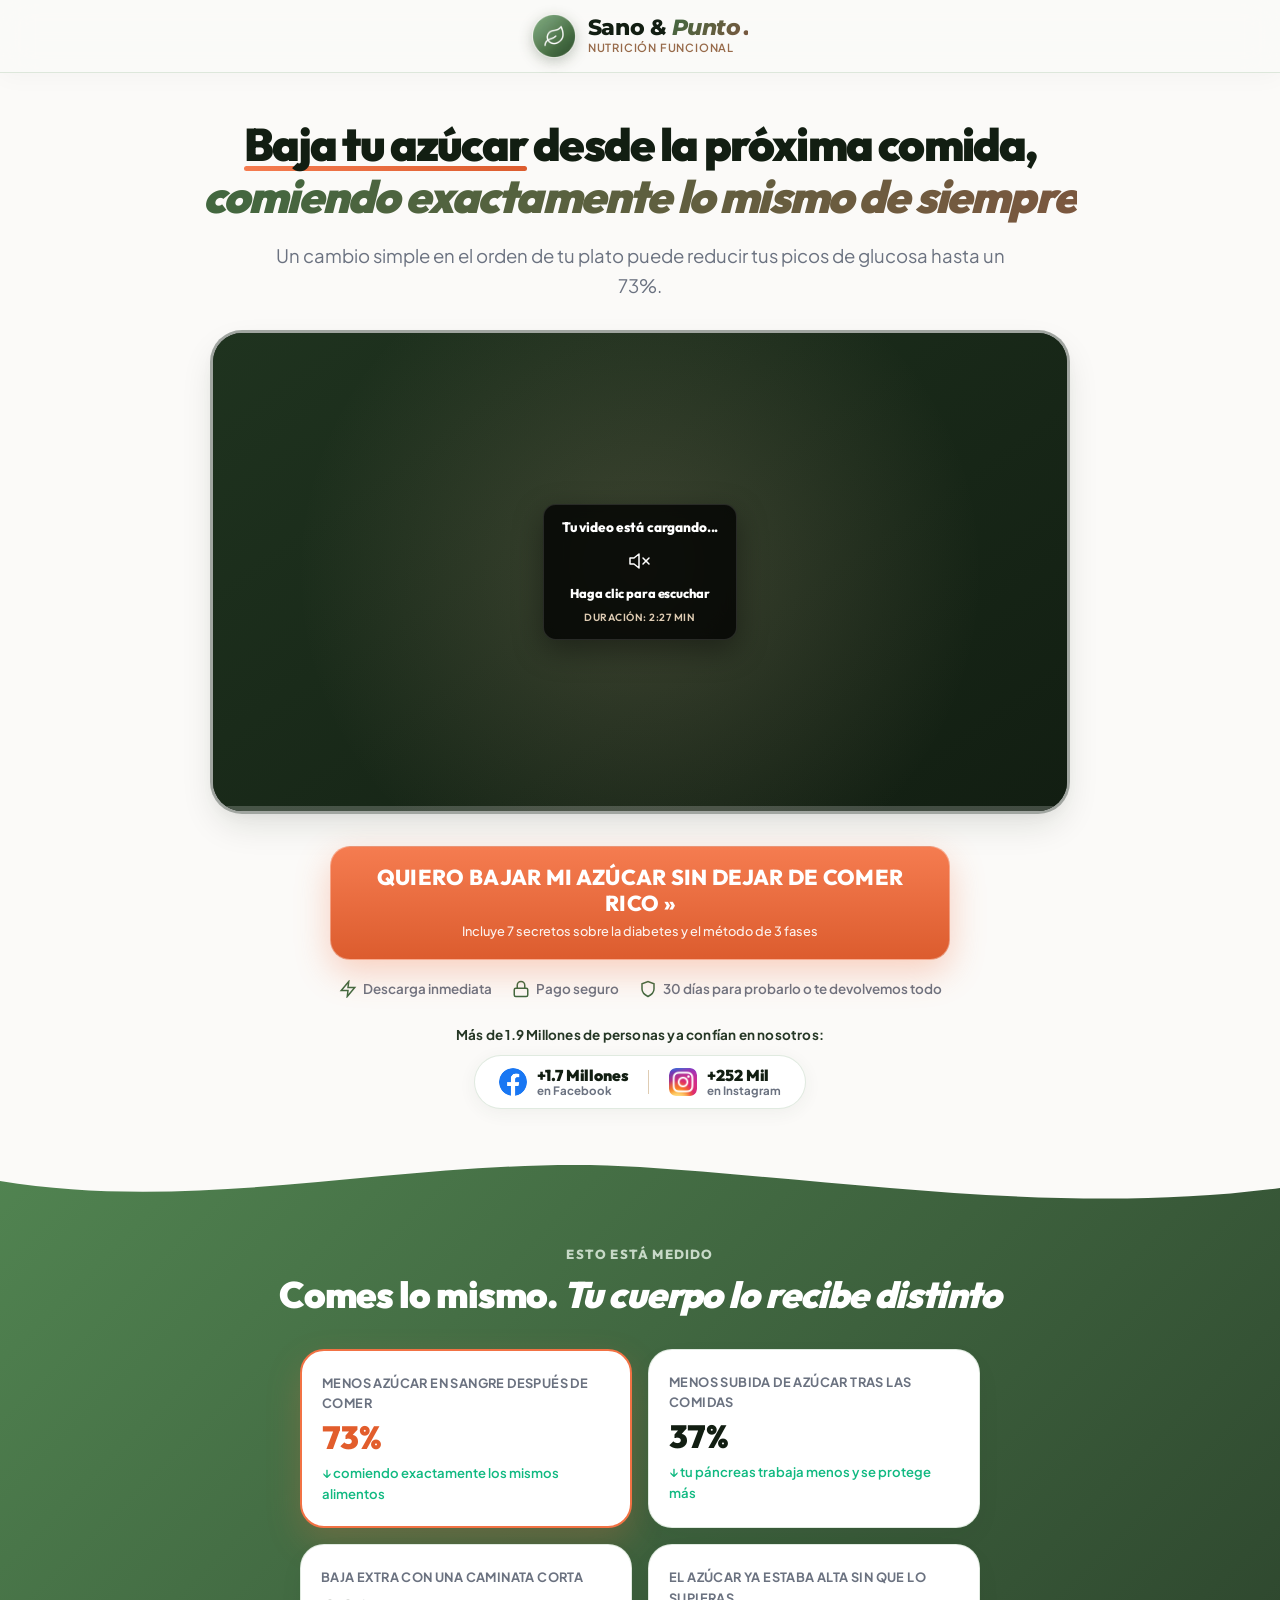
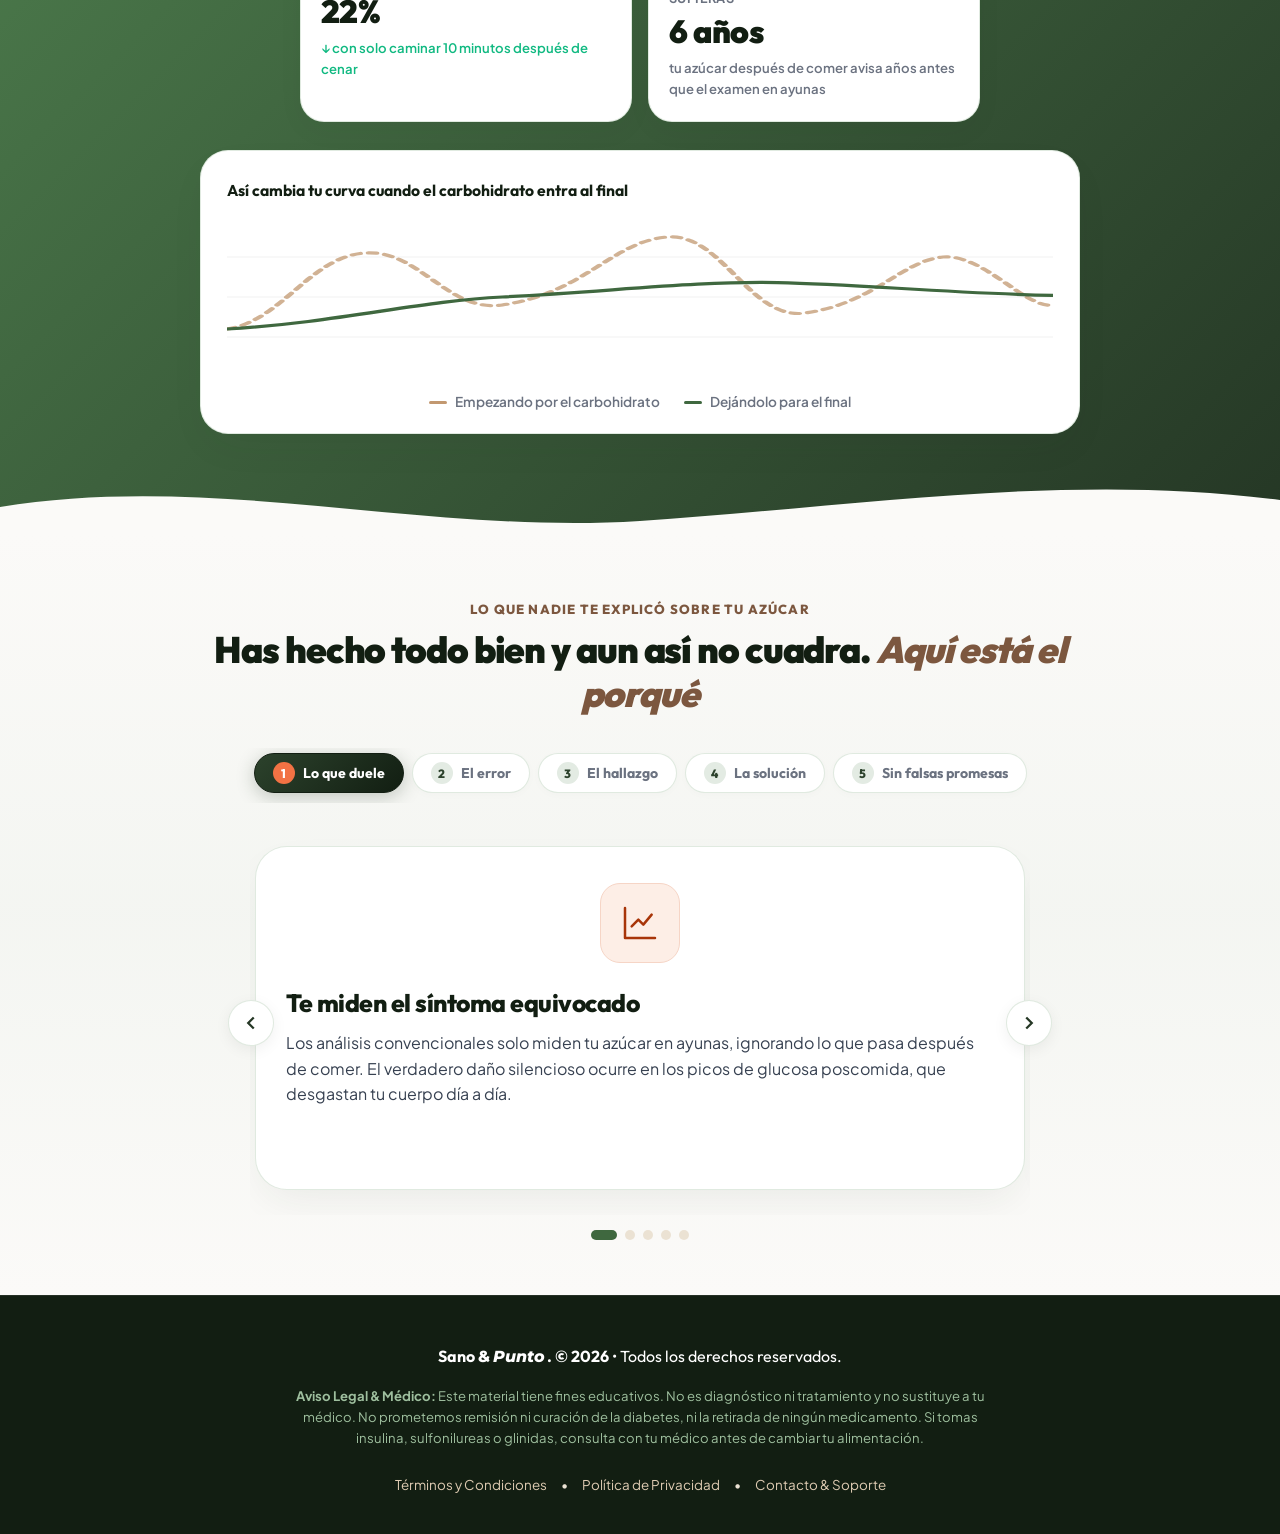
<file: index-backup-latam.html>
<!DOCTYPE html>
<html lang="es">
<head>
    <meta charset="UTF-8">
    <meta name="viewport" content="width=device-width, initial-scale=1.0">
    <title>Controla tu glucosa sin dejar el arroz ni el pan — Método Sano & Punto</title>
    <meta name="description" content="¿Y si el problema nunca fue lo que comes, sino en qué orden lo comes? Protocolo clínico de 3 fases para prediabetes y diabetes tipo 2. Sin dietas restrictivas.">
    <meta name="keywords" content="diabetes tipo 2, prediabetes, control de glucosa, nutricion clinica, resistencia a la insulina, sano y punto">
    <meta name="author" content="Sano & Punto">
    <meta name="theme-color" content="#2c422c">

    <!-- Open Graph / Meta Compartir -->
    <meta property="og:type" content="website">
    <meta property="og:title" content="🎬 Video-Guía: Método Científico para la Diabetes — Sano & Punto">
    <meta property="og:description" content="Aprende cómo comer tus carbohidratos favoritos regulando tu azúcar de forma natural si tienes diabetes o el azúcar alto. Presentación de 3 minutos.">
    <meta property="og:image" content="https://diabetes.sanoypunto.app/assets/diabetes-preview.jpg">

    <!-- Google Fonts con Preconnect (Outfit + Montserrat de Sano & Punto - Carga Directa sin Layout Shift) -->
    <link rel="preconnect" href="https://fonts.googleapis.com">
    <link rel="preconnect" href="https://fonts.gstatic.com" crossorigin>
    <link rel="stylesheet" href="https://fonts.googleapis.com/css2?family=Montserrat:wght@800&family=Outfit:wght@400;600;700;800;900&family=Plus+Jakarta+Sans:wght@400;600;700&display=swap">

    <!-- Estilos de carga ultrarrápida -->
    <link rel="stylesheet" href="style.css?v=34">

    <!-- Microsoft Clarity Tracking Code (Diferido por 2.5s tras el evento load para no bloquear TBT móvil) -->
    <script type="text/javascript">
        window.addEventListener('load', function() {
            setTimeout(function() {
                (function(c,l,a,r,i,t,y){
                    c[a]=c[a]||function(){(c[a].q=c[a].q||[]).push(arguments)};
                    t=l.createElement(r);t.async=1;t.src="https://www.clarity.ms/tag/"+i;
                    y=l.getElementsByTagName(r)[0];y.parentNode.insertBefore(t,y);
                })(window, document, "clarity", "script", "y4mu209h9z");
            }, 2500);
        });
    </script>

    <!-- Meta Pixel Code -->
    <script>
        !function(f,b,e,v,n,t,s)
        {if(f.fbq)return;n=f.fbq=function(){n.callMethod?
        n.callMethod.apply(n,arguments):n.queue.push(arguments)};
        if(!f._fbq)f._fbq=n;n.push=n;n.loaded=!0;n.version='2.0';
        n.queue=[];t=b.createElement(e);t.async=!0;
        t.src=v;s=b.getElementsByTagName(e)[0];
        s.parentNode.insertBefore(t,s)}(window, document,'script',
        'https://connect.facebook.net/en_US/fbevents.js');
        fbq('init', '1684616382721420');
        fbq('track', 'PageView');
    </script>
    <noscript><img height="1" width="1" style="display:none"
    src="https://www.facebook.com/tr?id=1684616382721420&ev=PageView&noscript=1"
    /></noscript>
    <!-- End Meta Pixel Code -->
</head>
<body>

    <!-- Encabezado / Logo Oficial Sano & Punto. (Floating Glass Bar) -->
    <header class="site-header">
        <div class="container header-container">
            <div class="brand-logo">
                <div class="brand-icon-circle">
                    <!-- Logo Oficial Sano & Punto -->
                    <img class="brand-logo-img" src="assets/logo.png" alt="Sano & Punto" width="44" height="44">
                </div>
                <div class="brand-text">
                    <span class="brand-name">
                        Sano <span class="brand-amp">&</span> <span class="brand-gradient"><em>Punto</em>.</span>
                    </span>
                    <span class="brand-tagline">Nutrición Funcional</span>
                </div>
            </div>
        </div>
    </header>

    <!-- Contenido Principal -->
    <main class="main-wrapper">
        
        <!-- SECCIÓN 1: HEADLINE Y GANCHO DIRECTO -->
        <section class="hero-section">
            <div class="container hero-container">
                <h1 class="main-headline">
                    <span class="underline-coral">Baja tu azúcar</span> desde la próxima comida, <span class="highlight-text"><em>comiendo exactamente lo mismo de siempre</em></span>
                </h1>
                <p class="sub-headline">
                    Un cambio simple en el orden de tu plato puede reducir tus picos de glucosa hasta un 73%.
                </p>
            </div>
        </section>

        <!-- SECCIÓN 2: VSL (VIDEO SALES LETTER) -->
        <section class="vsl-section">
            <div class="container vsl-container">
                <div class="vsl-frame" id="vsl-wrapper">
                    <!-- Fachada / Reproductor de Carga Instantánea -->
                    <div class="vsl-facade" id="vsl-facade">
                        <div class="vsl-overlay-glow"></div>
                        <div class="vsl-poster">
                            <div class="vsl-poster-content">
                                <div class="vsl-mute-card">
                                    <span class="vsl-mute-title">Tu video está cargando...</span>
                                    <div class="vsl-mute-icon">
                                        <svg viewBox="0 0 24 24" fill="none" stroke="currentColor" stroke-width="1.5" stroke-linecap="round" stroke-linejoin="round">
                                            <polygon points="11 5 6 9 2 9 2 15 6 15 11 19 11 5"></polygon>
                                            <line x1="15" y1="9" x2="21" y2="15"></line>
                                            <line x1="21" y1="9" x2="15" y2="15"></line>
                                        </svg>
                                    </div>
                                    <span class="vsl-mute-subtitle">Haga clic para escuchar</span>
                                    <span class="vsl-mute-duration">DURACIÓN: 2:27 MIN</span>
                                </div>
                            </div>
                        </div>
                    </div>

                    <!-- Contenedor de Video Real -->
                    <div class="vsl-player-container" id="vsl-player-container" style="display: none;">
                        <video id="vsl-video" playsinline controls preload="none" poster="">
                            <source src="" type="video/mp4">
                            Tu navegador no soporta reproducción de video HTML5.
                        </video>
                    </div>

                    <!-- Barra de progreso visual inferior -->
                    <div class="vsl-progress-bar">
                        <div class="vsl-progress-fill" id="vsl-progress"></div>
                    </div>
                </div>

                <!-- Call to Action Principal Inmediato -->
                <div class="cta-wrapper">
                    <a href="https://pay.hotmart.com/O107226641S?checkoutMode=10&amp;bid=1787101078743" class="btn-primary" id="main-cta-btn">
                        <span class="btn-shine"></span>
                        <span class="btn-text">QUIERO BAJAR MI AZÚCAR SIN DEJAR DE COMER RICO »</span>
                        <span class="btn-subtext">Incluye 7 secretos sobre la diabetes y el método de 3 fases</span>
                    </a>

                    <!-- Sellos de Confianza y Seguridad -->
                    <div class="trust-badges">
                        <div class="trust-item">
                            <svg width="18" height="18" viewBox="0 0 24 24" fill="none" stroke="currentColor" stroke-width="2"><path d="M13 2L3 14h9l-1 8 10-12h-9l1-8z"/></svg>
                            <span>Descarga inmediata</span>
                        </div>
                        <div class="trust-item">
                            <svg width="18" height="18" viewBox="0 0 24 24" fill="none" stroke="currentColor" stroke-width="2"><rect x="3" y="11" width="18" height="11" rx="2" ry="2"></rect><path d="M7 11V7a5 5 0 0 1 10 0v4"></path></svg>
                            <span>Pago seguro</span>
                        </div>
                        <div class="trust-item">
                            <svg width="18" height="18" viewBox="0 0 24 24" fill="none" stroke="currentColor" stroke-width="2"><path d="M12 22s8-4 8-10V5l-8-3-8 3v7c0 6 8 10 8 10z"></path></svg>
                            <span>30 días para probarlo o te devolvemos todo</span>
                        </div>
                    </div>

                    <!-- Barra de Comunidad Oficial (Facebook & Instagram) -->
                    <div class="community-proof-wrapper">
                        <span class="community-proof-headline">Más de 1.9 Millones de personas ya confían en nosotros:</span>
                        <div class="community-proof-bar">
                            <div class="community-badge-item">
                                <img src="assets/facebook-icon.png" alt="Facebook Sano & Punto" class="social-proof-icon social-proof-fb" width="28" height="28">
                                <div class="social-proof-text">
                                    <span class="social-proof-count">+1.7 Millones</span>
                                    <span class="social-proof-label">en Facebook</span>
                                </div>
                            </div>
                            <div class="community-divider" aria-hidden="true"></div>
                            <div class="community-badge-item">
                                <img src="assets/instagram-icon.png" alt="Instagram Sano & Punto" class="social-proof-icon social-proof-ig" width="28" height="28">
                                <div class="social-proof-text">
                                    <span class="social-proof-count">+252 Mil</span>
                                    <span class="social-proof-label">en Instagram</span>
                                </div>
                            </div>
                        </div>
                    </div>
                </div>
            </div>
        </section>

        <!-- SECCIÓN: DASHBOARD DE RESULTADOS (PRUEBA SOCIAL CUANTITATIVA) -->
        <section class="proof-section">
            <div class="wave-divider wave-divider-top" aria-hidden="true">
                <svg viewBox="0 0 1440 100" preserveAspectRatio="none">
                    <path d="M0,0 L0,40 C240,90 480,0 720,20 C960,40 1200,90 1440,50 L1440,0 Z"></path>
                </svg>
            </div>
            <div class="container">
                <div class="section-header">
                    <span class="section-subtitle">ESTO ESTÁ MEDIDO</span>
                    <h2 class="section-title">Comes lo mismo. <em>Tu cuerpo lo recibe distinto</em></h2>
                </div>

                <!--
                    NOTA PARA QUIEN PUBLIQUE ESTE SITIO:
                    Las cuatro tarjetas contienen ahora datos verificables, no cifras de muestra.
                    El 73% y el 37% vienen de Shukla y cols., Diabetes Care 2015 (estudio cruzado
                    en personas con diabetes tipo 2). Los "12 informes" son los documentos internos
                    de investigación del producto. Si cambias alguna cifra, asegúrate de poder
                    citar su fuente: publicar estadísticas de salud sin respaldo puede constituir
                    publicidad engañosa.
                -->
                <div class="proof-dashboard">
                    <div class="stat-card stat-highlight">
                        <span class="stat-label">Menos azúcar en sangre después de comer</span>
                        <span class="stat-value" data-count="73" data-suffix="%">0%</span>
                        <span class="stat-trend trend-down">↓ comiendo exactamente los mismos alimentos</span>
                    </div>
                    <div class="stat-card">
                        <span class="stat-label">Menos subida de azúcar tras las comidas</span>
                        <span class="stat-value" data-count="37" data-suffix="%">0%</span>
                        <span class="stat-trend trend-down">↓ tu páncreas trabaja menos y se protege más</span>
                    </div>
                    <div class="stat-card">
                        <span class="stat-label">Baja extra con una caminata corta</span>
                        <span class="stat-value">22%</span>
                        <span class="stat-trend trend-down">↓ con solo caminar 10 minutos después de cenar</span>
                    </div>
                    <div class="stat-card">
                        <span class="stat-label">El azúcar ya estaba alta sin que lo supieras</span>
                        <span class="stat-value">6 años</span>
                        <span class="stat-trend">tu azúcar después de comer avisa años antes que el examen en ayunas</span>
                    </div>
                </div>

                <div class="glucose-chart-card">
                    <div class="chart-header">
                        <span class="chart-title">Así cambia tu curva cuando el carbohidrato entra al final</span>
                    </div>
                    <svg class="glucose-chart" viewBox="0 0 600 200" preserveAspectRatio="none" aria-hidden="true">
                        <line x1="0" y1="50" x2="600" y2="50" class="chart-gridline"></line>
                        <line x1="0" y1="100" x2="600" y2="100" class="chart-gridline"></line>
                        <line x1="0" y1="150" x2="600" y2="150" class="chart-gridline"></line>
                        <path class="chart-line chart-line-before" d="M0,140 C40,130 60,50 100,45 C140,40 160,120 200,110 C260,95 280,30 320,25 C360,20 380,130 420,120 C470,108 490,55 520,50 C550,46 580,115 600,110" fill="none"></path>
                        <path class="chart-line chart-line-after" d="M0,140 C80,132 140,105 200,100 C280,93 340,80 400,82 C460,84 520,95 600,98" fill="none"></path>
                    </svg>
                    <div class="chart-legend">
                        <span class="legend-item legend-before"><i></i> Empezando por el carbohidrato</span>
                        <span class="legend-item legend-after"><i></i> Dejándolo para el final</span>
                    </div>
                </div>

            </div>
            <div class="wave-divider wave-divider-bottom" aria-hidden="true">
                <svg viewBox="0 0 1440 100" preserveAspectRatio="none">
                    <path d="M0,60 C240,10 480,100 720,80 C960,60 1200,10 1440,50 L1440,100 L0,100 Z"></path>
                </svg>
            </div>
        </section>

        <!-- SECCIÓN 3: STORYTELLING INTERACTIVO (EL VIAJE METABÓLICO) -->
        <section class="storytelling-section">
            <div class="container">
                <div class="section-header">
                    <span class="section-subtitle">LO QUE NADIE TE EXPLICÓ SOBRE TU AZÚCAR</span>
                    <h2 class="section-title">Has hecho todo bien y aun así no cuadra. <em>Aquí está el porqué</em></h2>
                </div>

                <!-- Selector de Pasos Estilo Pill Sano & Punto -->
                <div class="story-steps-indicator" id="story-steps">
                    <button class="step-pill active" data-step="0"><span>1</span> Lo que duele</button>
                    <button class="step-pill" data-step="1"><span>2</span> El error</button>
                    <button class="step-pill" data-step="2"><span>3</span> El hallazgo</button>
                    <button class="step-pill" data-step="3"><span>4</span> La solución</button>
                    <button class="step-pill" data-step="4"><span>5</span> Sin falsas promesas</button>
                </div>

                <!-- Indicador de Deslizar (Solo visible en móviles) -->
                <div class="swipe-hint">
                    <span class="swipe-icon">↔</span> Desliza para explorar tus dolores y la solución
                </div>

                <!-- Slider / Track de Tarjetas Interactivas -->
                <div class="slider-wrapper">
                    <button class="slider-arrow arrow-prev" id="slider-prev" aria-label="Tarjeta anterior">
                        <svg viewBox="0 0 24 24" fill="none" stroke="currentColor" stroke-width="2.5"><polyline points="15 18 9 12 15 6"></polyline></svg>
                    </button>

                    <div class="cards-track" id="cards-track">
                        
                        <!-- Tarjeta 1: El Dolor -->
                        <div class="story-card card-pain" data-index="0">
                            <div class="card-icon-box">
                                <svg width="26" height="26" viewBox="0 0 24 24" fill="none" stroke="currentColor" stroke-width="1.5" stroke-linecap="round" stroke-linejoin="round"><path d="M3 3v18h18"/><path d="M7 14l4-4 3 3 5-6"/></svg>
                            </div>
                            <h3>Te miden el síntoma equivocado</h3>
                            <p>Los análisis convencionales solo miden tu azúcar en ayunas, ignorando lo que pasa después de comer. El verdadero daño silencioso ocurre en los picos de glucosa poscomida, que desgastan tu cuerpo día a día.</p>
                        </div>

                        <!-- Tarjeta 2: El Error Común -->
                        <div class="story-card card-error" data-index="1">
                            <div class="card-icon-box">
                                <svg width="26" height="26" viewBox="0 0 24 24" fill="none" stroke="currentColor" stroke-width="1.5" stroke-linecap="round" stroke-linejoin="round"><circle cx="12" cy="12" r="9"/><path d="M15 9l-6 6M9 9l6 6"/></svg>
                            </div>
                            <h3>Los carbohidratos no son tus enemigos</h3>
                            <p>Eliminar el pan, las arepas o el arroz solo te genera ansiedad y destruye tu energía. La solución no es prohibirte tu comida favorita, sino aprender a consumirla de forma inteligente.</p>
                        </div>

                        <!-- Tarjeta 3: La Clave Científica -->
                        <div class="story-card card-science" data-index="2">
                            <div class="card-icon-box">
                                <svg width="26" height="26" viewBox="0 0 24 24" fill="none" stroke="currentColor" stroke-width="1.5" stroke-linecap="round" stroke-linejoin="round"><circle cx="12" cy="12" r="9"/><path d="M12 3a9 9 0 0 1 0 18"/><path d="M12 12h9"/></svg>
                            </div>
                            <h3>El secreto está en el orden</h3>
                            <p>Si comes primero la verdura, luego la proteína y al final el carbohidrato, creas una barrera natural en tu estómago. El azúcar se absorbe poco a poco, evitando picos de glucosa sin cambiar de menú.</p>
                        </div>

                        <!-- Tarjeta 4: El Método Sano & Punto -->
                        <div class="story-card card-method" data-index="3">
                            <div class="card-icon-box">
                                <svg width="26" height="26" viewBox="0 0 24 24" fill="none" stroke="currentColor" stroke-width="1.5" stroke-linecap="round" stroke-linejoin="round"><path d="M4 19h16"/><path d="M6 19v-5"/><path d="M12 19V9"/><path d="M18 19V5"/></svg>
                            </div>
                            <h3>El Método Sano & Punto</h3>
                            <p>Un protocolo sencillo de 3 fases diseñado para personas reales. Aprenderás a identificar picos ocultos, dominar el orden de tu plato y disfrutar de asados o restaurantes familiares sin miedo ni culpas.</p>
                        </div>

                        <!-- Tarjeta 5: El Resultado Transformador -->
                        <div class="story-card card-success" data-index="4">
                            <div class="card-icon-box">
                                <svg width="26" height="26" viewBox="0 0 24 24" fill="none" stroke="currentColor" stroke-width="1.5" stroke-linecap="round" stroke-linejoin="round"><path d="M12 3l7 3v6c0 4-3 7-7 9-4-2-7-5-7-9V6z"/><path d="M9 12l2 2 4-4"/></svg>
                            </div>
                            <h3>Resultados medibles en tu glucómetro</h3>
                            <p>No prometemos milagros ni que dejes tu medicación. Lo que sí te garantizamos es que verás números más bajos en tu glucómetro 2 horas después de comer, sintiéndote con más energía, libre de ansiedad y sin los molestos mareos o síntomas típicos del azúcar descontrolada. Si no es así, te devolvemos tu dinero de inmediato.</p>
                        </div>

                    </div>

                    <button class="slider-arrow arrow-next" id="slider-next" aria-label="Siguiente tarjeta">
                        <svg viewBox="0 0 24 24" fill="none" stroke="currentColor" stroke-width="2.5"><polyline points="9 18 15 12 9 6"></polyline></svg>
                    </button>
                </div>

                <!-- Paginación de Puntos Móvil -->
                <div class="slider-dots" id="slider-dots">
                    <span class="dot active"></span>
                    <span class="dot"></span>
                    <span class="dot"></span>
                    <span class="dot"></span>
                    <span class="dot"></span>
                </div>

            </div>
        </section>

    </main>

    <!-- BARRA CTA FIJA (SOLO MÓVIL, APARECE AL HACER SCROLL) -->
    <div class="sticky-mobile-cta" id="sticky-mobile-cta">
        <a href="https://pay.hotmart.com/O107226641S?checkoutMode=10&amp;bid=1787101078743" class="btn-sticky">
            EMPIEZA HOY A COMER SANO Y RICO »
        </a>
    </div>

    <!-- PIE DE PÁGINA / LEGALES -->
    <footer class="site-footer">
        <div class="container footer-container">
            <div class="footer-brand">
                <strong>Sano <span class="brand-amp">&</span> <span class="brand-gradient"><em>Punto</em>.</span> © 2026</strong> • Todos los derechos reservados.
            </div>
            <p class="footer-disclaimer">
                <strong>Aviso Legal & Médico:</strong> Este material tiene fines educativos. No es diagnóstico ni tratamiento y no sustituye a tu médico. No prometemos remisión ni curación de la diabetes, ni la retirada de ningún medicamento. Si tomas insulina, sulfonilureas o glinidas, consulta con tu médico antes de cambiar tu alimentación.
            </p>
            <div class="footer-links">
                <a href="terminos.html">Términos y Condiciones</a>
                <span>•</span>
                <a href="privacidad.html">Política de Privacidad</a>
                <span>•</span>
                <a href="contacto.html">Contacto & Soporte</a>
            </div>
        </div>
    </footer>

    <!-- Script Ultraligero -->
    <script src="app.js?v=33"></script>
</body>
</html>
</file>
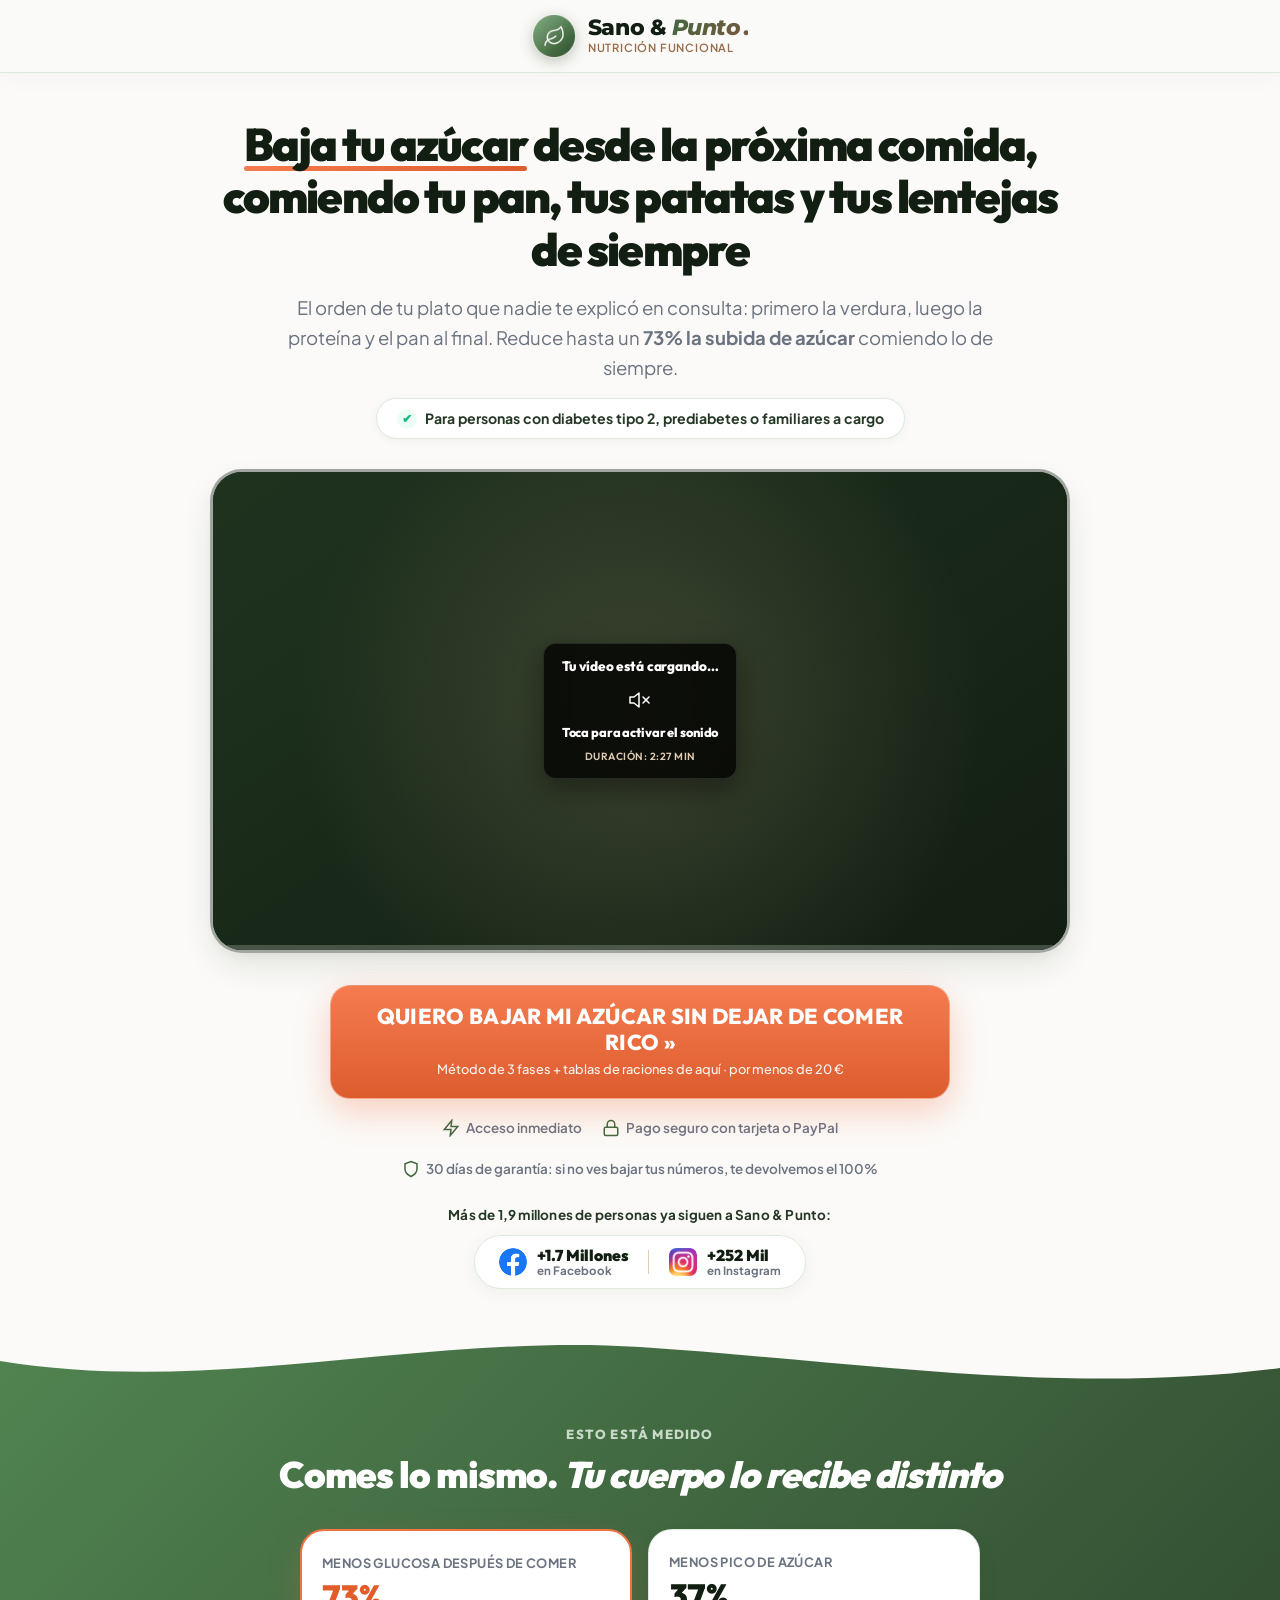
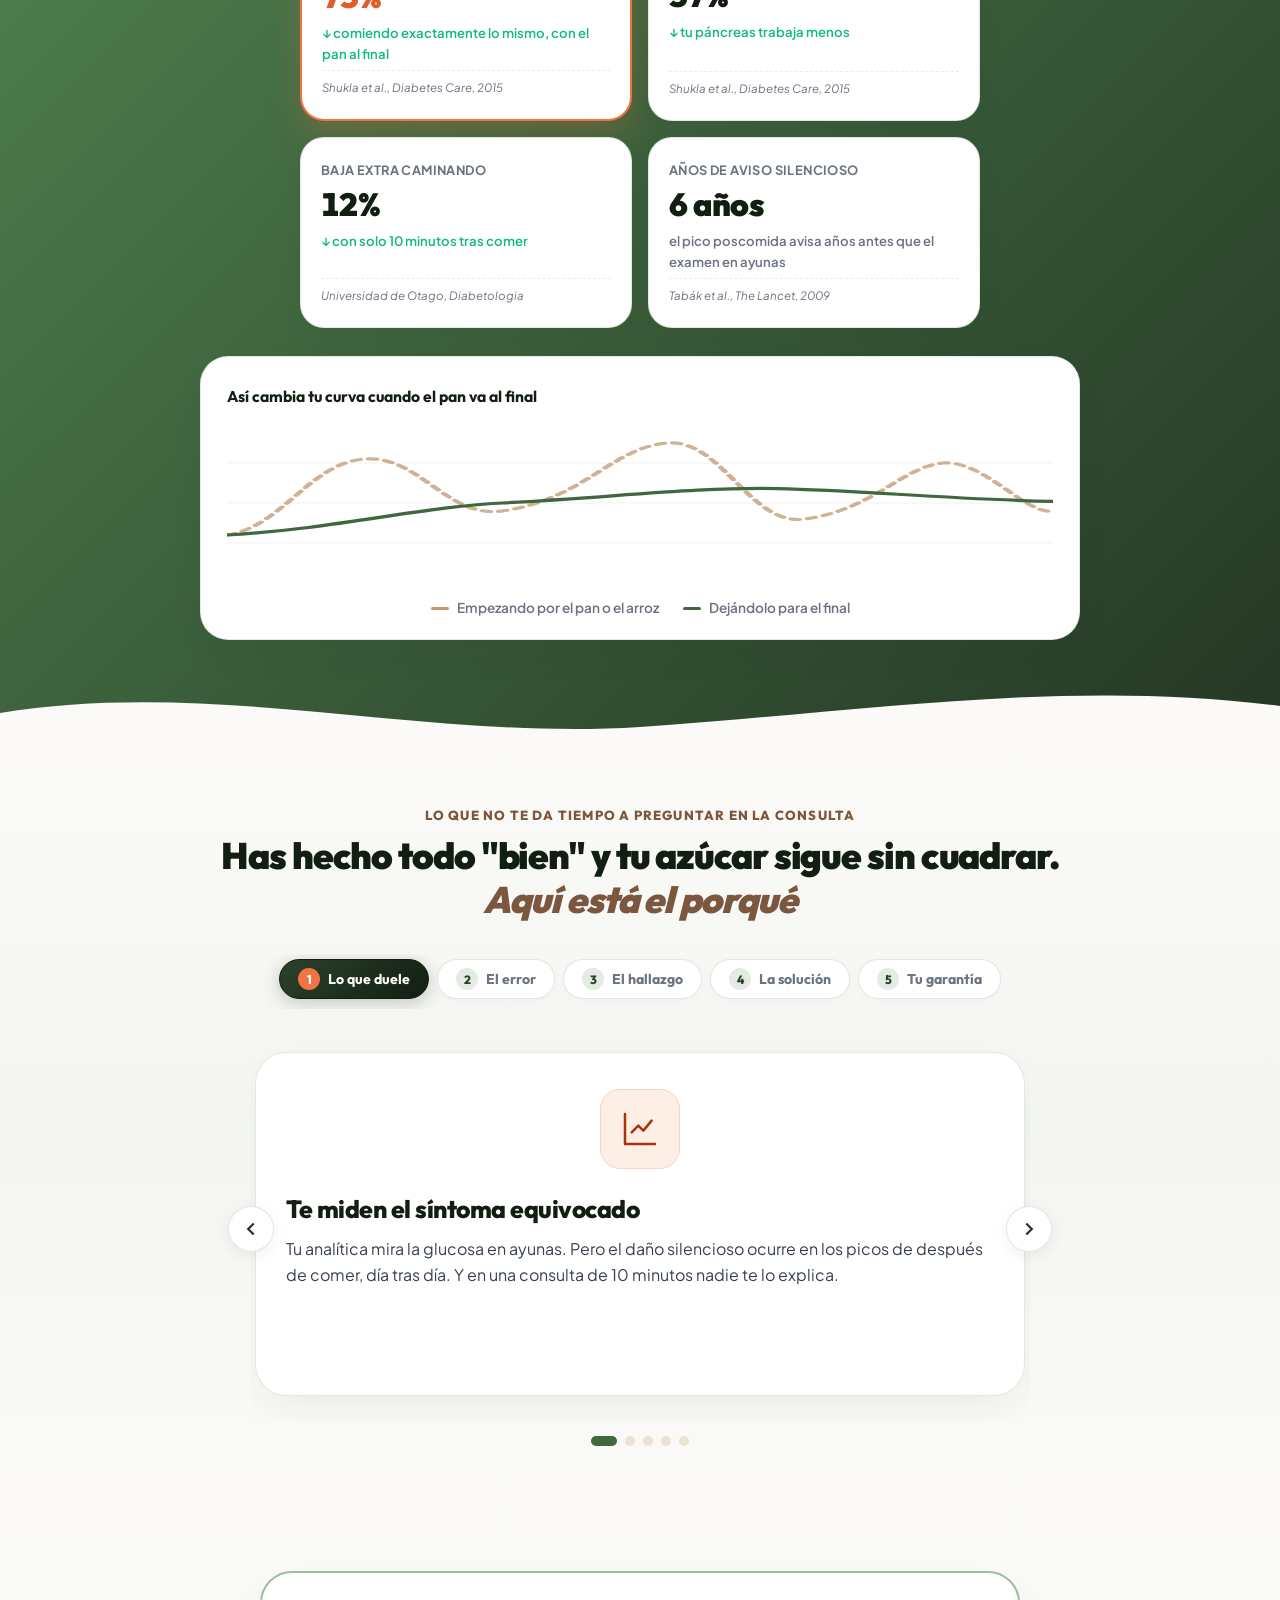
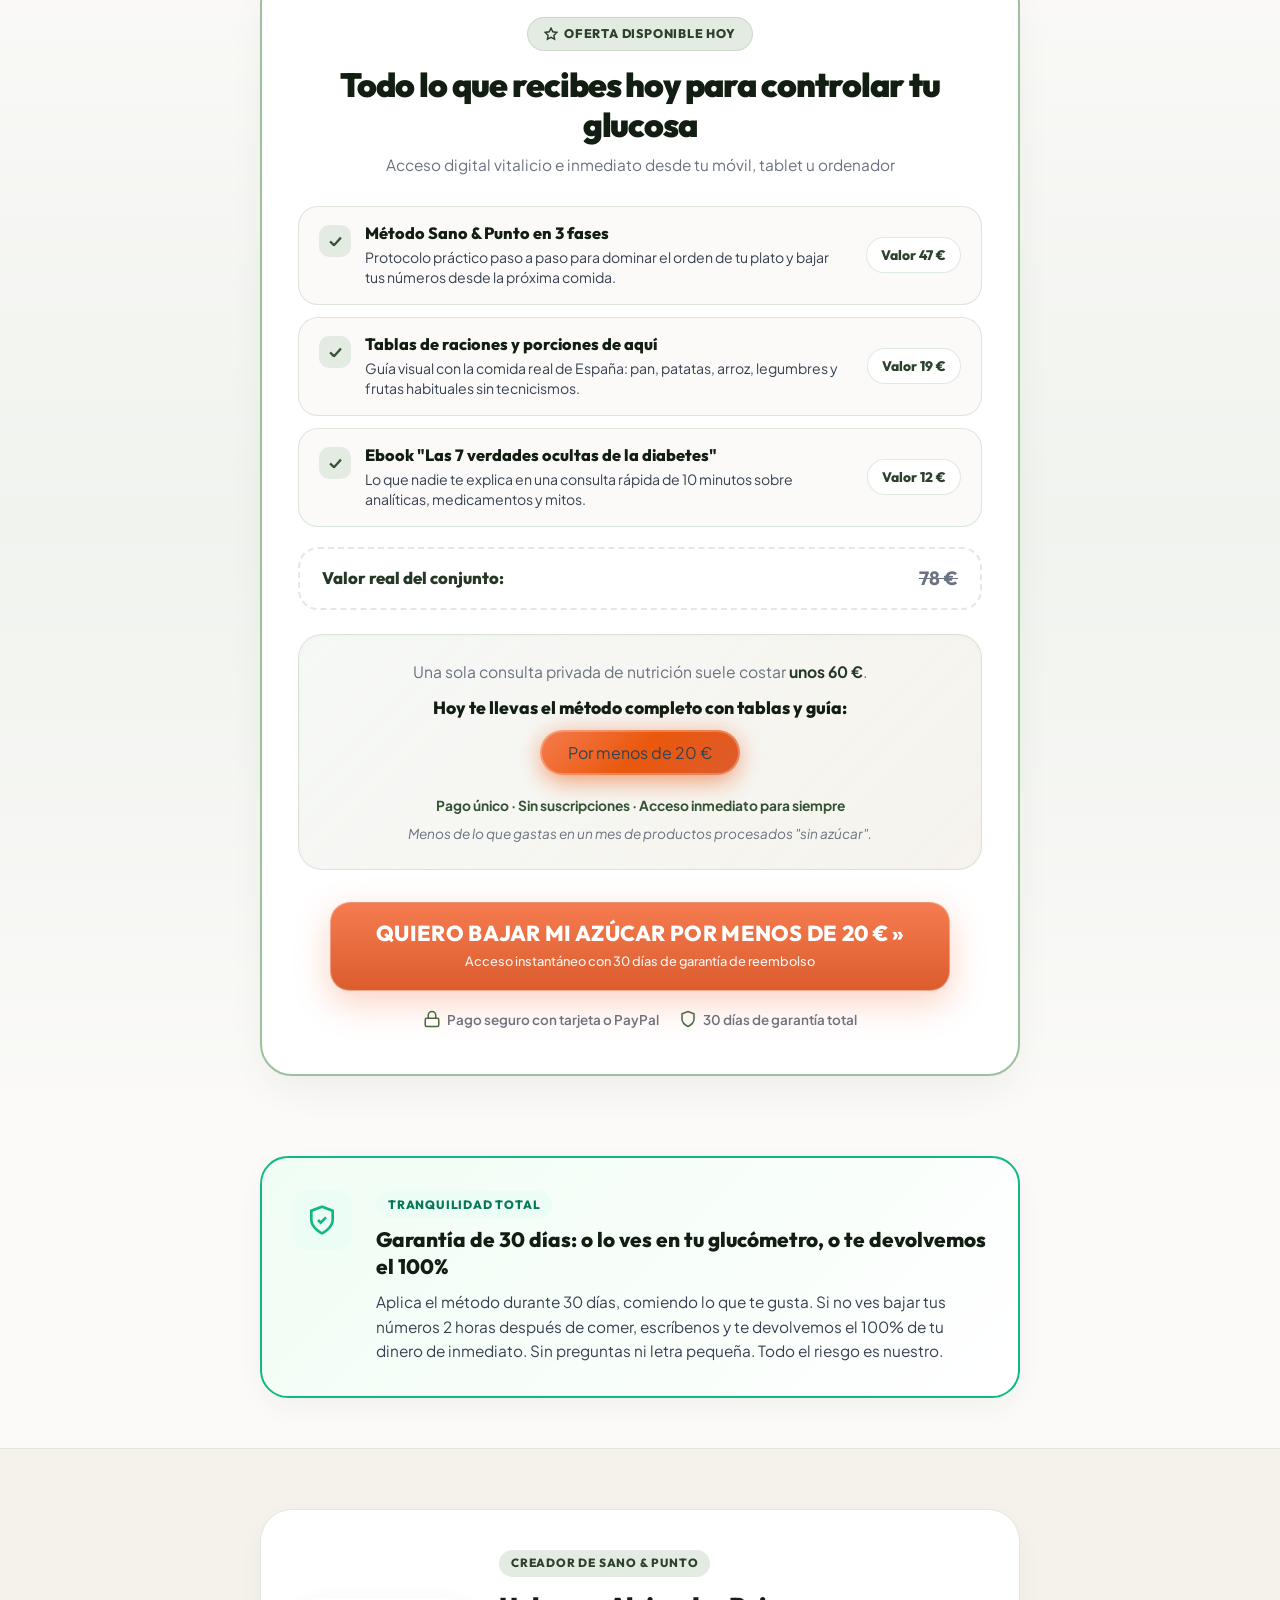
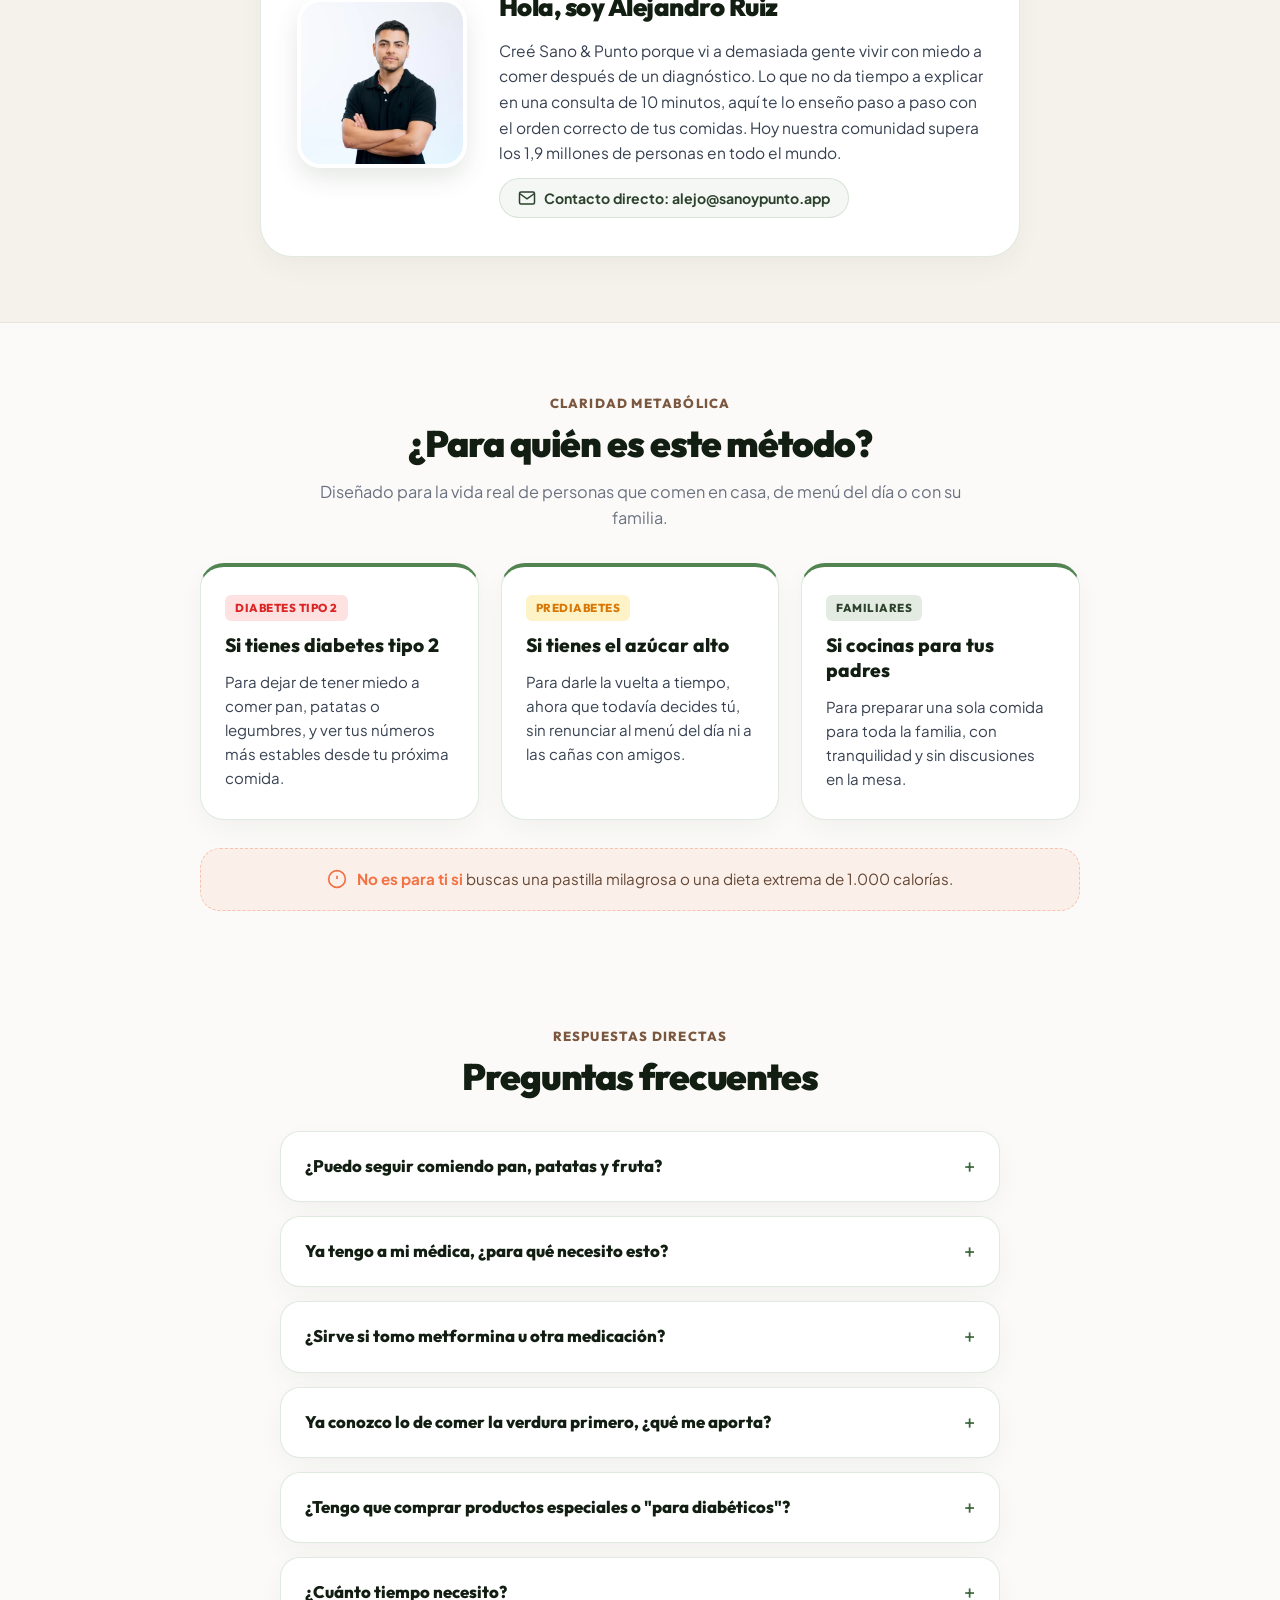
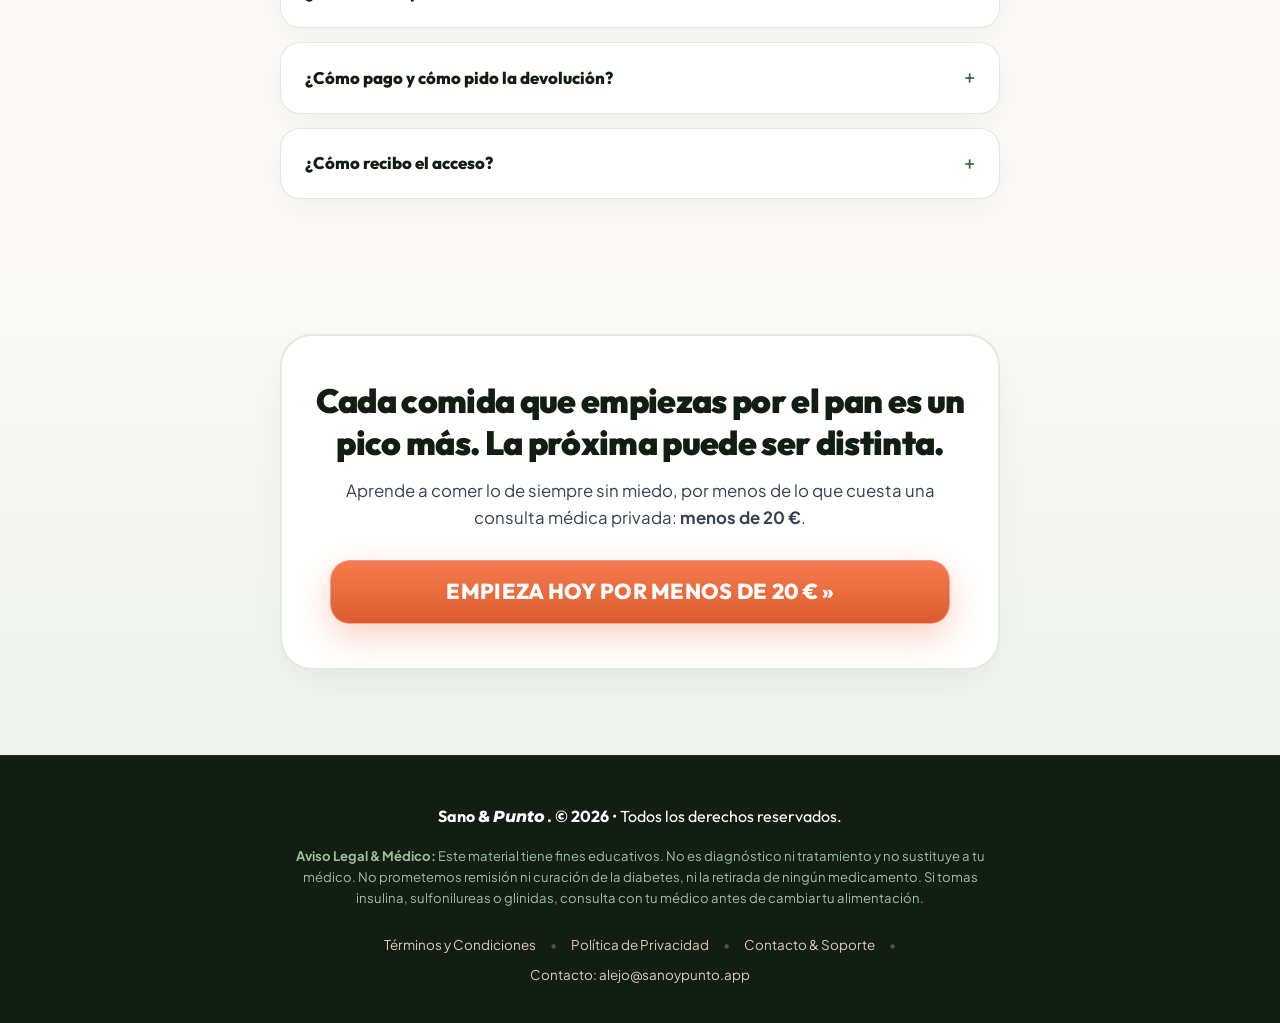
<file: index-backup-v1-es.html>
<!DOCTYPE html>
<html lang="es-ES">
<head>
    <meta charset="UTF-8">
    <meta name="viewport" content="width=device-width, initial-scale=1.0">
    <title>Baja tu azúcar sin dejar el pan · Método Sano & Punto</title>
    <meta name="description" content="Tu pan, tus lentejas y tu menú del día, en el orden correcto. Un método de 3 fases para bajar tu azúcar desde la próxima comida, sin prohibiciones. Por menos de 20 € y con 30 días de garantía.">
    <meta name="keywords" content="diabetes tipo 2, prediabetes, control de glucosa, nutricion clinica, resistencia a la insulina, sano y punto">
    <meta name="author" content="Sano & Punto">
    <meta name="theme-color" content="#2c422c">

    <!-- Open Graph / Meta Compartir -->
    <meta property="og:type" content="website">
    <meta property="og:title" content="Baja tu azúcar comiendo lo mismo de siempre">
    <meta property="og:description" content="El orden del plato, con la comida de aquí: sin prohibiciones y sin productos &quot;para diabéticos&quot;.">
    <meta property="og:image" content="https://diabetes.sanoypunto.app/assets/diabetes-preview.jpg">

    <!-- Google Fonts con Preconnect (Outfit + Montserrat de Sano & Punto - Carga Directa sin Layout Shift) -->
    <link rel="preconnect" href="https://fonts.googleapis.com">
    <link rel="preconnect" href="https://fonts.gstatic.com" crossorigin>
    <link rel="stylesheet" href="https://fonts.googleapis.com/css2?family=Montserrat:wght@800&family=Outfit:wght@400;600;700;800;900&family=Plus+Jakarta+Sans:wght@400;600;700&display=swap">

    <!-- Estilos de carga ultrarrápida -->
    <link rel="stylesheet" href="style.css?v=37">

    <!-- Microsoft Clarity Tracking Code (Diferido por 2.5s tras el evento load para no bloquear TBT móvil) -->
    <script type="text/javascript">
        window.addEventListener('load', function() {
            setTimeout(function() {
                (function(c,l,a,r,i,t,y){
                    c[a]=c[a]||function(){(c[a].q=c[a].q||[]).push(arguments)};
                    t=l.createElement(r);t.async=1;t.src="https://www.clarity.ms/tag/"+i;
                    y=l.getElementsByTagName(r)[0];y.parentNode.insertBefore(t,y);
                })(window, document, "clarity", "script", "y4mu209h9z");
            }, 2500);
        });
    </script>

    <!-- Meta Pixel Code -->
    <script>
        !function(f,b,e,v,n,t,s)
        {if(f.fbq)return;n=f.fbq=function(){n.callMethod?
        n.callMethod.apply(n,arguments):n.queue.push(arguments)};
        if(!f._fbq)f._fbq=n;n.push=n;n.loaded=!0;n.version='2.0';
        n.queue=[];t=b.createElement(e);t.async=!0;
        t.src=v;s=b.getElementsByTagName(e)[0];
        s.parentNode.insertBefore(t,s)}(window, document,'script',
        'https://connect.facebook.net/en_US/fbevents.js');
        fbq('init', '1684616382721420');
        fbq('track', 'PageView');
        fbq('track', 'ViewContent', { content_name: 'Metodo Sano y Punto España' });
    </script>
    <noscript><img height="1" width="1" style="display:none"
    src="https://www.facebook.com/tr?id=1684616382721420&ev=PageView&noscript=1"
    /></noscript>
    <!-- End Meta Pixel Code -->
</head>
<body>

    <!-- Encabezado / Logo Oficial Sano & Punto. (Floating Glass Bar) -->
    <header class="site-header">
        <div class="container header-container">
            <div class="brand-logo">
                <div class="brand-icon-circle">
                    <!-- Logo Oficial Sano & Punto -->
                    <img class="brand-logo-img" src="assets/logo.png" alt="Sano & Punto" width="44" height="44">
                </div>
                <div class="brand-text">
                    <span class="brand-name">
                        Sano <span class="brand-amp">&</span> <span class="brand-gradient"><em>Punto</em>.</span>
                    </span>
                    <span class="brand-tagline">Nutrición Funcional</span>
                </div>
            </div>
        </div>
    </header>

    <!-- Contenido Principal -->
    <main class="main-wrapper">
        
        <!-- SECCIÓN 1: HEADLINE Y GANCHO DIRECTO -->
        <section class="hero-section">
            <div class="container hero-container">
                <h1 class="main-headline">
                    <span class="underline-coral">Baja tu azúcar</span> desde la próxima comida, comiendo tu pan, tus patatas y tus lentejas de siempre
                </h1>
                <p class="sub-headline">
                    El orden de tu plato que nadie te explicó en consulta: primero la verdura, luego la proteína y el pan al final. Reduce hasta un <strong>73% la subida de azúcar</strong> comiendo lo de siempre.
                </p>
                <div class="hero-target-pill">
                    <span class="target-check">✔</span> Para personas con diabetes tipo 2, prediabetes o familiares a cargo
                </div>
            </div>
        </section>

        <!-- SECCIÓN 2: VSL (VIDEO SALES LETTER) -->
        <section class="vsl-section">
            <div class="container vsl-container">
                <div class="vsl-frame" id="vsl-wrapper">
                    <!-- Fachada / Reproductor de Carga Instantánea -->
                    <div class="vsl-facade" id="vsl-facade">
                        <div class="vsl-overlay-glow"></div>
                        <div class="vsl-poster">
                            <div class="vsl-poster-content">
                                <div class="vsl-mute-card">
                                    <span class="vsl-mute-title">Tu vídeo está cargando…</span>
                                    <div class="vsl-mute-icon">
                                        <svg viewBox="0 0 24 24" fill="none" stroke="currentColor" stroke-width="1.5" stroke-linecap="round" stroke-linejoin="round">
                                            <polygon points="11 5 6 9 2 9 2 15 6 15 11 19 11 5"></polygon>
                                            <line x1="15" y1="9" x2="21" y2="15"></line>
                                            <line x1="21" y1="9" x2="15" y2="15"></line>
                                        </svg>
                                    </div>
                                    <span class="vsl-mute-subtitle">Toca para activar el sonido</span>
                                    <span class="vsl-mute-duration">DURACIÓN: 2:27 MIN</span>
                                </div>
                            </div>
                        </div>
                    </div>

                    <!-- Contenedor de Video Real -->
                    <div class="vsl-player-container" id="vsl-player-container" style="display: none;">
                        <video id="vsl-video" playsinline controls preload="none" poster="">
                            <source src="" type="video/mp4">
                            Tu navegador no soporta reproducción de video HTML5.
                        </video>
                    </div>

                    <!-- Barra de progreso visual inferior -->
                    <div class="vsl-progress-bar">
                        <div class="vsl-progress-fill" id="vsl-progress"></div>
                    </div>
                </div>

                <!-- Call to Action Principal Inmediato -->
                <div class="cta-wrapper">
                    <a href="https://pay.hotmart.com/O107226641S?checkoutMode=10&amp;bid=1787101078743" class="btn-primary" id="main-cta-btn">
                        <span class="btn-shine"></span>
                        <span class="btn-text">QUIERO BAJAR MI AZÚCAR SIN DEJAR DE COMER RICO »</span>
                        <span class="btn-subtext">Método de 3 fases + tablas de raciones de aquí · por menos de 20 €</span>
                    </a>

                    <!-- Sellos de Confianza y Seguridad -->
                    <div class="trust-badges">
                        <div class="trust-item">
                            <svg width="18" height="18" viewBox="0 0 24 24" fill="none" stroke="currentColor" stroke-width="2"><path d="M13 2L3 14h9l-1 8 10-12h-9l1-8z"/></svg>
                            <span>Acceso inmediato</span>
                        </div>
                        <div class="trust-item">
                            <svg width="18" height="18" viewBox="0 0 24 24" fill="none" stroke="currentColor" stroke-width="2"><rect x="3" y="11" width="18" height="11" rx="2" ry="2"></rect><path d="M7 11V7a5 5 0 0 1 10 0v4"></path></svg>
                            <span>Pago seguro con tarjeta o PayPal</span>
                        </div>
                        <div class="trust-item">
                            <svg width="18" height="18" viewBox="0 0 24 24" fill="none" stroke="currentColor" stroke-width="2"><path d="M12 22s8-4 8-10V5l-8-3-8 3v7c0 6 8 10 8 10z"></path></svg>
                            <span>30 días de garantía: si no ves bajar tus números, te devolvemos el 100%</span>
                        </div>
                    </div>

                    <!-- Barra de Comunidad Oficial (Facebook & Instagram) -->
                    <div class="community-proof-wrapper">
                        <span class="community-proof-headline">Más de 1,9 millones de personas ya siguen a Sano & Punto:</span>
                        <div class="community-proof-bar">
                            <div class="community-badge-item">
                                <img src="assets/facebook-icon.png" alt="Facebook Sano & Punto" class="social-proof-icon social-proof-fb" width="28" height="28">
                                <div class="social-proof-text">
                                    <span class="social-proof-count">+1.7 Millones</span>
                                    <span class="social-proof-label">en Facebook</span>
                                </div>
                            </div>
                            <div class="community-divider" aria-hidden="true"></div>
                            <div class="community-badge-item">
                                <img src="assets/instagram-icon.png" alt="Instagram Sano & Punto" class="social-proof-icon social-proof-ig" width="28" height="28">
                                <div class="social-proof-text">
                                    <span class="social-proof-count">+252 Mil</span>
                                    <span class="social-proof-label">en Instagram</span>
                                </div>
                            </div>
                        </div>
                    </div>
                </div>
            </div>
        </section>

        <!-- SECCIÓN: DASHBOARD DE RESULTADOS (PRUEBA SOCIAL CUANTITATIVA) -->
        <section class="proof-section">
            <div class="wave-divider wave-divider-top" aria-hidden="true">
                <svg viewBox="0 0 1440 100" preserveAspectRatio="none">
                    <path d="M0,0 L0,40 C240,90 480,0 720,20 C960,40 1200,90 1440,50 L1440,0 Z"></path>
                </svg>
            </div>
            <div class="container">
                <div class="section-header">
                    <span class="section-subtitle">ESTO ESTÁ MEDIDO</span>
                    <h2 class="section-title">Comes lo mismo. <em>Tu cuerpo lo recibe distinto</em></h2>
                </div>

                <div class="proof-dashboard">
                    <div class="stat-card stat-highlight">
                        <span class="stat-label">Menos glucosa después de comer</span>
                        <span class="stat-value" data-count="73" data-suffix="%">73%</span>
                        <span class="stat-trend trend-down">↓ comiendo exactamente lo mismo, con el pan al final</span>
                        <span class="stat-source">Shukla et al., Diabetes Care, 2015</span>
                    </div>
                    <div class="stat-card">
                        <span class="stat-label">Menos pico de azúcar</span>
                        <span class="stat-value" data-count="37" data-suffix="%">37%</span>
                        <span class="stat-trend trend-down">↓ tu páncreas trabaja menos</span>
                        <span class="stat-source">Shukla et al., Diabetes Care, 2015</span>
                    </div>
                    <div class="stat-card">
                        <span class="stat-label">Baja extra caminando</span>
                        <span class="stat-value" data-count="12" data-suffix="%">12%</span>
                        <span class="stat-trend trend-down">↓ con solo 10 minutos tras comer</span>
                        <span class="stat-source">Universidad de Otago, Diabetologia</span>
                    </div>
                    <div class="stat-card">
                        <span class="stat-label">Años de aviso silencioso</span>
                        <span class="stat-value">6 años</span>
                        <span class="stat-trend">el pico poscomida avisa años antes que el examen en ayunas</span>
                        <span class="stat-source">Tabák et al., The Lancet, 2009</span>
                    </div>
                </div>

                <div class="glucose-chart-card">
                    <div class="chart-header">
                        <span class="chart-title">Así cambia tu curva cuando el pan va al final</span>
                    </div>
                    <svg class="glucose-chart" viewBox="0 0 600 200" preserveAspectRatio="none" aria-hidden="true">
                        <line x1="0" y1="50" x2="600" y2="50" class="chart-gridline"></line>
                        <line x1="0" y1="100" x2="600" y2="100" class="chart-gridline"></line>
                        <line x1="0" y1="150" x2="600" y2="150" class="chart-gridline"></line>
                        <path class="chart-line chart-line-before" d="M0,140 C40,130 60,50 100,45 C140,40 160,120 200,110 C260,95 280,30 320,25 C360,20 380,130 420,120 C470,108 490,55 520,50 C550,46 580,115 600,110" fill="none"></path>
                        <path class="chart-line chart-line-after" d="M0,140 C80,132 140,105 200,100 C280,93 340,80 400,82 C460,84 520,95 600,98" fill="none"></path>
                    </svg>
                    <div class="chart-legend">
                        <span class="legend-item legend-before"><i></i> Empezando por el pan o el arroz</span>
                        <span class="legend-item legend-after"><i></i> Dejándolo para el final</span>
                    </div>
                </div>

            </div>
            <div class="wave-divider wave-divider-bottom" aria-hidden="true">
                <svg viewBox="0 0 1440 100" preserveAspectRatio="none">
                    <path d="M0,60 C240,10 480,100 720,80 C960,60 1200,10 1440,50 L1440,100 L0,100 Z"></path>
                </svg>
            </div>
        </section>

        <!-- SECCIÓN 3: STORYTELLING INTERACTIVO (EL VIAJE METABÓLICO) -->
        <section class="storytelling-section">
            <div class="container">
                <div class="section-header">
                    <span class="section-subtitle">LO QUE NO TE DA TIEMPO A PREGUNTAR EN LA CONSULTA</span>
                    <h2 class="section-title">Has hecho todo "bien" y tu azúcar sigue sin cuadrar. <em>Aquí está el porqué</em></h2>
                </div>

                <!-- Selector de Pasos Estilo Pill Sano & Punto -->
                <div class="story-steps-indicator" id="story-steps">
                    <button class="step-pill active" data-step="0"><span>1</span> Lo que duele</button>
                    <button class="step-pill" data-step="1"><span>2</span> El error</button>
                    <button class="step-pill" data-step="2"><span>3</span> El hallazgo</button>
                    <button class="step-pill" data-step="3"><span>4</span> La solución</button>
                    <button class="step-pill" data-step="4"><span>5</span> Tu garantía</button>
                </div>

                <!-- Indicador de Deslizar (Solo visible en móviles) -->
                <div class="swipe-hint">
                    <span class="swipe-icon">↔</span> Desliza para ver los 5 pasos →
                </div>

                <!-- Slider / Track de Tarjetas Interactivas -->
                <div class="slider-wrapper">
                    <button class="slider-arrow arrow-prev" id="slider-prev" aria-label="Tarjeta anterior">
                        <svg viewBox="0 0 24 24" fill="none" stroke="currentColor" stroke-width="2.5"><polyline points="15 18 9 12 15 6"></polyline></svg>
                    </button>

                    <div class="cards-track" id="cards-track">
                        
                        <!-- Tarjeta 1: El Dolor -->
                        <div class="story-card card-pain" data-index="0">
                            <div class="card-icon-box">
                                <svg width="26" height="26" viewBox="0 0 24 24" fill="none" stroke="currentColor" stroke-width="1.5" stroke-linecap="round" stroke-linejoin="round"><path d="M3 3v18h18"/><path d="M7 14l4-4 3 3 5-6"/></svg>
                            </div>
                            <h3>Te miden el síntoma equivocado</h3>
                            <p>Tu analítica mira la glucosa en ayunas. Pero el daño silencioso ocurre en los picos de después de comer, día tras día. Y en una consulta de 10 minutos nadie te lo explica.</p>
                        </div>

                        <!-- Tarjeta 2: El Error Común -->
                        <div class="story-card card-error" data-index="1">
                            <div class="card-icon-box">
                                <svg width="26" height="26" viewBox="0 0 24 24" fill="none" stroke="currentColor" stroke-width="1.5" stroke-linecap="round" stroke-linejoin="round"><circle cx="12" cy="12" r="9"/><path d="M15 9l-6 6M9 9l6 6"/></svg>
                            </div>
                            <h3>El pan no es tu enemigo (y el integral no te salva)</h3>
                            <p>Quitarte el pan, las patatas o la fruta solo te genera miedo, ansiedad y rebote. Y el pan integral o las galletas "sin azúcar" no son la solución: suben casi igual y, según la OCU, cuestan hasta un 70% más. No es culpa tuya: te lo vendieron así.</p>
                        </div>

                        <!-- Tarjeta 3: La Clave Científica -->
                        <div class="story-card card-science" data-index="2">
                            <div class="card-icon-box">
                                <svg width="26" height="26" viewBox="0 0 24 24" fill="none" stroke="currentColor" stroke-width="1.5" stroke-linecap="round" stroke-linejoin="round"><circle cx="12" cy="12" r="9"/><path d="M12 3a9 9 0 0 1 0 18"/><path d="M12 12h9"/></svg>
                            </div>
                            <h3>El secreto está en el orden</h3>
                            <p>Primero la verdura, luego la proteína y el pan, el arroz o la patata al final. La fibra hace de "malla" y el azúcar entra poco a poco, sin picos. Es la misma comida: tu tostada, tus lentejas, tu menú del día.</p>
                        </div>

                        <!-- Tarjeta 4: El Método Sano & Punto -->
                        <div class="story-card card-method" data-index="3">
                            <div class="card-icon-box">
                                <svg width="26" height="26" viewBox="0 0 24 24" fill="none" stroke="currentColor" stroke-width="1.5" stroke-linecap="round" stroke-linejoin="round"><path d="M4 19h16"/><path d="M6 19v-5"/><path d="M12 19V9"/><path d="M18 19V5"/></svg>
                            </div>
                            <h3>El Método Sano & Punto</h3>
                            <p>Tres fases sencillas para personas reales:<br>
                            • <strong>Fase 1:</strong> detecta los picos ocultos.<br>
                            • <strong>Fase 2:</strong> domina el orden del plato y la caminata de 10 minutos.<br>
                            • <strong>Fase 3:</strong> come fuera, en el menú del día y en las comidas familiares sin miedo ni culpa.</p>
                        </div>

                        <!-- Tarjeta 5: El Resultado Transformador -->
                        <div class="story-card card-success" data-index="4">
                            <div class="card-icon-box">
                                <svg width="26" height="26" viewBox="0 0 24 24" fill="none" stroke="currentColor" stroke-width="1.5" stroke-linecap="round" stroke-linejoin="round"><path d="M12 3l7 3v6c0 4-3 7-7 9-4-2-7-5-7-9V6z"/><path d="M9 12l2 2 4-4"/></svg>
                            </div>
                            <h3>Resultados que ves en tu glucómetro</h3>
                            <p>No prometemos milagros ni que dejes tu medicación. Tu médica te dice qué evitar; aquí aprendes a comer. Si en 30 días aplicas el método y no ves bajar tus números 2 horas después de comer, te devolvemos el 100%.</p>
                        </div>

                    </div>

                    <button class="slider-arrow arrow-next" id="slider-next" aria-label="Siguiente tarjeta">
                        <svg viewBox="0 0 24 24" fill="none" stroke="currentColor" stroke-width="2.5"><polyline points="9 18 15 12 9 6"></polyline></svg>
                    </button>
                </div>

                <!-- Paginación de Puntos Móvil -->
                <div class="slider-dots" id="slider-dots">
                    <span class="dot active"></span>
                    <span class="dot"></span>
                    <span class="dot"></span>
                    <span class="dot"></span>
                    <span class="dot"></span>
                </div>

            </div>
        </section>

        <!-- SECCIÓN 9.1: BLOQUE DE OFERTA CON ANCLAJE DE VALOR -->
        <section class="offer-section">
            <div class="container">
                <div class="offer-card">
                    <div class="offer-header">
                        <span class="offer-badge-top">
                            <svg width="14" height="14" viewBox="0 0 24 24" fill="none" stroke="currentColor" stroke-width="2.5"><polygon points="12 2 15.09 8.26 22 9.27 17 14.14 18.18 21.02 12 17.77 5.82 21.02 7 14.14 2 9.27 8.91 8.26 12 2"></polygon></svg>
                            OFERTA DISPONIBLE HOY
                        </span>
                        <h2 class="offer-title">Todo lo que recibes hoy para controlar tu glucosa</h2>
                        <p class="offer-subtitle">Acceso digital vitalicio e inmediato desde tu móvil, tablet u ordenador</p>
                    </div>

                    <div class="offer-stack">
                        <div class="offer-item">
                            <div class="offer-item-content">
                                <div class="offer-item-icon">✓</div>
                                <div>
                                    <strong class="offer-item-title">Método Sano & Punto en 3 fases</strong>
                                    <p class="offer-item-desc">Protocolo práctico paso a paso para dominar el orden de tu plato y bajar tus números desde la próxima comida.</p>
                                </div>
                            </div>
                            <span class="offer-item-val">Valor 47 €</span>
                        </div>

                        <div class="offer-item">
                            <div class="offer-item-content">
                                <div class="offer-item-icon">✓</div>
                                <div>
                                    <strong class="offer-item-title">Tablas de raciones y porciones de aquí</strong>
                                    <p class="offer-item-desc">Guía visual con la comida real de España: pan, patatas, arroz, legumbres y frutas habituales sin tecnicismos.</p>
                                </div>
                            </div>
                            <span class="offer-item-val">Valor 19 €</span>
                        </div>

                        <div class="offer-item">
                            <div class="offer-item-content">
                                <div class="offer-item-icon">✓</div>
                                <div>
                                    <strong class="offer-item-title">Ebook "Las 7 verdades ocultas de la diabetes"</strong>
                                    <p class="offer-item-desc">Lo que nadie te explica en una consulta rápida de 10 minutos sobre analíticas, medicamentos y mitos.</p>
                                </div>
                            </div>
                            <span class="offer-item-val">Valor 12 €</span>
                        </div>
                    </div>

                    <div class="offer-total-bar">
                        <span>Valor real del conjunto:</span>
                        <del>78 €</del>
                    </div>

                    <div class="offer-anchor-box">
                        <p class="offer-anchor-comp">Una sola consulta privada de nutrición suele costar <strong>unos 60 €</strong>.</p>
                        <div class="offer-anchor-price-row">
                            <span class="offer-anchor-price-label">Hoy te llevas el método completo con tablas y guía:</span>
                            <div class="offer-anchor-price-highlight">Por menos de 20 €</div>
                        </div>
                        <p class="offer-anchor-terms">Pago único · Sin suscripciones · Acceso inmediato para siempre</p>
                        <p class="offer-anchor-saving">Menos de lo que gastas en un mes de productos procesados "sin azúcar".</p>
                    </div>

                    <div class="cta-wrapper">
                        <a href="https://pay.hotmart.com/O107226641S?checkoutMode=10&amp;bid=1787101078743" class="btn-primary">
                            <span class="btn-shine"></span>
                            <span class="btn-text">QUIERO BAJAR MI AZÚCAR POR MENOS DE 20 € »</span>
                            <span class="btn-subtext">Acceso instantáneo con 30 días de garantía de reembolso</span>
                        </a>
                        <div class="trust-badges" style="justify-content: center; margin-top: 18px;">
                            <div class="trust-item">
                                <svg width="18" height="18" viewBox="0 0 24 24" fill="none" stroke="currentColor" stroke-width="2"><rect x="3" y="11" width="18" height="11" rx="2" ry="2"></rect><path d="M7 11V7a5 5 0 0 1 10 0v4"></path></svg>
                                <span>Pago seguro con tarjeta o PayPal</span>
                            </div>
                            <div class="trust-item">
                                <svg width="18" height="18" viewBox="0 0 24 24" fill="none" stroke="currentColor" stroke-width="2"><path d="M12 22s8-4 8-10V5l-8-3-8 3v7c0 6 8 10 8 10z"></path></svg>
                                <span>30 días de garantía total</span>
                            </div>
                        </div>
                    </div>
                </div>
            </div>
        </section>

        <!-- SECCIÓN 9.2: GARANTÍA -->
        <section class="guarantee-section">
            <div class="container">
                <div class="guarantee-box">
                    <div class="guarantee-icon-wrapper" aria-hidden="true">
                        <svg width="32" height="32" viewBox="0 0 24 24" fill="none" stroke="currentColor" stroke-width="2"><path d="M12 22s8-4 8-10V5l-8-3-8 3v7c0 6 8 10 8 10z"></path><polyline points="9 12 11 14 15 10"></polyline></svg>
                    </div>
                    <div class="guarantee-content">
                        <span class="guarantee-badge">TRANQUILIDAD TOTAL</span>
                        <h3>Garantía de 30 días: o lo ves en tu glucómetro, o te devolvemos el 100%</h3>
                        <p>Aplica el método durante 30 días, comiendo lo que te gusta. Si no ves bajar tus números 2 horas después de comer, escríbenos y te devolvemos el 100% de tu dinero de inmediato. Sin preguntas ni letra pequeña. Todo el riesgo es nuestro.</p>
                    </div>
                </div>
            </div>
        </section>

        <!-- SECCIÓN 9.3: QUIÉN ESTÁ DETRÁS -->
        <section class="author-section">
            <div class="container">
                <div class="author-card">
                    <div class="author-photo-wrapper">
                        <picture>
                            <source srcset="assets/alejandro-ruiz.webp" type="image/webp">
                            <img src="assets/alejandro-ruiz.jpg" alt="Alejandro Ruiz - Creador de Sano & Punto" class="author-photo" width="170" height="170" loading="lazy">
                        </picture>
                    </div>
                    <div class="author-bio">
                        <span class="author-badge">CREADOR DE SANO & PUNTO</span>
                        <h3>Hola, soy Alejandro Ruiz</h3>
                        <p>Creé Sano & Punto porque vi a demasiada gente vivir con miedo a comer después de un diagnóstico. Lo que no da tiempo a explicar en una consulta de 10 minutos, aquí te lo enseño paso a paso con el orden correcto de tus comidas. Hoy nuestra comunidad supera los 1,9 millones de personas en todo el mundo.</p>
                        <a href="mailto:alejo@sanoypunto.app" class="author-contact-link">
                            <svg width="18" height="18" viewBox="0 0 24 24" fill="none" stroke="currentColor" stroke-width="2"><path d="M4 4h16c1.1 0 2 .9 2 2v12c0 1.1-.9 2-2 2H4c-1.1 0-2-.9-2-2V6c0-1.1.9-2 2-2z"></path><polyline points="22,6 12,13 2,6"></polyline></svg>
                            Contacto directo: alejo@sanoypunto.app
                        </a>
                    </div>
                </div>
            </div>
        </section>

        <!-- SECCIÓN 9.5: PARA QUIÉN ES -->
        <section class="audience-section">
            <div class="container">
                <div class="section-header">
                    <span class="section-subtitle">CLARIDAD METABÓLICA</span>
                    <h2 class="section-title">¿Para quién es este método?</h2>
                    <p class="section-desc">Diseñado para la vida real de personas que comen en casa, de menú del día o con su familia.</p>
                </div>
                <div class="audience-grid">
                    <div class="audience-card">
                        <span class="audience-tag">DIABETES TIPO 2</span>
                        <h3>Si tienes diabetes tipo 2</h3>
                        <p>Para dejar de tener miedo a comer pan, patatas o legumbres, y ver tus números más estables desde tu próxima comida.</p>
                    </div>
                    <div class="audience-card">
                        <span class="audience-tag">PREDIABETES</span>
                        <h3>Si tienes el azúcar alto</h3>
                        <p>Para darle la vuelta a tiempo, ahora que todavía decides tú, sin renunciar al menú del día ni a las cañas con amigos.</p>
                    </div>
                    <div class="audience-card">
                        <span class="audience-tag">FAMILIARES</span>
                        <h3>Si cocinas para tus padres</h3>
                        <p>Para preparar una sola comida para toda la familia, con tranquilidad y sin discusiones en la mesa.</p>
                    </div>
                </div>
                <div class="audience-not-for-you">
                    <svg width="20" height="20" viewBox="0 0 24 24" fill="none" stroke="#f27244" stroke-width="2"><circle cx="12" cy="12" r="10"></circle><line x1="12" y1="8" x2="12" y2="12"></line><line x1="12" y1="16" x2="12.01" y2="16"></line></svg>
                    <span><strong>No es para ti si</strong> buscas una pastilla milagrosa o una dieta extrema de 1.000 calorías.</span>
                </div>
            </div>
        </section>

        <!-- SECCIÓN 9.6: PREGUNTAS FRECUENTES (ACCORDION NATIVO) -->
        <section class="faq-section">
            <div class="container faq-container">
                <div class="section-header">
                    <span class="section-subtitle">RESPUESTAS DIRECTAS</span>
                    <h2 class="section-title">Preguntas frecuentes</h2>
                </div>

                <div class="faq-list">
                    <details class="faq-item">
                        <summary class="faq-question">
                            <span>¿Puedo seguir comiendo pan, patatas y fruta?</span>
                            <span class="faq-icon">+</span>
                        </summary>
                        <div class="faq-answer">
                            <p>Sí. No hay alimentos prohibidos: aprenderás la ración, la combinación y el orden para comerlos con tranquilidad.</p>
                        </div>
                    </details>

                    <details class="faq-item">
                        <summary class="faq-question">
                            <span>Ya tengo a mi médica, ¿para qué necesito esto?</span>
                            <span class="faq-icon">+</span>
                        </summary>
                        <div class="faq-answer">
                            <p>Tu médica lleva tu tratamiento y te dice qué evitar. Lo que no da tiempo en 10 minutos es enseñarte a comer: qué desayunar, qué pedir en el menú del día, qué hacer en una comida familiar. Eso es lo que aprendes aquí.</p>
                        </div>
                    </details>

                    <details class="faq-item">
                        <summary class="faq-question">
                            <span>¿Sirve si tomo metformina u otra medicación?</span>
                            <span class="faq-icon">+</span>
                        </summary>
                        <div class="faq-answer">
                            <p>Sí, es compatible con tu tratamiento y no tienes que dejar nada. Si tomas insulina, sulfonilureas o glinidas, coméntalo con tu médico antes de cambiar tu alimentación, porque al mejorar tus números puede que haya que ajustar la dosis.</p>
                        </div>
                    </details>

                    <details class="faq-item">
                        <summary class="faq-question">
                            <span>Ya conozco lo de comer la verdura primero, ¿qué me aporta?</span>
                            <span class="faq-icon">+</span>
                        </summary>
                        <div class="faq-answer">
                            <p>Saberlo no es aplicarlo. Aquí lo llevas a tu comida real paso a paso: el desayuno, el menú del día, el tupper, las cañas y las comidas familiares. Y lo compruebas en tu glucómetro.</p>
                        </div>
                    </details>

                    <details class="faq-item">
                        <summary class="faq-question">
                            <span>¿Tengo que comprar productos especiales o "para diabéticos"?</span>
                            <span class="faq-icon">+</span>
                        </summary>
                        <div class="faq-answer">
                            <p>No. Se hace con lo que ya compras en el súper habitual, y probablemente ahorres al evitar productos ultraprocesados con sobreprecio.</p>
                        </div>
                    </details>

                    <details class="faq-item">
                        <summary class="faq-question">
                            <span>¿Cuánto tiempo necesito?</span>
                            <span class="faq-icon">+</span>
                        </summary>
                        <div class="faq-answer">
                            <p>El material es directo y al grano. Puedes aprender la base en una sola tarde y empezar a notar la diferencia desde tu próxima comida.</p>
                        </div>
                    </details>

                    <details class="faq-item">
                        <summary class="faq-question">
                            <span>¿Cómo pago y cómo pido la devolución?</span>
                            <span class="faq-icon">+</span>
                        </summary>
                        <div class="faq-answer">
                            <p>El pago se hace en Hotmart, una plataforma segura, con tarjeta o PayPal. Si en 30 días no ves resultados en tu glucómetro, escribe a <a href="mailto:alejo@sanoypunto.app">alejo@sanoypunto.app</a> y te devolvemos el 100% de tu dinero sin preguntas.</p>
                        </div>
                    </details>

                    <details class="faq-item">
                        <summary class="faq-question">
                            <span>¿Cómo recibo el acceso?</span>
                            <span class="faq-icon">+</span>
                        </summary>
                        <div class="faq-answer">
                            <p>Al momento, por email, inmediatamente después de confirmar tu pedido.</p>
                        </div>
                    </details>
                </div>
            </div>
        </section>

        <!-- SECCIÓN 9.7: LLAMADA FINAL -->
        <section class="final-cta-section">
            <div class="container">
                <div class="final-cta-box">
                    <h2>Cada comida que empiezas por el pan es un pico más. La próxima puede ser distinta.</h2>
                    <p>Aprende a comer lo de siempre sin miedo, por menos de lo que cuesta una consulta médica privada: <strong>menos de 20 €</strong>.</p>
                    <a href="https://pay.hotmart.com/O107226641S?checkoutMode=10&amp;bid=1787101078743" class="btn-primary">
                        <span class="btn-shine"></span>
                        <span class="btn-text">EMPIEZA HOY POR MENOS DE 20 € »</span>
                    </a>
                </div>
            </div>
        </section>

    </main>

    <!-- BARRA CTA FIJA (SOLO MÓVIL, APARECE AL HACER SCROLL) -->
    <div class="sticky-mobile-cta" id="sticky-mobile-cta">
        <a href="https://pay.hotmart.com/O107226641S?checkoutMode=10&amp;bid=1787101078743" class="btn-sticky">
            BAJA TU AZÚCAR SIN DEJAR EL PAN · MENOS DE 20 € »
        </a>
    </div>

    <!-- PIE DE PÁGINA / LEGALES -->
    <footer class="site-footer">
        <div class="container footer-container">
            <div class="footer-brand">
                <strong>Sano <span class="brand-amp">&</span> <span class="brand-gradient"><em>Punto</em>.</span> © 2026</strong> • Todos los derechos reservados.
            </div>
            <p class="footer-disclaimer">
                <strong>Aviso Legal & Médico:</strong> Este material tiene fines educativos. No es diagnóstico ni tratamiento y no sustituye a tu médico. No prometemos remisión ni curación de la diabetes, ni la retirada de ningún medicamento. Si tomas insulina, sulfonilureas o glinidas, consulta con tu médico antes de cambiar tu alimentación.
            </p>
            <div class="footer-links">
                <a href="terminos.html">Términos y Condiciones</a>
                <span class="footer-divider">•</span>
                <a href="privacidad.html">Política de Privacidad</a>
                <span class="footer-divider">•</span>
                <a href="contacto.html">Contacto & Soporte</a>
                <span class="footer-divider">•</span>
                <a href="mailto:alejo@sanoypunto.app">Contacto: alejo@sanoypunto.app</a>
            </div>
        </div>
    </footer>

    <!-- Script Ultraligero -->
    <script src="app.js?v=34"></script>
</body>
</html>
</file>
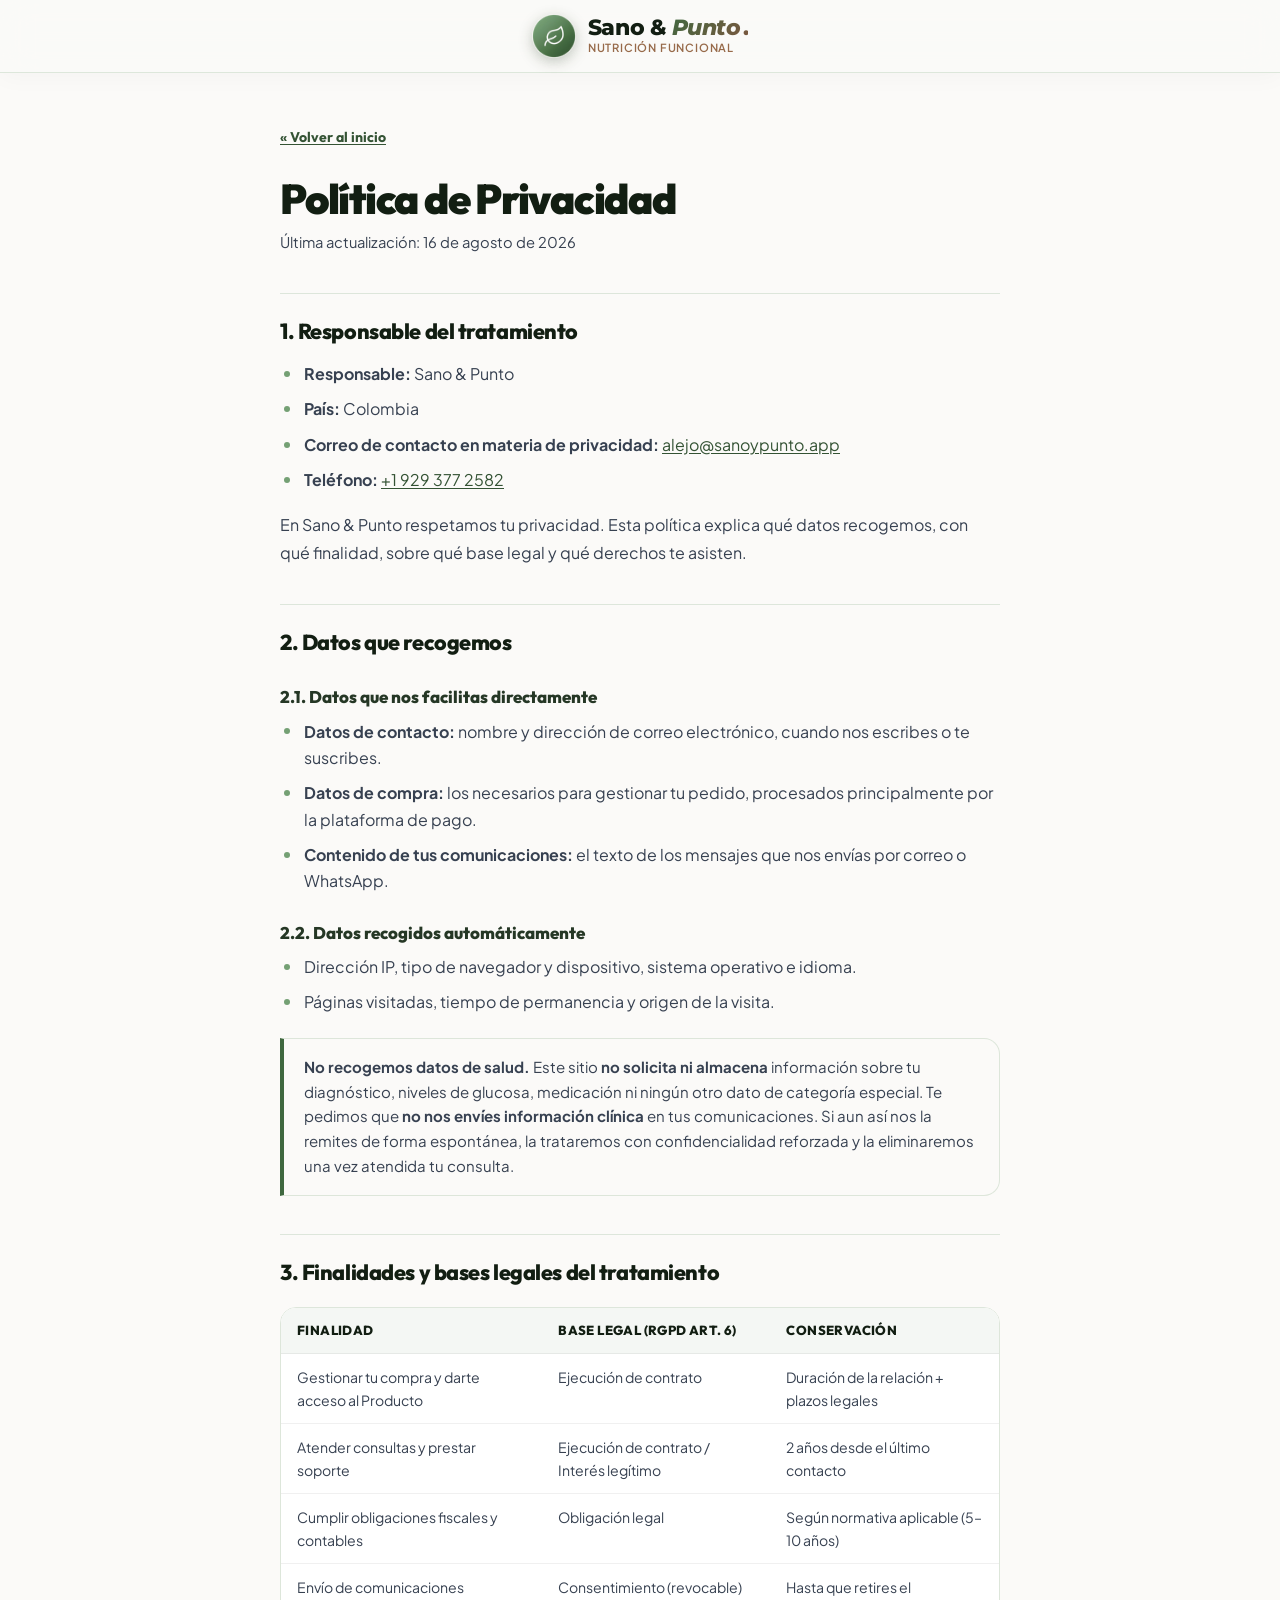
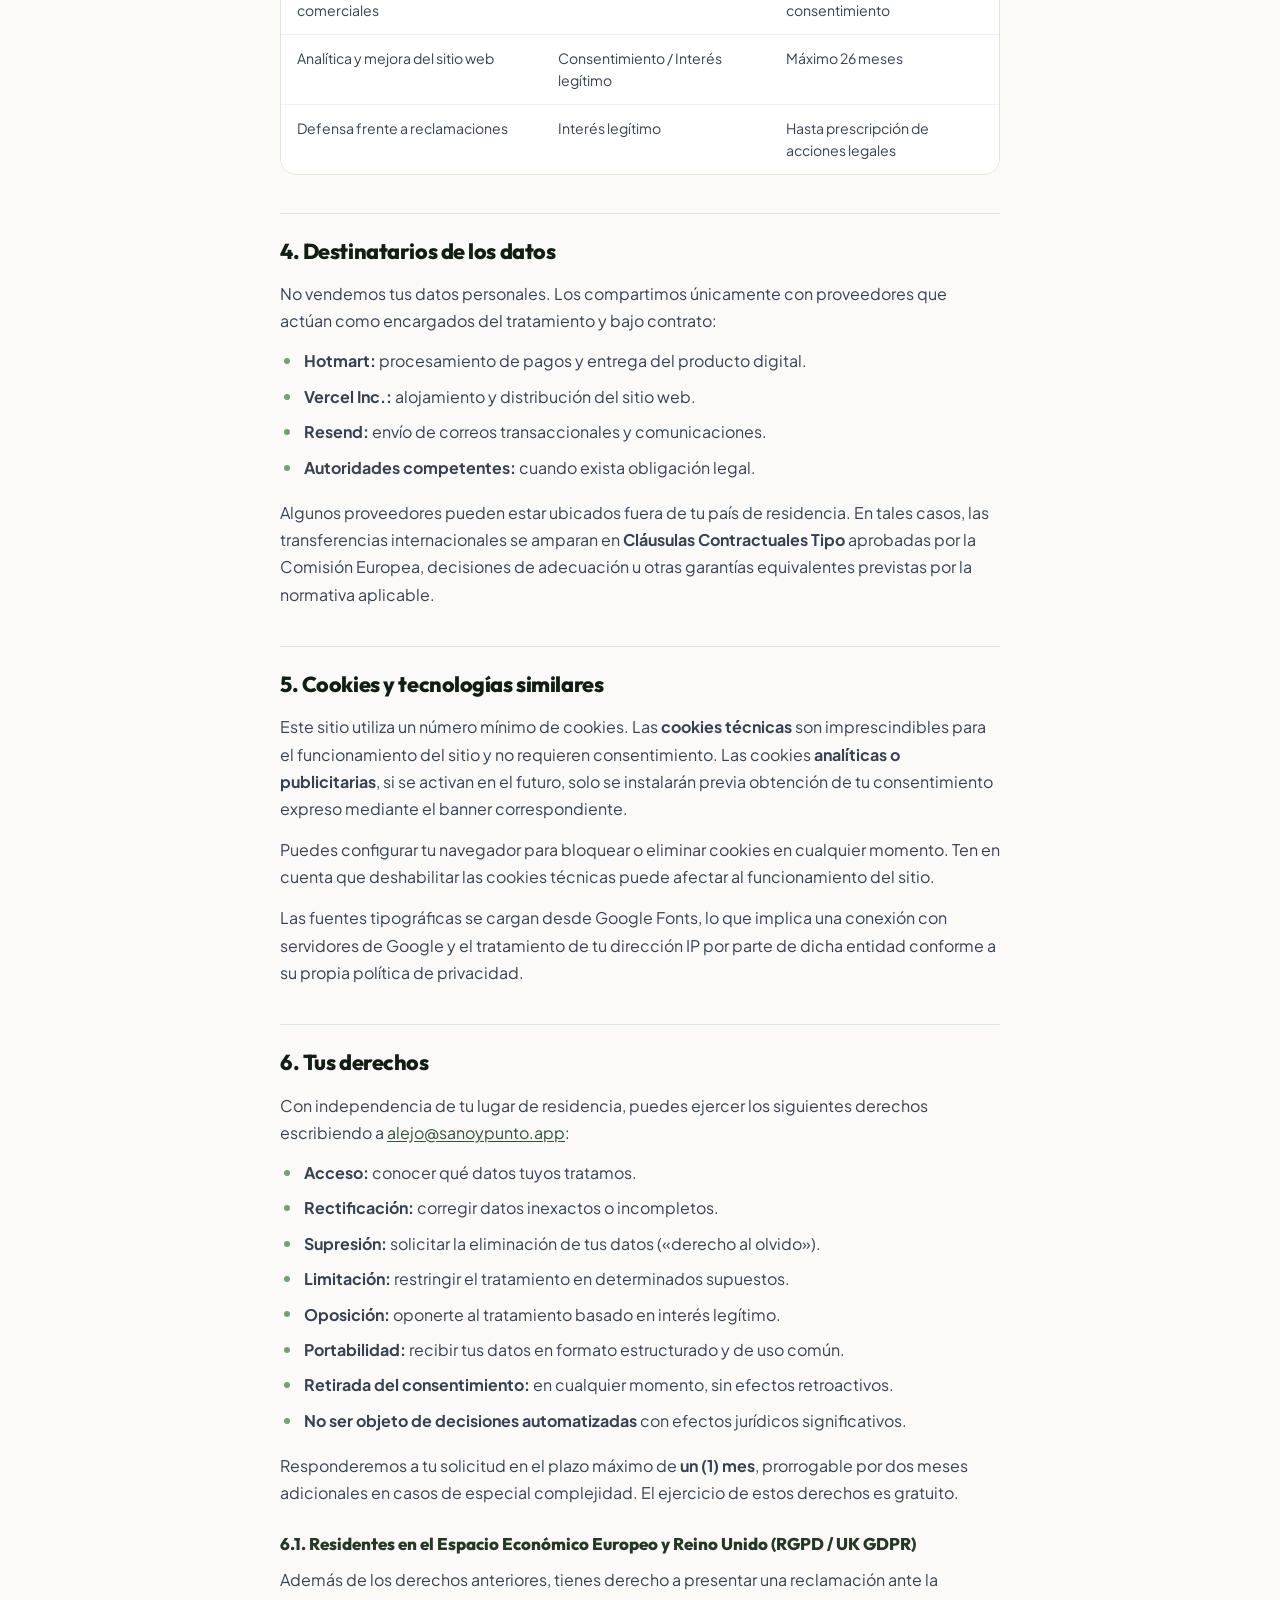
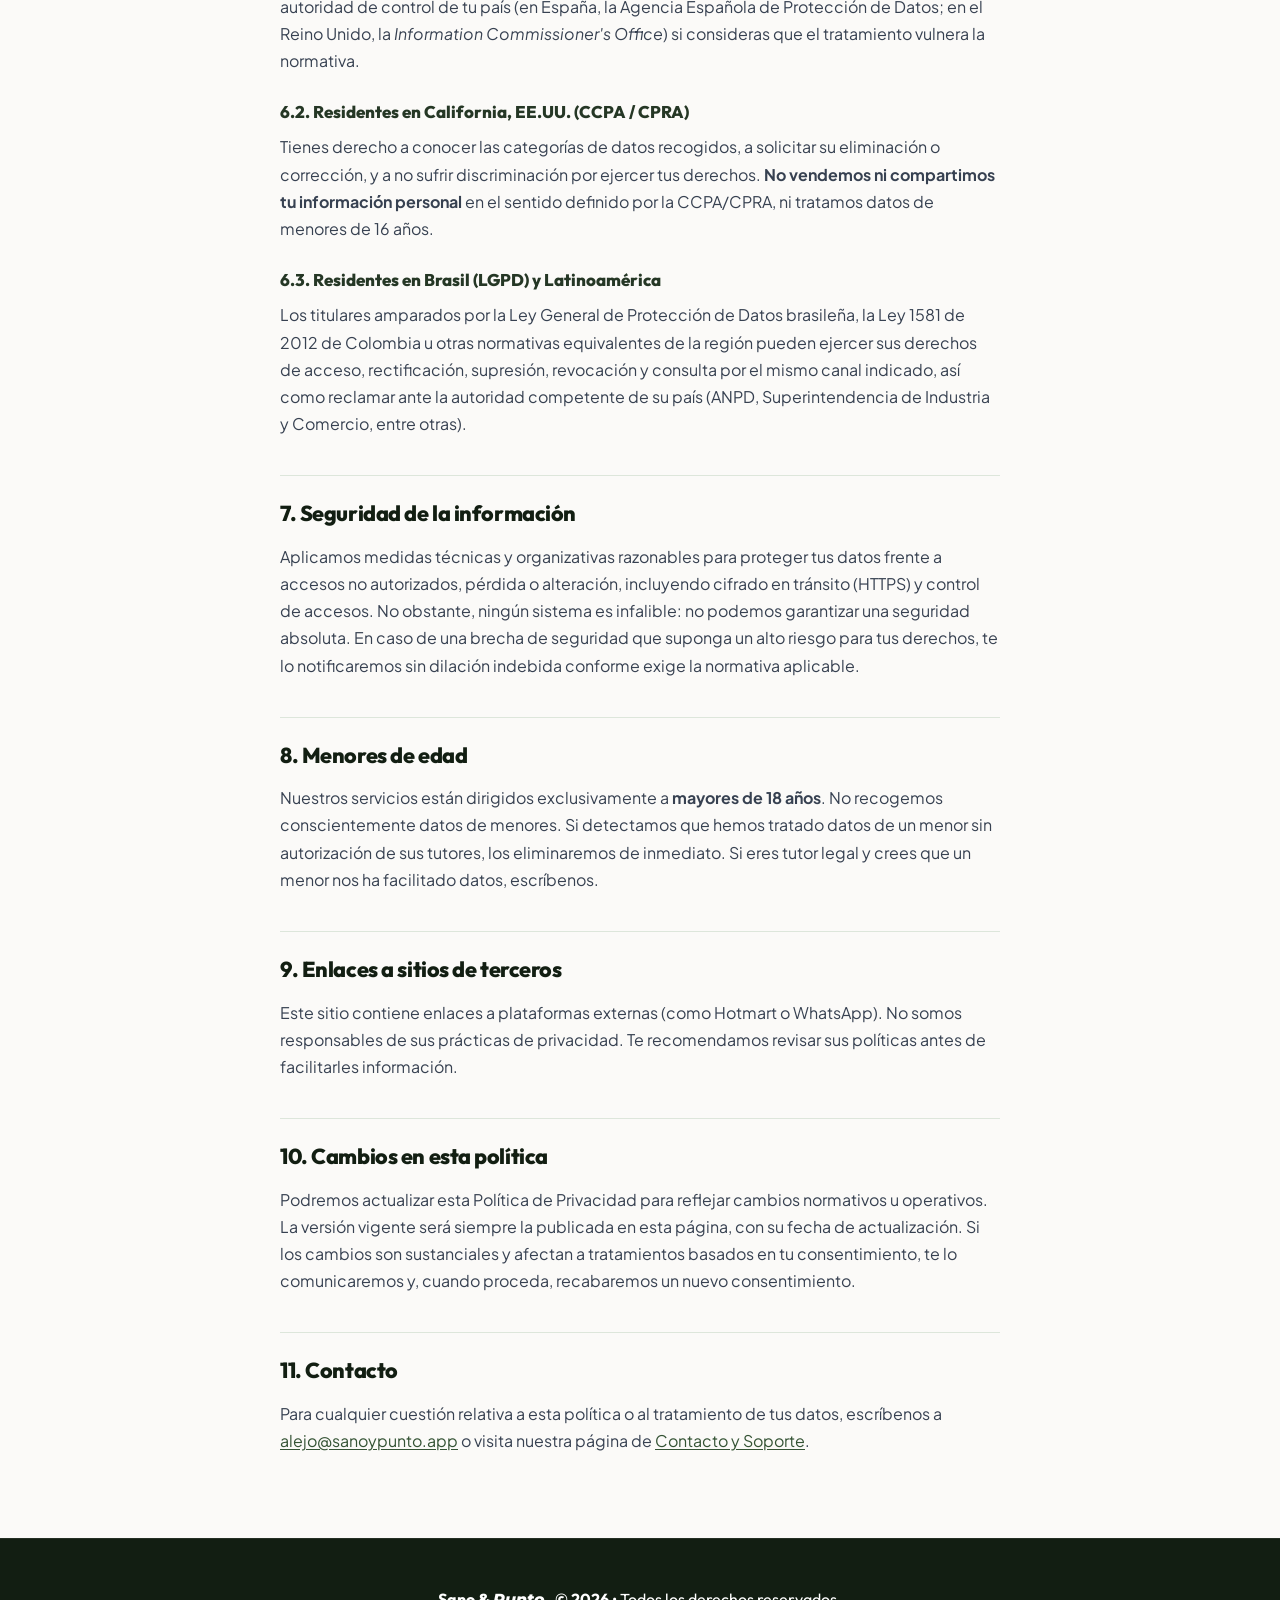
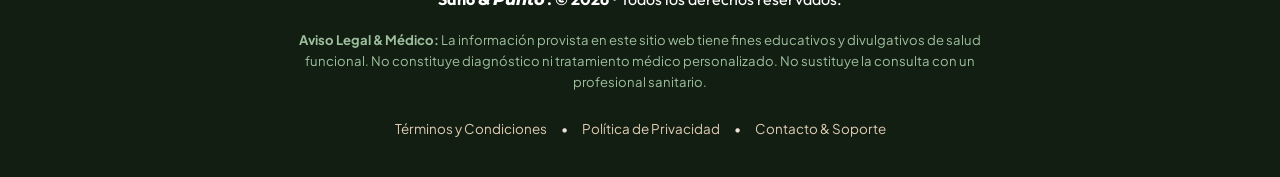
<file: privacidad.html>
<!DOCTYPE html>
<html lang="es">
<head>
    <meta charset="UTF-8">
    <meta name="viewport" content="width=device-width, initial-scale=1.0">
    <title>Política de Privacidad | Sano & Punto.</title>
    <meta name="description" content="Política de Privacidad y tratamiento de datos personales de Sano & Punto.">
    <meta name="robots" content="noindex, follow">
    <meta name="theme-color" content="#2c422c">

    <link rel="preconnect" href="https://fonts.googleapis.com">
    <link rel="preconnect" href="https://fonts.gstatic.com" crossorigin>
    <link href="https://fonts.googleapis.com/css2?family=DM+Serif+Display:ital@0;1&family=Montserrat:wght@700;800;900&family=Outfit:wght@300;400;500;600;700;800;900&family=Plus+Jakarta+Sans:wght@400;500;600;700&display=swap" rel="stylesheet">

    <link rel="stylesheet" href="style.css?v=8">

    <!-- Microsoft Clarity Tracking Code -->
    <script type="text/javascript">
        (function(c,l,a,r,i,t,y){
            c[a]=c[a]||function(){(c[a].q=c[a].q||[]).push(arguments)};
            t=l.createElement(r);t.async=1;t.src="https://www.clarity.ms/tag/"+i;
            y=l.getElementsByTagName(r)[0];y.parentNode.insertBefore(t,y);
        })(window, document, "clarity", "script", "y4mu209h9z");
    </script>

    <!-- Meta Pixel Code -->
    <script>
        !function(f,b,e,v,n,t,s)
        {if(f.fbq)return;n=f.fbq=function(){n.callMethod?
        n.callMethod.apply(n,arguments):n.queue.push(arguments)};
        if(!f._fbq)f._fbq=n;n.push=n;n.loaded=!0;n.version='2.0';
        n.queue=[];t=b.createElement(e);t.async=!0;
        t.src=v;s=b.getElementsByTagName(e)[0];
        s.parentNode.insertBefore(t,s)}(window, document,'script',
        'https://connect.facebook.net/en_US/fbevents.js');
        fbq('init', '1684616382721420');
        fbq('track', 'PageView');
    </script>
    <noscript><img height="1" width="1" style="display:none"
    src="https://www.facebook.com/tr?id=1684616382721420&ev=PageView&noscript=1"
    /></noscript>
    <!-- End Meta Pixel Code -->
</head>
<body>

    <header class="site-header">
        <div class="container header-container">
            <a class="brand-logo brand-logo-link" href="index.html">
                <div class="brand-icon-circle">
                    <img class="brand-logo-img" src="assets/logo.png" alt="Sano & Punto" width="44" height="44">
                </div>
                <div class="brand-text">
                    <span class="brand-name">
                        Sano <span class="brand-amp">&</span> <span class="brand-gradient"><em>Punto</em>.</span>
                    </span>
                    <span class="brand-tagline">Nutrición Funcional</span>
                </div>
            </a>
        </div>
    </header>

    <main class="legal-page">
        <div class="container legal-container">

            <a class="legal-back" href="index.html">&laquo; Volver al inicio</a>

            <h1 class="legal-title">Política de Privacidad</h1>
            <p class="legal-updated">Última actualización: 16 de agosto de 2026</p>

            <!--
                ⚠️ NOTA PARA EL TITULAR:
                1. Si tratas datos de residentes en la UE, valora la necesidad de
                   designar un Delegado de Protección de Datos (DPO) y de suscribir
                   Acuerdos de Encargado de Tratamiento con Vercel y Resend.
                2. En Colombia, las bases de datos personales deben inscribirse en el
                   Registro Nacional de Bases de Datos (RNBD) de la Superintendencia
                   de Industria y Comercio cuando se superan los umbrales de la
                   Ley 1581 de 2012 y sus decretos reglamentarios.
            -->

            <h2>1. Responsable del tratamiento</h2>
            <ul>
                <li><strong>Responsable:</strong> Sano &amp; Punto</li>
                <li><strong>País:</strong> Colombia</li>
                <li><strong>Correo de contacto en materia de privacidad:</strong> <a href="mailto:alejo@sanoypunto.app">alejo@sanoypunto.app</a></li>
                <li><strong>Teléfono:</strong> <a href="tel:+19293772582">+1 929 377 2582</a></li>
            </ul>
            <p>
                En Sano &amp; Punto respetamos tu privacidad. Esta política explica qué datos recogemos, con qué finalidad, sobre qué base legal y qué derechos te asisten.
            </p>

            <h2>2. Datos que recogemos</h2>
            <h3>2.1. Datos que nos facilitas directamente</h3>
            <ul>
                <li><strong>Datos de contacto:</strong> nombre y dirección de correo electrónico, cuando nos escribes o te suscribes.</li>
                <li><strong>Datos de compra:</strong> los necesarios para gestionar tu pedido, procesados principalmente por la plataforma de pago.</li>
                <li><strong>Contenido de tus comunicaciones:</strong> el texto de los mensajes que nos envías por correo o WhatsApp.</li>
            </ul>

            <h3>2.2. Datos recogidos automáticamente</h3>
            <ul>
                <li>Dirección IP, tipo de navegador y dispositivo, sistema operativo e idioma.</li>
                <li>Páginas visitadas, tiempo de permanencia y origen de la visita.</li>
            </ul>

            <div class="legal-callout">
                <strong>No recogemos datos de salud.</strong> Este sitio <strong>no solicita ni almacena</strong> información sobre tu diagnóstico, niveles de glucosa, medicación ni ningún otro dato de categoría especial. Te pedimos que <strong>no nos envíes información clínica</strong> en tus comunicaciones. Si aun así nos la remites de forma espontánea, la trataremos con confidencialidad reforzada y la eliminaremos una vez atendida tu consulta.
            </div>

            <h2>3. Finalidades y bases legales del tratamiento</h2>
            <div class="legal-table-wrap">
                <table class="legal-table">
                    <thead>
                        <tr>
                            <th>Finalidad</th>
                            <th>Base legal (RGPD art. 6)</th>
                            <th>Conservación</th>
                        </tr>
                    </thead>
                    <tbody>
                        <tr>
                            <td>Gestionar tu compra y darte acceso al Producto</td>
                            <td>Ejecución de contrato</td>
                            <td>Duración de la relación + plazos legales</td>
                        </tr>
                        <tr>
                            <td>Atender consultas y prestar soporte</td>
                            <td>Ejecución de contrato / Interés legítimo</td>
                            <td>2 años desde el último contacto</td>
                        </tr>
                        <tr>
                            <td>Cumplir obligaciones fiscales y contables</td>
                            <td>Obligación legal</td>
                            <td>Según normativa aplicable (5–10 años)</td>
                        </tr>
                        <tr>
                            <td>Envío de comunicaciones comerciales</td>
                            <td>Consentimiento (revocable)</td>
                            <td>Hasta que retires el consentimiento</td>
                        </tr>
                        <tr>
                            <td>Analítica y mejora del sitio web</td>
                            <td>Consentimiento / Interés legítimo</td>
                            <td>Máximo 26 meses</td>
                        </tr>
                        <tr>
                            <td>Defensa frente a reclamaciones</td>
                            <td>Interés legítimo</td>
                            <td>Hasta prescripción de acciones legales</td>
                        </tr>
                    </tbody>
                </table>
            </div>

            <h2>4. Destinatarios de los datos</h2>
            <p>
                No vendemos tus datos personales. Los compartimos únicamente con proveedores que actúan como encargados del tratamiento y bajo contrato:
            </p>
            <ul>
                <li><strong>Hotmart:</strong> procesamiento de pagos y entrega del producto digital.</li>
                <li><strong>Vercel Inc.:</strong> alojamiento y distribución del sitio web.</li>
                <li><strong>Resend:</strong> envío de correos transaccionales y comunicaciones.</li>
                <li><strong>Autoridades competentes:</strong> cuando exista obligación legal.</li>
            </ul>
            <p>
                Algunos proveedores pueden estar ubicados fuera de tu país de residencia. En tales casos, las transferencias internacionales se amparan en <strong>Cláusulas Contractuales Tipo</strong> aprobadas por la Comisión Europea, decisiones de adecuación u otras garantías equivalentes previstas por la normativa aplicable.
            </p>

            <h2>5. Cookies y tecnologías similares</h2>
            <p>
                Este sitio utiliza un número mínimo de cookies. Las <strong>cookies técnicas</strong> son imprescindibles para el funcionamiento del sitio y no requieren consentimiento. Las cookies <strong>analíticas o publicitarias</strong>, si se activan en el futuro, solo se instalarán previa obtención de tu consentimiento expreso mediante el banner correspondiente.
            </p>
            <p>
                Puedes configurar tu navegador para bloquear o eliminar cookies en cualquier momento. Ten en cuenta que deshabilitar las cookies técnicas puede afectar al funcionamiento del sitio.
            </p>
            <p>
                Las fuentes tipográficas se cargan desde Google Fonts, lo que implica una conexión con servidores de Google y el tratamiento de tu dirección IP por parte de dicha entidad conforme a su propia política de privacidad.
            </p>

            <h2>6. Tus derechos</h2>
            <p>
                Con independencia de tu lugar de residencia, puedes ejercer los siguientes derechos escribiendo a <a href="mailto:alejo@sanoypunto.app">alejo@sanoypunto.app</a>:
            </p>
            <ul>
                <li><strong>Acceso:</strong> conocer qué datos tuyos tratamos.</li>
                <li><strong>Rectificación:</strong> corregir datos inexactos o incompletos.</li>
                <li><strong>Supresión:</strong> solicitar la eliminación de tus datos («derecho al olvido»).</li>
                <li><strong>Limitación:</strong> restringir el tratamiento en determinados supuestos.</li>
                <li><strong>Oposición:</strong> oponerte al tratamiento basado en interés legítimo.</li>
                <li><strong>Portabilidad:</strong> recibir tus datos en formato estructurado y de uso común.</li>
                <li><strong>Retirada del consentimiento:</strong> en cualquier momento, sin efectos retroactivos.</li>
                <li><strong>No ser objeto de decisiones automatizadas</strong> con efectos jurídicos significativos.</li>
            </ul>
            <p>
                Responderemos a tu solicitud en el plazo máximo de <strong>un (1) mes</strong>, prorrogable por dos meses adicionales en casos de especial complejidad. El ejercicio de estos derechos es gratuito.
            </p>

            <h3>6.1. Residentes en el Espacio Económico Europeo y Reino Unido (RGPD / UK GDPR)</h3>
            <p>
                Además de los derechos anteriores, tienes derecho a presentar una reclamación ante la autoridad de control de tu país (en España, la Agencia Española de Protección de Datos; en el Reino Unido, la <em>Information Commissioner's Office</em>) si consideras que el tratamiento vulnera la normativa.
            </p>

            <h3>6.2. Residentes en California, EE.UU. (CCPA / CPRA)</h3>
            <p>
                Tienes derecho a conocer las categorías de datos recogidos, a solicitar su eliminación o corrección, y a no sufrir discriminación por ejercer tus derechos. <strong>No vendemos ni compartimos tu información personal</strong> en el sentido definido por la CCPA/CPRA, ni tratamos datos de menores de 16 años.
            </p>

            <h3>6.3. Residentes en Brasil (LGPD) y Latinoamérica</h3>
            <p>
                Los titulares amparados por la Ley General de Protección de Datos brasileña, la Ley 1581 de 2012 de Colombia u otras normativas equivalentes de la región pueden ejercer sus derechos de acceso, rectificación, supresión, revocación y consulta por el mismo canal indicado, así como reclamar ante la autoridad competente de su país (ANPD, Superintendencia de Industria y Comercio, entre otras).
            </p>

            <h2>7. Seguridad de la información</h2>
            <p>
                Aplicamos medidas técnicas y organizativas razonables para proteger tus datos frente a accesos no autorizados, pérdida o alteración, incluyendo cifrado en tránsito (HTTPS) y control de accesos. No obstante, ningún sistema es infalible: no podemos garantizar una seguridad absoluta. En caso de una brecha de seguridad que suponga un alto riesgo para tus derechos, te lo notificaremos sin dilación indebida conforme exige la normativa aplicable.
            </p>

            <h2>8. Menores de edad</h2>
            <p>
                Nuestros servicios están dirigidos exclusivamente a <strong>mayores de 18 años</strong>. No recogemos conscientemente datos de menores. Si detectamos que hemos tratado datos de un menor sin autorización de sus tutores, los eliminaremos de inmediato. Si eres tutor legal y crees que un menor nos ha facilitado datos, escríbenos.
            </p>

            <h2>9. Enlaces a sitios de terceros</h2>
            <p>
                Este sitio contiene enlaces a plataformas externas (como Hotmart o WhatsApp). No somos responsables de sus prácticas de privacidad. Te recomendamos revisar sus políticas antes de facilitarles información.
            </p>

            <h2>10. Cambios en esta política</h2>
            <p>
                Podremos actualizar esta Política de Privacidad para reflejar cambios normativos u operativos. La versión vigente será siempre la publicada en esta página, con su fecha de actualización. Si los cambios son sustanciales y afectan a tratamientos basados en tu consentimiento, te lo comunicaremos y, cuando proceda, recabaremos un nuevo consentimiento.
            </p>

            <h2>11. Contacto</h2>
            <p>
                Para cualquier cuestión relativa a esta política o al tratamiento de tus datos, escríbenos a <a href="mailto:alejo@sanoypunto.app">alejo@sanoypunto.app</a> o visita nuestra página de <a href="contacto.html">Contacto y Soporte</a>.
            </p>

        </div>
    </main>

    <footer class="site-footer">
        <div class="container footer-container">
            <div class="footer-brand">
                <strong>Sano <span class="brand-amp">&</span> <span class="brand-gradient"><em>Punto</em>.</span> © 2026</strong> • Todos los derechos reservados.
            </div>
            <p class="footer-disclaimer">
                <strong>Aviso Legal & Médico:</strong> La información provista en este sitio web tiene fines educativos y divulgativos de salud funcional. No constituye diagnóstico ni tratamiento médico personalizado. No sustituye la consulta con un profesional sanitario.
            </p>
            <div class="footer-links">
                <a href="terminos.html">Términos y Condiciones</a>
                <span>•</span>
                <a href="privacidad.html">Política de Privacidad</a>
                <span>•</span>
                <a href="contacto.html">Contacto & Soporte</a>
            </div>
        </div>
    </footer>

</body>
</html>
</file>
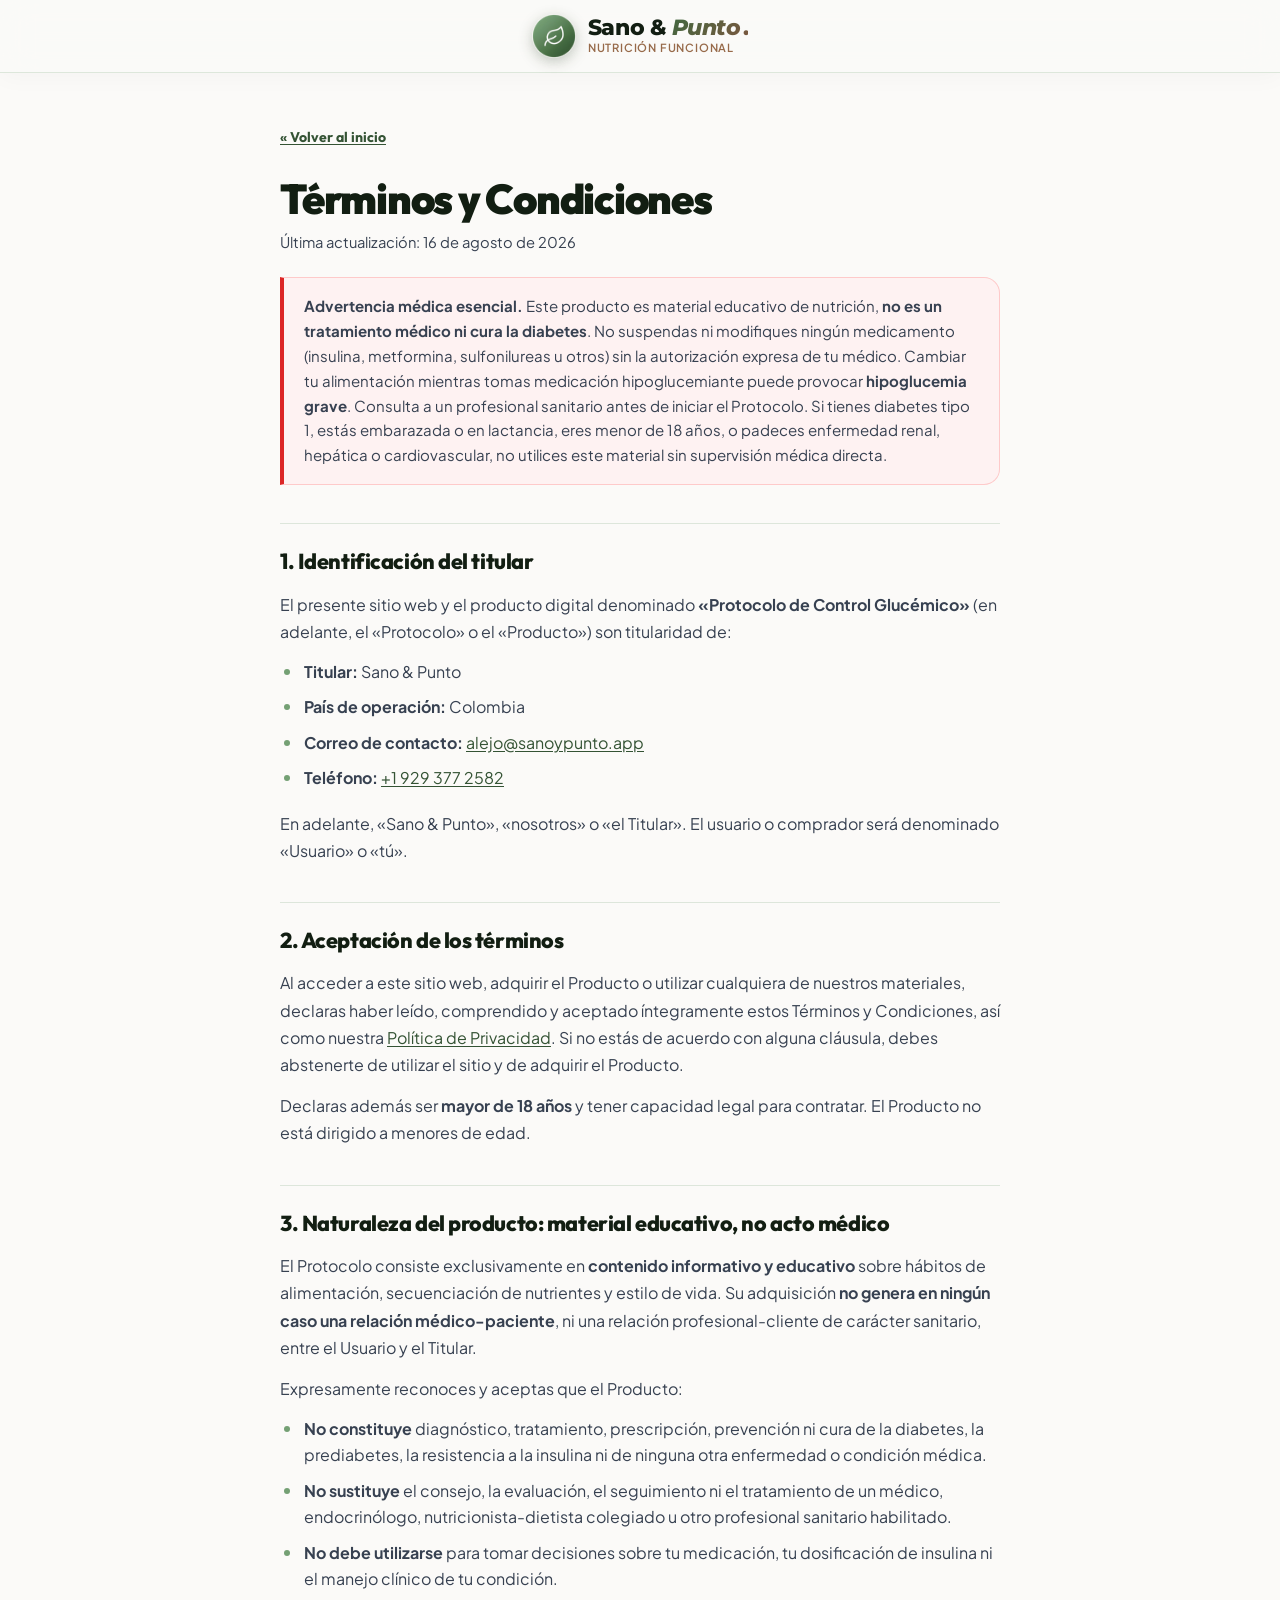
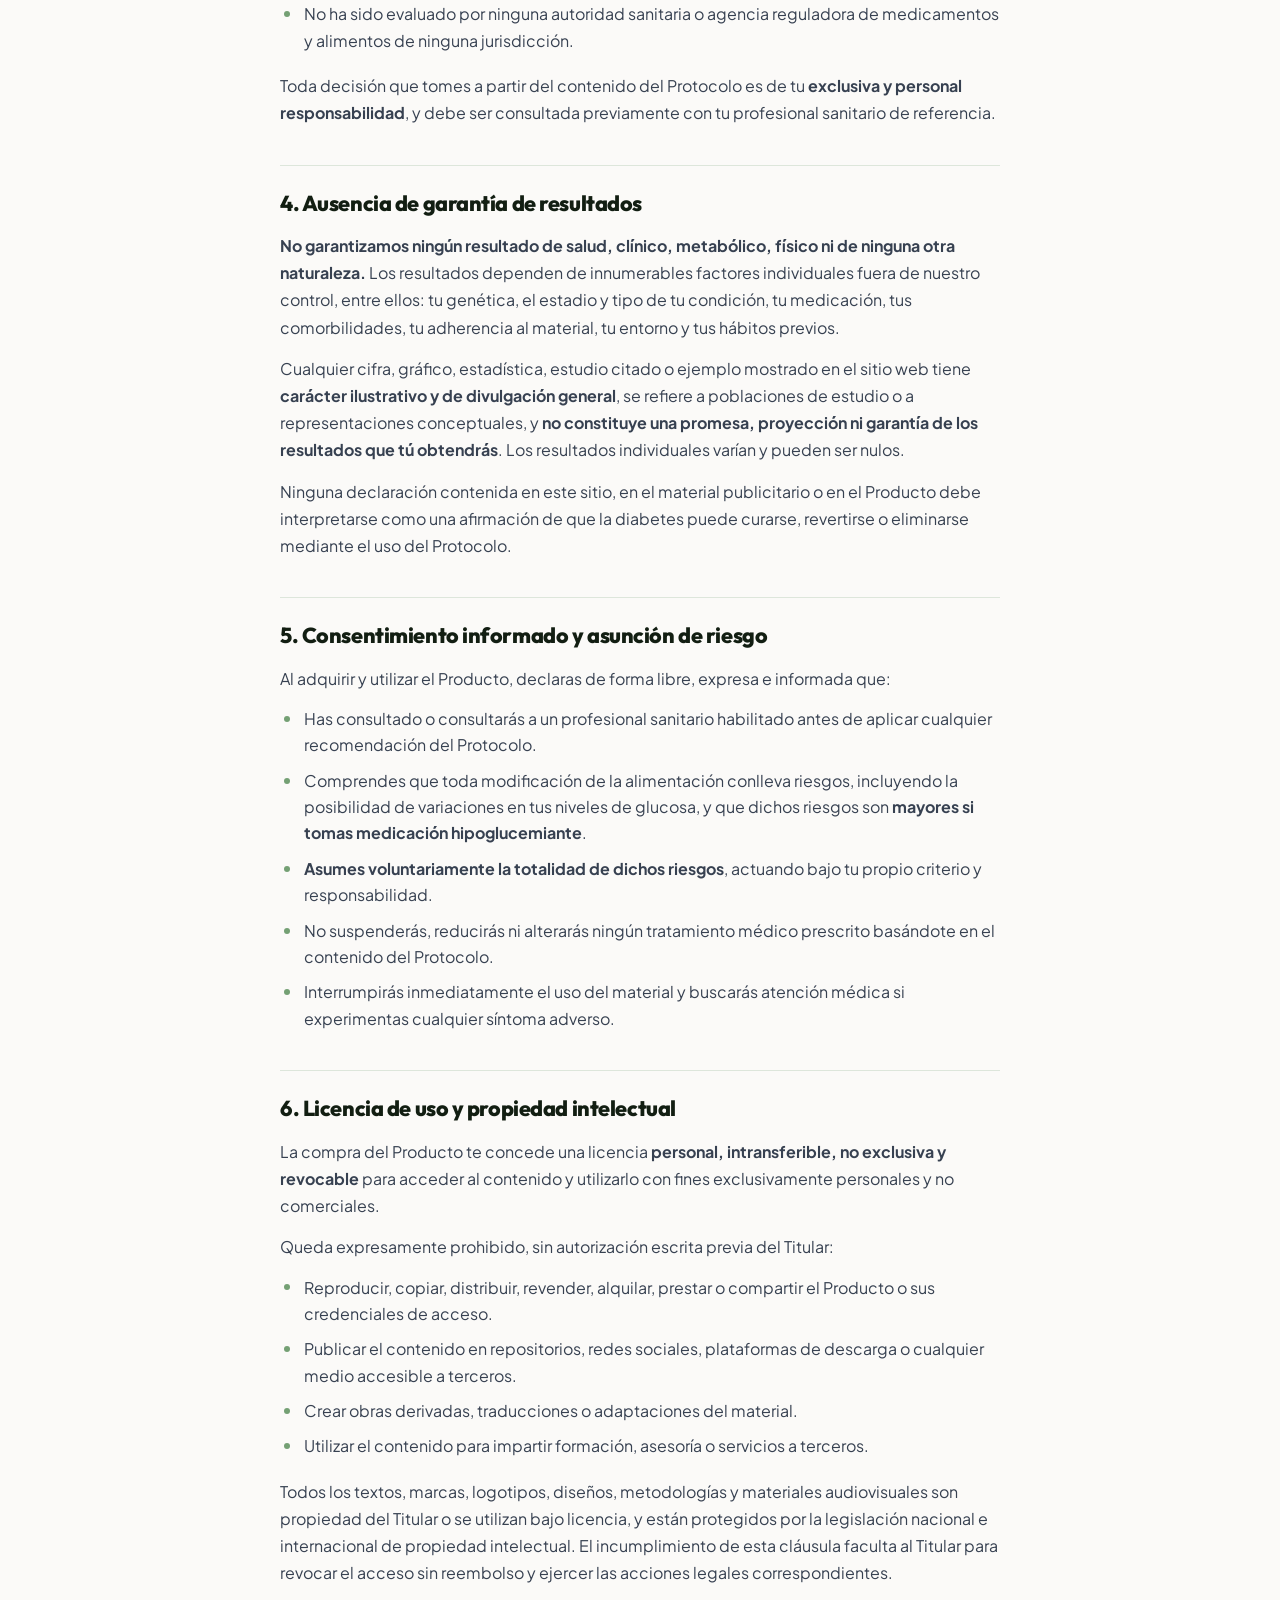
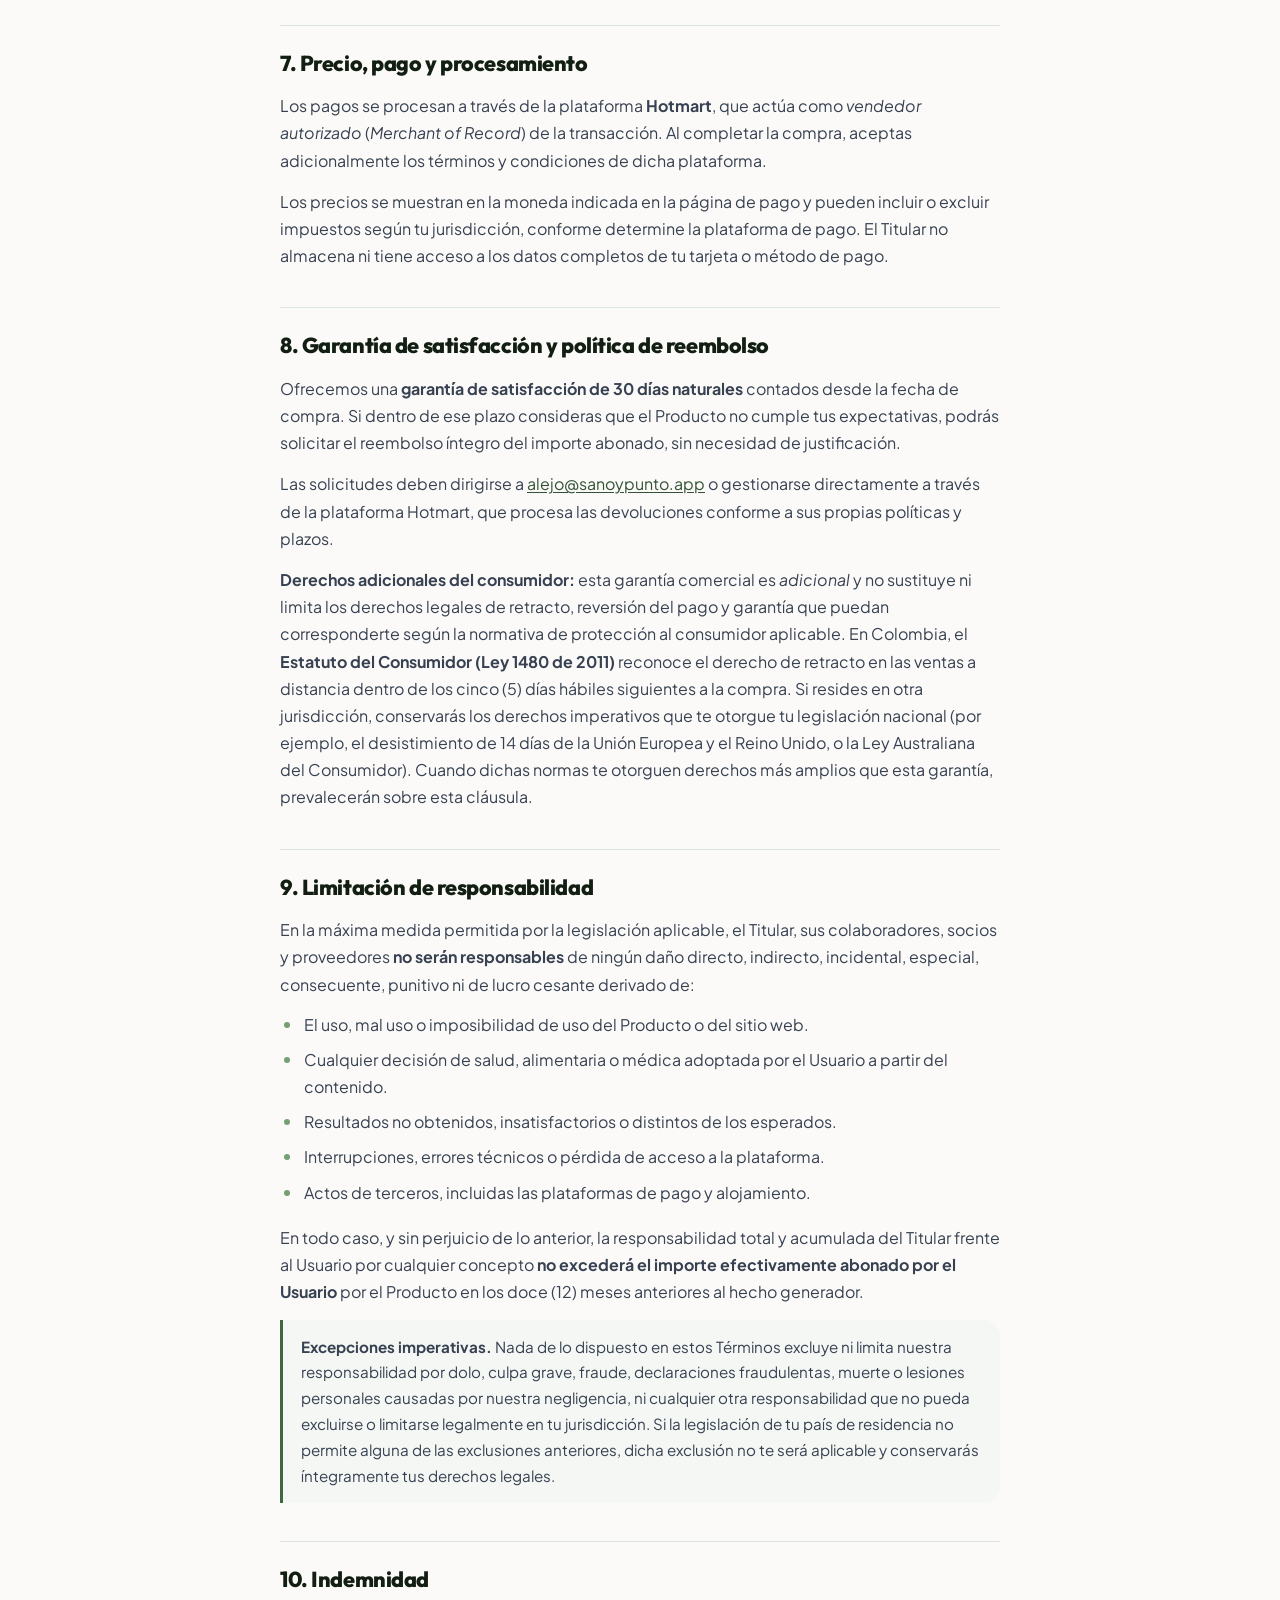
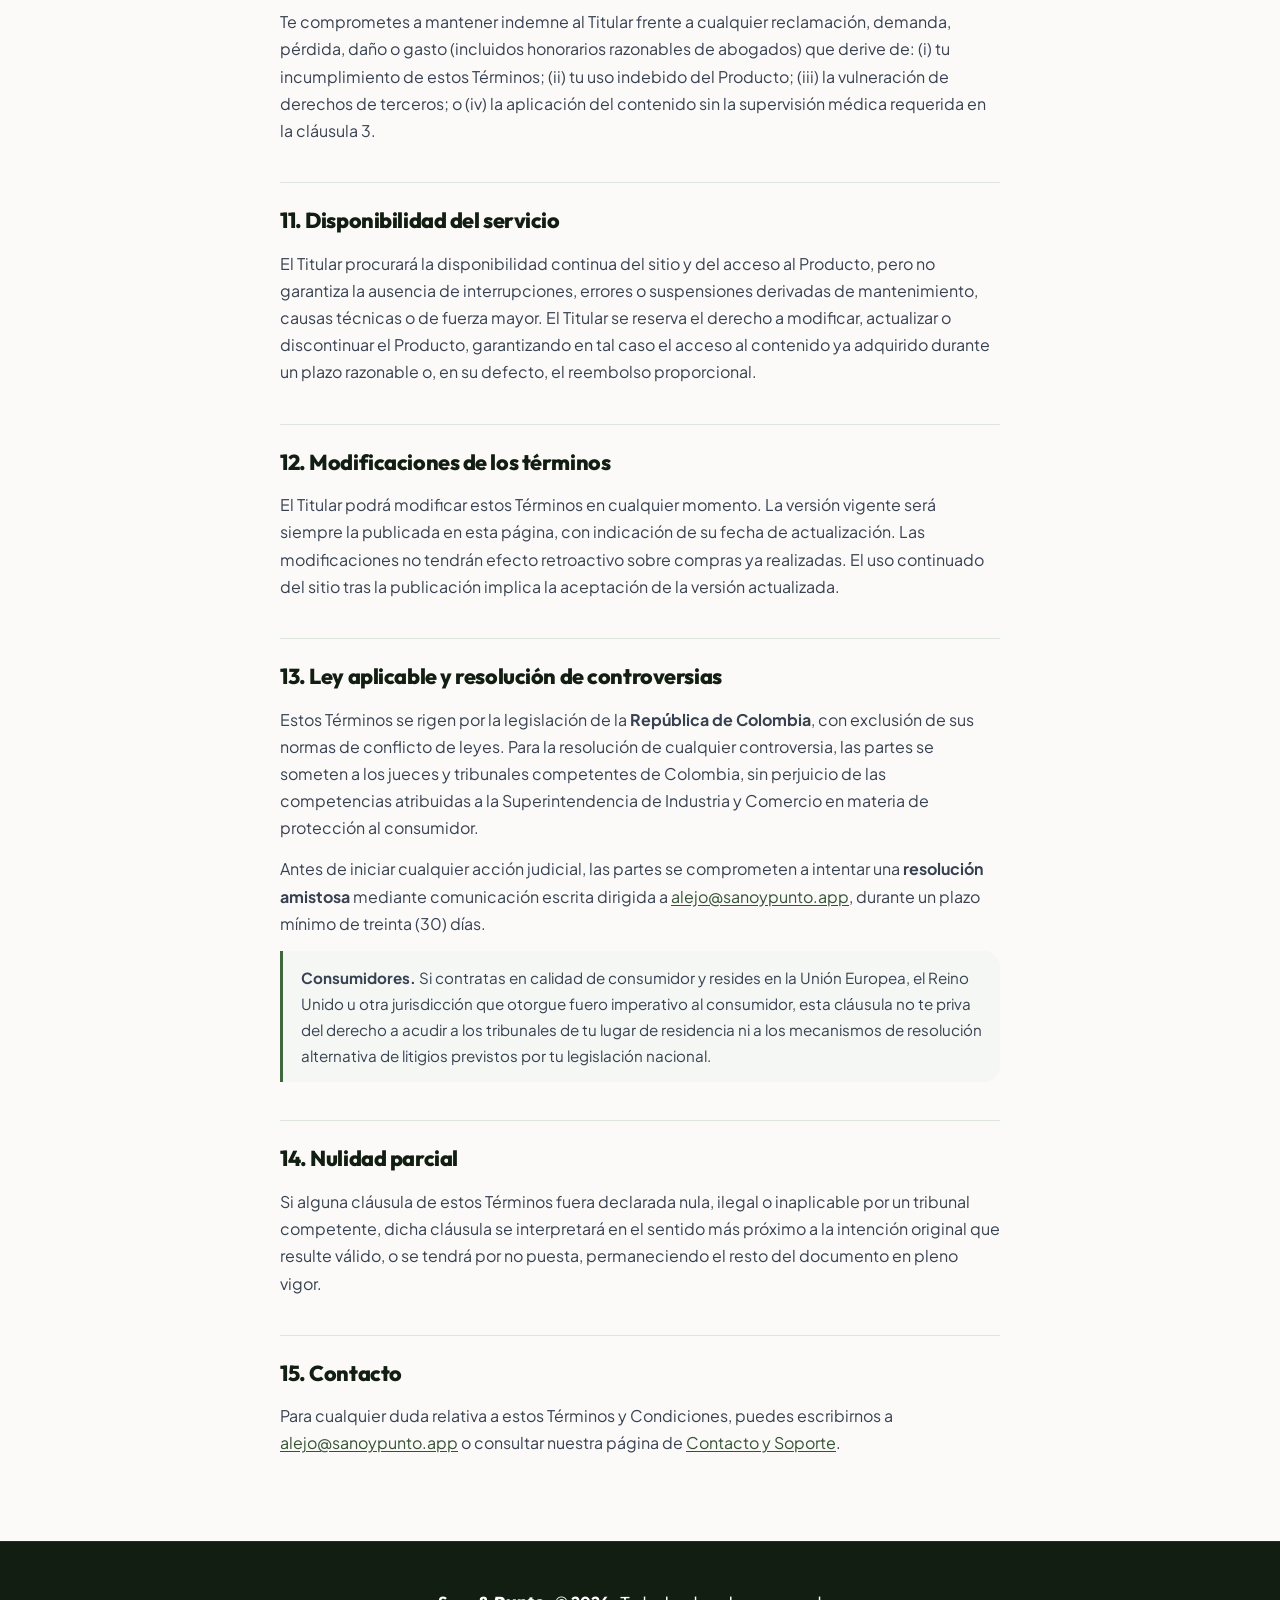
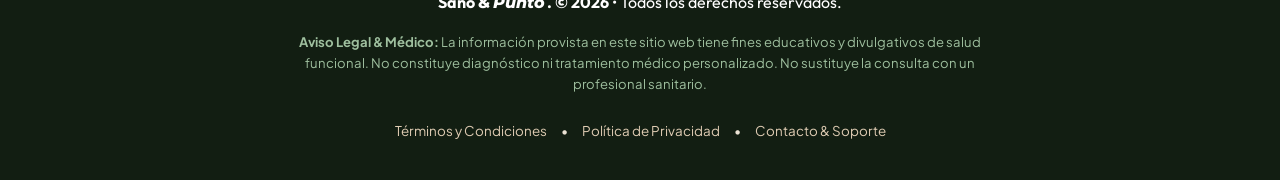
<file: terminos.html>
<!DOCTYPE html>
<html lang="es">
<head>
    <meta charset="UTF-8">
    <meta name="viewport" content="width=device-width, initial-scale=1.0">
    <title>Términos y Condiciones | Sano & Punto.</title>
    <meta name="description" content="Términos y Condiciones de uso y compra del Protocolo de Control Glucémico de Sano & Punto.">
    <meta name="robots" content="noindex, follow">
    <meta name="theme-color" content="#2c422c">

    <link rel="preconnect" href="https://fonts.googleapis.com">
    <link rel="preconnect" href="https://fonts.gstatic.com" crossorigin>
    <link href="https://fonts.googleapis.com/css2?family=DM+Serif+Display:ital@0;1&family=Montserrat:wght@700;800;900&family=Outfit:wght@300;400;500;600;700;800;900&family=Plus+Jakarta+Sans:wght@400;500;600;700&display=swap" rel="stylesheet">

    <link rel="stylesheet" href="style.css?v=8">

    <!-- Microsoft Clarity Tracking Code -->
    <script type="text/javascript">
        (function(c,l,a,r,i,t,y){
            c[a]=c[a]||function(){(c[a].q=c[a].q||[]).push(arguments)};
            t=l.createElement(r);t.async=1;t.src="https://www.clarity.ms/tag/"+i;
            y=l.getElementsByTagName(r)[0];y.parentNode.insertBefore(t,y);
        })(window, document, "clarity", "script", "y4mu209h9z");
    </script>

    <!-- Meta Pixel Code -->
    <script>
        !function(f,b,e,v,n,t,s)
        {if(f.fbq)return;n=f.fbq=function(){n.callMethod?
        n.callMethod.apply(n,arguments):n.queue.push(arguments)};
        if(!f._fbq)f._fbq=n;n.push=n;n.loaded=!0;n.version='2.0';
        n.queue=[];t=b.createElement(e);t.async=!0;
        t.src=v;s=b.getElementsByTagName(e)[0];
        s.parentNode.insertBefore(t,s)}(window, document,'script',
        'https://connect.facebook.net/en_US/fbevents.js');
        fbq('init', '1684616382721420');
        fbq('track', 'PageView');
    </script>
    <noscript><img height="1" width="1" style="display:none"
    src="https://www.facebook.com/tr?id=1684616382721420&ev=PageView&noscript=1"
    /></noscript>
    <!-- End Meta Pixel Code -->
</head>
<body>

    <header class="site-header">
        <div class="container header-container">
            <a class="brand-logo brand-logo-link" href="index.html">
                <div class="brand-icon-circle">
                    <img class="brand-logo-img" src="assets/logo.png" alt="Sano & Punto" width="44" height="44">
                </div>
                <div class="brand-text">
                    <span class="brand-name">
                        Sano <span class="brand-amp">&</span> <span class="brand-gradient"><em>Punto</em>.</span>
                    </span>
                    <span class="brand-tagline">Nutrición Funcional</span>
                </div>
            </a>
        </div>
    </header>

    <main class="legal-page">
        <div class="container legal-container">

            <a class="legal-back" href="index.html">&laquo; Volver al inicio</a>

            <h1 class="legal-title">Términos y Condiciones</h1>
            <p class="legal-updated">Última actualización: 16 de agosto de 2026</p>

            <!--
                ⚠️ NOTA PARA EL TITULAR:
                1. Este documento es una plantilla informativa, NO asesoría jurídica.
                   Debe ser revisado por un abogado colombiano antes de publicarse.
                2. Sin una entidad legal formal constituida (S.A.S. u otra), respondes
                   con tu patrimonio personal ante cualquier reclamación. Constituir una
                   sociedad es la protección más efectiva que existe.
                3. El Estatuto del Consumidor (Ley 1480 de 2011) exige informar la
                   dirección física y el NIT del proveedor. Añádelos en la sección 1
                   cuando dispongas de ellos.
            -->
            <div class="legal-callout legal-callout-danger">
                <strong>Advertencia médica esencial.</strong> Este producto es material educativo de nutrición, <strong>no es un tratamiento médico ni cura la diabetes</strong>. No suspendas ni modifiques ningún medicamento (insulina, metformina, sulfonilureas u otros) sin la autorización expresa de tu médico. Cambiar tu alimentación mientras tomas medicación hipoglucemiante puede provocar <strong>hipoglucemia grave</strong>. Consulta a un profesional sanitario antes de iniciar el Protocolo. Si tienes diabetes tipo 1, estás embarazada o en lactancia, eres menor de 18 años, o padeces enfermedad renal, hepática o cardiovascular, no utilices este material sin supervisión médica directa.
            </div>

            <h2>1. Identificación del titular</h2>
            <p>
                El presente sitio web y el producto digital denominado <strong>«Protocolo de Control Glucémico»</strong> (en adelante, el «Protocolo» o el «Producto») son titularidad de:
            </p>
            <ul>
                <li><strong>Titular:</strong> Sano &amp; Punto</li>
                <li><strong>País de operación:</strong> Colombia</li>
                <li><strong>Correo de contacto:</strong> <a href="mailto:alejo@sanoypunto.app">alejo@sanoypunto.app</a></li>
                <li><strong>Teléfono:</strong> <a href="tel:+19293772582">+1 929 377 2582</a></li>
            </ul>
            <p>
                En adelante, «Sano &amp; Punto», «nosotros» o «el Titular». El usuario o comprador será denominado «Usuario» o «tú».
            </p>

            <h2>2. Aceptación de los términos</h2>
            <p>
                Al acceder a este sitio web, adquirir el Producto o utilizar cualquiera de nuestros materiales, declaras haber leído, comprendido y aceptado íntegramente estos Términos y Condiciones, así como nuestra <a href="privacidad.html">Política de Privacidad</a>. Si no estás de acuerdo con alguna cláusula, debes abstenerte de utilizar el sitio y de adquirir el Producto.
            </p>
            <p>
                Declaras además ser <strong>mayor de 18 años</strong> y tener capacidad legal para contratar. El Producto no está dirigido a menores de edad.
            </p>

            <h2>3. Naturaleza del producto: material educativo, no acto médico</h2>
            <p>
                El Protocolo consiste exclusivamente en <strong>contenido informativo y educativo</strong> sobre hábitos de alimentación, secuenciación de nutrientes y estilo de vida. Su adquisición <strong>no genera en ningún caso una relación médico-paciente</strong>, ni una relación profesional-cliente de carácter sanitario, entre el Usuario y el Titular.
            </p>
            <p>Expresamente reconoces y aceptas que el Producto:</p>
            <ul>
                <li><strong>No constituye</strong> diagnóstico, tratamiento, prescripción, prevención ni cura de la diabetes, la prediabetes, la resistencia a la insulina ni de ninguna otra enfermedad o condición médica.</li>
                <li><strong>No sustituye</strong> el consejo, la evaluación, el seguimiento ni el tratamiento de un médico, endocrinólogo, nutricionista-dietista colegiado u otro profesional sanitario habilitado.</li>
                <li><strong>No debe utilizarse</strong> para tomar decisiones sobre tu medicación, tu dosificación de insulina ni el manejo clínico de tu condición.</li>
                <li>No ha sido evaluado por ninguna autoridad sanitaria o agencia reguladora de medicamentos y alimentos de ninguna jurisdicción.</li>
            </ul>
            <p>
                Toda decisión que tomes a partir del contenido del Protocolo es de tu <strong>exclusiva y personal responsabilidad</strong>, y debe ser consultada previamente con tu profesional sanitario de referencia.
            </p>

            <h2>4. Ausencia de garantía de resultados</h2>
            <p>
                <strong>No garantizamos ningún resultado de salud, clínico, metabólico, físico ni de ninguna otra naturaleza.</strong> Los resultados dependen de innumerables factores individuales fuera de nuestro control, entre ellos: tu genética, el estadio y tipo de tu condición, tu medicación, tus comorbilidades, tu adherencia al material, tu entorno y tus hábitos previos.
            </p>
            <p>
                Cualquier cifra, gráfico, estadística, estudio citado o ejemplo mostrado en el sitio web tiene <strong>carácter ilustrativo y de divulgación general</strong>, se refiere a poblaciones de estudio o a representaciones conceptuales, y <strong>no constituye una promesa, proyección ni garantía de los resultados que tú obtendrás</strong>. Los resultados individuales varían y pueden ser nulos.
            </p>
            <p>
                Ninguna declaración contenida en este sitio, en el material publicitario o en el Producto debe interpretarse como una afirmación de que la diabetes puede curarse, revertirse o eliminarse mediante el uso del Protocolo.
            </p>

            <h2>5. Consentimiento informado y asunción de riesgo</h2>
            <p>
                Al adquirir y utilizar el Producto, declaras de forma libre, expresa e informada que:
            </p>
            <ul>
                <li>Has consultado o consultarás a un profesional sanitario habilitado antes de aplicar cualquier recomendación del Protocolo.</li>
                <li>Comprendes que toda modificación de la alimentación conlleva riesgos, incluyendo la posibilidad de variaciones en tus niveles de glucosa, y que dichos riesgos son <strong>mayores si tomas medicación hipoglucemiante</strong>.</li>
                <li><strong>Asumes voluntariamente la totalidad de dichos riesgos</strong>, actuando bajo tu propio criterio y responsabilidad.</li>
                <li>No suspenderás, reducirás ni alterarás ningún tratamiento médico prescrito basándote en el contenido del Protocolo.</li>
                <li>Interrumpirás inmediatamente el uso del material y buscarás atención médica si experimentas cualquier síntoma adverso.</li>
            </ul>

            <h2>6. Licencia de uso y propiedad intelectual</h2>
            <p>
                La compra del Producto te concede una licencia <strong>personal, intransferible, no exclusiva y revocable</strong> para acceder al contenido y utilizarlo con fines exclusivamente personales y no comerciales.
            </p>
            <p>Queda expresamente prohibido, sin autorización escrita previa del Titular:</p>
            <ul>
                <li>Reproducir, copiar, distribuir, revender, alquilar, prestar o compartir el Producto o sus credenciales de acceso.</li>
                <li>Publicar el contenido en repositorios, redes sociales, plataformas de descarga o cualquier medio accesible a terceros.</li>
                <li>Crear obras derivadas, traducciones o adaptaciones del material.</li>
                <li>Utilizar el contenido para impartir formación, asesoría o servicios a terceros.</li>
            </ul>
            <p>
                Todos los textos, marcas, logotipos, diseños, metodologías y materiales audiovisuales son propiedad del Titular o se utilizan bajo licencia, y están protegidos por la legislación nacional e internacional de propiedad intelectual. El incumplimiento de esta cláusula faculta al Titular para revocar el acceso sin reembolso y ejercer las acciones legales correspondientes.
            </p>

            <h2>7. Precio, pago y procesamiento</h2>
            <p>
                Los pagos se procesan a través de la plataforma <strong>Hotmart</strong>, que actúa como <em>vendedor autorizado</em> (<em>Merchant of Record</em>) de la transacción. Al completar la compra, aceptas adicionalmente los términos y condiciones de dicha plataforma.
            </p>
            <p>
                Los precios se muestran en la moneda indicada en la página de pago y pueden incluir o excluir impuestos según tu jurisdicción, conforme determine la plataforma de pago. El Titular no almacena ni tiene acceso a los datos completos de tu tarjeta o método de pago.
            </p>

            <h2>8. Garantía de satisfacción y política de reembolso</h2>
            <p>
                Ofrecemos una <strong>garantía de satisfacción de 30 días naturales</strong> contados desde la fecha de compra. Si dentro de ese plazo consideras que el Producto no cumple tus expectativas, podrás solicitar el reembolso íntegro del importe abonado, sin necesidad de justificación.
            </p>
            <p>
                Las solicitudes deben dirigirse a <a href="mailto:alejo@sanoypunto.app">alejo@sanoypunto.app</a> o gestionarse directamente a través de la plataforma Hotmart, que procesa las devoluciones conforme a sus propias políticas y plazos.
            </p>
            <p>
                <strong>Derechos adicionales del consumidor:</strong> esta garantía comercial es <em>adicional</em> y no sustituye ni limita los derechos legales de retracto, reversión del pago y garantía que puedan corresponderte según la normativa de protección al consumidor aplicable. En Colombia, el <strong>Estatuto del Consumidor (Ley 1480 de 2011)</strong> reconoce el derecho de retracto en las ventas a distancia dentro de los cinco (5) días hábiles siguientes a la compra. Si resides en otra jurisdicción, conservarás los derechos imperativos que te otorgue tu legislación nacional (por ejemplo, el desistimiento de 14 días de la Unión Europea y el Reino Unido, o la Ley Australiana del Consumidor). Cuando dichas normas te otorguen derechos más amplios que esta garantía, prevalecerán sobre esta cláusula.
            </p>

            <h2>9. Limitación de responsabilidad</h2>
            <p>
                En la máxima medida permitida por la legislación aplicable, el Titular, sus colaboradores, socios y proveedores <strong>no serán responsables</strong> de ningún daño directo, indirecto, incidental, especial, consecuente, punitivo ni de lucro cesante derivado de:
            </p>
            <ul>
                <li>El uso, mal uso o imposibilidad de uso del Producto o del sitio web.</li>
                <li>Cualquier decisión de salud, alimentaria o médica adoptada por el Usuario a partir del contenido.</li>
                <li>Resultados no obtenidos, insatisfactorios o distintos de los esperados.</li>
                <li>Interrupciones, errores técnicos o pérdida de acceso a la plataforma.</li>
                <li>Actos de terceros, incluidas las plataformas de pago y alojamiento.</li>
            </ul>
            <p>
                En todo caso, y sin perjuicio de lo anterior, la responsabilidad total y acumulada del Titular frente al Usuario por cualquier concepto <strong>no excederá el importe efectivamente abonado por el Usuario</strong> por el Producto en los doce (12) meses anteriores al hecho generador.
            </p>
            <p class="legal-emphasis">
                <strong>Excepciones imperativas.</strong> Nada de lo dispuesto en estos Términos excluye ni limita nuestra responsabilidad por dolo, culpa grave, fraude, declaraciones fraudulentas, muerte o lesiones personales causadas por nuestra negligencia, ni cualquier otra responsabilidad que no pueda excluirse o limitarse legalmente en tu jurisdicción. Si la legislación de tu país de residencia no permite alguna de las exclusiones anteriores, dicha exclusión no te será aplicable y conservarás íntegramente tus derechos legales.
            </p>

            <h2>10. Indemnidad</h2>
            <p>
                Te comprometes a mantener indemne al Titular frente a cualquier reclamación, demanda, pérdida, daño o gasto (incluidos honorarios razonables de abogados) que derive de: (i) tu incumplimiento de estos Términos; (ii) tu uso indebido del Producto; (iii) la vulneración de derechos de terceros; o (iv) la aplicación del contenido sin la supervisión médica requerida en la cláusula 3.
            </p>

            <h2>11. Disponibilidad del servicio</h2>
            <p>
                El Titular procurará la disponibilidad continua del sitio y del acceso al Producto, pero no garantiza la ausencia de interrupciones, errores o suspensiones derivadas de mantenimiento, causas técnicas o de fuerza mayor. El Titular se reserva el derecho a modificar, actualizar o discontinuar el Producto, garantizando en tal caso el acceso al contenido ya adquirido durante un plazo razonable o, en su defecto, el reembolso proporcional.
            </p>

            <h2>12. Modificaciones de los términos</h2>
            <p>
                El Titular podrá modificar estos Términos en cualquier momento. La versión vigente será siempre la publicada en esta página, con indicación de su fecha de actualización. Las modificaciones no tendrán efecto retroactivo sobre compras ya realizadas. El uso continuado del sitio tras la publicación implica la aceptación de la versión actualizada.
            </p>

            <h2>13. Ley aplicable y resolución de controversias</h2>
            <p>
                Estos Términos se rigen por la legislación de la <strong>República de Colombia</strong>, con exclusión de sus normas de conflicto de leyes. Para la resolución de cualquier controversia, las partes se someten a los jueces y tribunales competentes de Colombia, sin perjuicio de las competencias atribuidas a la Superintendencia de Industria y Comercio en materia de protección al consumidor.
            </p>
            <p>
                Antes de iniciar cualquier acción judicial, las partes se comprometen a intentar una <strong>resolución amistosa</strong> mediante comunicación escrita dirigida a <a href="mailto:alejo@sanoypunto.app">alejo@sanoypunto.app</a>, durante un plazo mínimo de treinta (30) días.
            </p>
            <p class="legal-emphasis">
                <strong>Consumidores.</strong> Si contratas en calidad de consumidor y resides en la Unión Europea, el Reino Unido u otra jurisdicción que otorgue fuero imperativo al consumidor, esta cláusula no te priva del derecho a acudir a los tribunales de tu lugar de residencia ni a los mecanismos de resolución alternativa de litigios previstos por tu legislación nacional.
            </p>

            <h2>14. Nulidad parcial</h2>
            <p>
                Si alguna cláusula de estos Términos fuera declarada nula, ilegal o inaplicable por un tribunal competente, dicha cláusula se interpretará en el sentido más próximo a la intención original que resulte válido, o se tendrá por no puesta, permaneciendo el resto del documento en pleno vigor.
            </p>

            <h2>15. Contacto</h2>
            <p>
                Para cualquier duda relativa a estos Términos y Condiciones, puedes escribirnos a <a href="mailto:alejo@sanoypunto.app">alejo@sanoypunto.app</a> o consultar nuestra página de <a href="contacto.html">Contacto y Soporte</a>.
            </p>

        </div>
    </main>

    <footer class="site-footer">
        <div class="container footer-container">
            <div class="footer-brand">
                <strong>Sano <span class="brand-amp">&</span> <span class="brand-gradient"><em>Punto</em>.</span> © 2026</strong> • Todos los derechos reservados.
            </div>
            <p class="footer-disclaimer">
                <strong>Aviso Legal & Médico:</strong> La información provista en este sitio web tiene fines educativos y divulgativos de salud funcional. No constituye diagnóstico ni tratamiento médico personalizado. No sustituye la consulta con un profesional sanitario.
            </p>
            <div class="footer-links">
                <a href="terminos.html">Términos y Condiciones</a>
                <span>•</span>
                <a href="privacidad.html">Política de Privacidad</a>
                <span>•</span>
                <a href="contacto.html">Contacto & Soporte</a>
            </div>
        </div>
    </footer>

</body>
</html>
</file>
<file: style.css>
/* ==========================================================================
   SANO & PUNTO. - SISTEMA DE DISEÑO & IDENTIDAD DE MARCA OFICIAL
   ========================================================================== */

:root {
    /* Paleta Oficial Sage (Verde Salvia Orgánico) */
    --color-sage-50: #f4f7f4;
    --color-sage-100: #e3ebe3;
    --color-sage-200: #c7d9c7;
    --color-sage-300: #9ebf9e;
    --color-sage-400: #74a074;
    --color-sage-500: #518451;
    --color-sage-600: #3f683f;
    --color-sage-700: #345334;
    --color-sage-800: #2c422c;
    --color-sage-900: #253725;
    --color-sage-950: #121e12;

    /* Paleta Oficial Sand (Arena Cálida) */
    --color-sand-50: #fbfaf8;
    --color-sand-100: #f5f2eb;
    --color-sand-200: #ebe2d3;
    --color-sand-300: #dfccb3;
    --color-sand-400: #ceaf8e;
    --color-sand-500: #c29870;
    --color-sand-600: #b58359;
    --color-sand-700: #976a4a;
    --color-sand-800: #7c573f;
    --color-sand-900: #654836;
    --color-sand-950: #36251b;

    /* Acentos y Conversión */
    --color-coral: #f27244;
    --color-coral-hover: #e25d2c;
    --color-emerald: #10b981;
    --color-emerald-light: #ecfdf5;

    /* Tokens Base */
    --bg-page: var(--color-sand-50);
    --bg-card: rgba(255, 255, 255, 0.85);
    --text-heading: var(--color-sage-950);
    --text-body: #374151;
    --text-muted: #6b7280;
    --border-brand: rgba(116, 160, 116, 0.22);
    --border-subtle: rgba(0, 0, 0, 0.06);

    /* Tipografías Oficiales */
    --font-sans: 'Outfit', -apple-system, BlinkMacSystemFont, 'Segoe UI', Roboto, sans-serif;
    --font-serif: 'DM Serif Display', Georgia, serif;
    --font-body: 'Plus Jakarta Sans', var(--font-sans);
    --font-brand: 'Montserrat', var(--font-sans);

    /* Sombras & Efectos */
    --shadow-soft: 0 10px 30px -5px rgba(37, 55, 37, 0.06);
    --shadow-card: 0 16px 40px -10px rgba(37, 55, 37, 0.08);
    --shadow-glow: 0 12px 35px rgba(242, 114, 68, 0.32);

    /* Transiciones */
    --transition-fast: 0.2s ease;
    --transition-smooth: 0.35s cubic-bezier(0.16, 1, 0.3, 1);
}

/* Reset y Base con Textura Orgánica de Grano */
*, *::before, *::after {
    box-sizing: border-box;
    margin: 0;
    padding: 0;
}

html {
    scroll-behavior: smooth;
    -webkit-text-size-adjust: 100%;
}

body {
    background-color: var(--bg-page);
    color: var(--text-body);
    font-family: var(--font-body);
    font-size: 16px;
    line-height: 1.6;
    -webkit-font-smoothing: antialiased;
    -moz-osx-font-smoothing: grayscale;
    overflow-x: hidden;
}

/* Contenedor */
.container {
    width: 100%;
    max-width: 920px;
    margin-left: auto;
    margin-right: auto;
    padding-left: 20px;
    padding-right: 20px;
}

/* Barra Superior de Urgencia */
.top-banner {
    background: linear-gradient(90deg, var(--color-sage-900) 0%, var(--color-sage-800) 100%);
    color: #ffffff;
    padding: 10px 0;
    font-size: 0.84rem;
    text-align: center;
    border-bottom: 2px solid var(--color-sand-400);
}

.top-banner-content {
    display: flex;
    align-items: center;
    justify-content: center;
    gap: 10px;
}

.pulse-dot {
    width: 8px;
    height: 8px;
    background-color: var(--color-coral);
    border-radius: 50%;
    display: inline-block;
    animation: pulseGlow 1.5s infinite;
}

/* ENCABEZADO / FLOATING GLASS BAR DE SANO & PUNTO */
.site-header {
    background: rgba(251, 250, 248, 0.8);
    backdrop-filter: blur(16px);
    -webkit-backdrop-filter: blur(16px);
    border-bottom: 1px solid var(--border-brand);
    padding: 14px 0;
    position: sticky;
    top: 0;
    z-index: 100;
    box-shadow: 0 4px 25px rgba(0, 0, 0, 0.03);
}

.header-container {
    display: flex;
    align-items: center;
    justify-content: center;
}

.brand-logo {
    display: flex;
    align-items: center;
    gap: 12px;
}

.brand-icon-circle {
    width: 44px;
    height: 44px;
    border-radius: 50%;
    overflow: hidden;
    display: flex;
    align-items: center;
    justify-content: center;
    box-shadow: 0 4px 14px rgba(44, 66, 44, 0.28);
    flex-shrink: 0;
}

.brand-logo-img {
    width: 100%;
    height: 100%;
    object-fit: cover;
    display: block;
}

.brand-text {
    display: flex;
    flex-direction: column;
}

.brand-name {
    font-family: var(--font-brand);
    font-size: 1.4rem;
    font-weight: 800;
    letter-spacing: -0.02em;
    color: var(--color-sage-950);
    line-height: 1.1;
}

.brand-amp {
    font-family: var(--font-brand);
    font-weight: 800;
    color: var(--color-sage-950);
}

.brand-gradient {
    background: linear-gradient(135deg, var(--color-sage-600) 0%, var(--color-sand-800) 100%);
    -webkit-background-clip: text;
    background-clip: text;
    -webkit-text-fill-color: transparent;
}

.brand-gradient em {
    font-family: var(--font-brand);
    font-style: italic;
    font-weight: 800;
    padding-right: 2px;
}

/* En el pie de página el fondo es oscuro: la marca va en blanco sólido */
.footer-brand .brand-amp,
.footer-brand .brand-gradient {
    background: none;
    -webkit-background-clip: unset;
    background-clip: unset;
    -webkit-text-fill-color: #ffffff;
    color: #ffffff;
}

.brand-tagline {
    font-size: 0.7rem;
    font-weight: 600;
    color: var(--color-sand-700);
    text-transform: uppercase;
    letter-spacing: 0.8px;
}

/* SECCIÓN HERO */
.hero-section {
    padding: 45px 0 20px;
    text-align: center;
}

.badge-pill {
    display: inline-flex;
    align-items: center;
    gap: 8px;
    background: var(--color-sage-100);
    color: var(--color-sage-700);
    padding: 7px 18px;
    border-radius: 100px;
    font-size: 0.82rem;
    font-weight: 700;
    letter-spacing: 0.5px;
    text-transform: uppercase;
    margin-bottom: 22px;
    border: 1px solid var(--border-brand);
}

.main-headline {
    font-family: var(--font-sans);
    font-size: clamp(1.85rem, 4.2vw + 0.5rem, 2.85rem);
    font-weight: 900;
    color: var(--color-sage-950);
    line-height: 1.15;
    margin-bottom: 18px;
    letter-spacing: -0.04em;
}

.highlight-text {
    background: linear-gradient(135deg, var(--color-sage-600) 0%, var(--color-sand-800) 100%);
    -webkit-background-clip: text;
    -webkit-text-fill-color: transparent;
    display: inline-block;
    position: relative;
}

.highlight-text::after {
    display: none;
}

.underline-coral {
    position: relative;
    display: inline;
}

.underline-coral::after {
    content: '';
    position: absolute;
    left: 0;
    right: 0;
    bottom: 0.04em;
    height: 5px;
    border-radius: 3px;
    background: linear-gradient(90deg, #f57c50 0%, #dc5c2e 100%);
    z-index: -1;
}

.sub-headline {
    font-size: clamp(1rem, 1.8vw + 0.2rem, 1.16rem);
    color: var(--text-muted);
    max-width: 740px;
    margin: 0 auto;
    font-weight: 400;
    line-height: 1.6;
}

/* SECCIÓN VSL (VIDEO SALES LETTER) */
.vsl-section {
    padding: 10px 0 45px;
}

.vsl-container {
    max-width: 900px;
}

.vsl-frame {
    position: relative;
    width: 100%;
    aspect-ratio: 16 / 9;
    background: var(--color-sage-950);
    border-radius: 2rem;
    overflow: hidden;
    box-shadow: 0 15px 35px -5px rgba(18, 30, 18, 0.12), 0 5px 15px -5px rgba(0, 0, 0, 0.05);
    border: 3px solid rgba(255, 255, 255, 0.6);
    transition: transform var(--transition-smooth), box-shadow var(--transition-smooth);
    contain: layout paint;
    content-visibility: visible;
}

.vsl-frame:hover {
    box-shadow: 0 20px 45px -10px rgba(18, 30, 18, 0.18), 0 8px 20px -5px rgba(0, 0, 0, 0.08);
}

.vsl-facade {
    position: absolute;
    inset: 0;
    cursor: pointer;
    background: linear-gradient(145deg, #1f331f 0%, #121e12 100%);
    display: flex;
    align-items: center;
    justify-content: center;
    z-index: 5;
    transition: opacity 0.6s ease;
}

.vsl-overlay-glow {
    position: absolute;
    inset: 0;
    background: radial-gradient(circle at center, rgba(206, 175, 142, 0.2) 0%, transparent 70%);
}

.vsl-poster-content {
    position: relative;
    z-index: 2;
    display: flex;
    flex-direction: column;
    align-items: center;
    gap: 16px;
    text-align: center;
    padding: 20px;
}

.play-button-pulse {
    position: relative;
    display: flex;
    align-items: center;
    justify-content: center;
}

.play-button-pulse::before {
    content: '';
    position: absolute;
    width: 90px;
    height: 90px;
    background-color: var(--color-coral);
    opacity: 0.35;
    border-radius: 50%;
    animation: playPulse 2s infinite ease-out;
}

.play-btn {
    width: 72px;
    height: 72px;
    background: linear-gradient(135deg, var(--color-coral) 0%, var(--color-coral-hover) 100%);
    color: #ffffff;
    border-radius: 50%;
    display: flex;
    align-items: center;
    justify-content: center;
    box-shadow: 0 8px 25px rgba(242, 114, 68, 0.5);
    transition: transform var(--transition-fast), box-shadow var(--transition-fast);
}

.play-btn svg {
    width: 32px;
    height: 32px;
    margin-left: 4px;
}

.vsl-facade:hover .play-btn {
    transform: scale(1.08);
    box-shadow: 0 12px 30px rgba(242, 114, 68, 0.7);
}

.vsl-tag {
    color: #ffffff;
    font-family: var(--font-sans);
    font-size: 0.85rem;
    font-weight: 700;
    letter-spacing: 0.8px;
    background: rgba(0, 0, 0, 0.5);
    padding: 6px 16px;
    border-radius: 30px;
    backdrop-filter: blur(6px);
    border: 1px solid rgba(255, 255, 255, 0.15);
}

/* Tarjeta "Tu video ya ha comenzado" (estilo mute/unmute) */
.vsl-mute-card {
    background: rgba(0, 0, 0, 0.78);
    backdrop-filter: blur(12px);
    -webkit-backdrop-filter: blur(12px);
    border-radius: 0.8rem;
    padding: 12px 18px;
    display: flex;
    flex-direction: column;
    align-items: center;
    gap: 6px;
    border: 1px solid rgba(255, 255, 255, 0.12);
    box-shadow: 0 10px 30px rgba(0, 0, 0, 0.4);
    max-width: 240px;
    text-align: center;
}

.vsl-mute-title {
    color: #ffffff;
    font-family: var(--font-sans);
    font-size: 0.85rem;
    font-weight: 800;
    letter-spacing: -0.01em;
}

.vsl-mute-icon {
    position: relative;
    width: 32px;
    height: 32px;
    color: #ffffff;
    display: flex;
    align-items: center;
    justify-content: center;
}

.vsl-mute-icon svg {
    width: 24px;
    height: 24px;
}

.vsl-mute-subtitle {
    color: #ffffff;
    font-family: var(--font-sans);
    font-size: 0.8rem;
    font-weight: 800;
    letter-spacing: -0.01em;
}

.vsl-mute-duration {
    color: var(--color-sand-300);
    font-family: var(--font-sans);
    font-size: 0.65rem;
    font-weight: 600;
    letter-spacing: 0.5px;
    text-transform: uppercase;
    margin-top: 1px;
}

.vsl-player-container {
    position: absolute;
    inset: 0;
    width: 100%;
    height: 100%;
    z-index: 1;
    overflow: hidden;
}

.vsl-player-container video, 
.vsl-player-container iframe,
.vsl-player-container .wistia_embed,
.vsl-player-container .wistia_async_tn87tguaoq {
    position: absolute !important;
    inset: 0 !important;
    width: 100% !important;
    height: 100% !important;
    border: none;
    display: block;
}

.vsl-progress-bar {
    position: absolute;
    bottom: 0;
    left: 0;
    right: 0;
    height: 5px;
    background: rgba(255, 255, 255, 0.2);
    z-index: 6;
}

.vsl-progress-fill {
    width: 0%;
    height: 100%;
    background: var(--color-coral);
    transition: width 0.3s ease;
}

/* BOTÓN DE ACCIÓN (CTA) */
.cta-wrapper {
    margin-top: 32px;
    text-align: center;
}

.btn-primary {
    display: inline-flex;
    flex-direction: column;
    align-items: center;
    justify-content: center;
    background: linear-gradient(180deg, #f57c50 0%, #dc5c2e 100%);
    color: #ffffff;
    text-decoration: none;
    padding: 18px 36px;
    border-radius: 1.25rem;
    font-family: var(--font-sans);
    font-weight: 800;
    box-shadow: var(--shadow-glow);
    position: relative;
    overflow: hidden;
    width: 100%;
    max-width: 620px;
    border: 1px solid rgba(255, 255, 255, 0.35);
    transition: transform var(--transition-fast), box-shadow var(--transition-fast);
    animation: btnPulse 3s infinite ease-in-out;
}

.btn-primary:hover {
    transform: translateY(-2px);
    box-shadow: 0 18px 45px rgba(242, 114, 68, 0.45);
}

.btn-primary:active {
    transform: translateY(1px);
}

.btn-shine {
    position: absolute;
    top: 0;
    left: -100%;
    width: 50%;
    height: 100%;
    background: linear-gradient(90deg, transparent, rgba(255, 255, 255, 0.35), transparent);
    transform: skewX(-25deg);
    animation: shine 4s infinite;
}

.btn-text {
    font-size: clamp(1.05rem, 2.2vw, 1.35rem);
    letter-spacing: 0.3px;
    line-height: 1.2;
}

.btn-subtext {
    font-family: var(--font-body);
    font-size: 0.8rem;
    font-weight: 500;
    opacity: 0.92;
    margin-top: 4px;
}

.btn-large {
    max-width: 520px;
    padding: 16px 28px;
}

/* Sellos de Confianza */
.trust-badges {
    display: flex;
    align-items: center;
    justify-content: center;
    flex-wrap: wrap;
    gap: 20px;
    margin-top: 18px;
    color: var(--text-muted);
    font-size: 0.84rem;
    font-weight: 600;
}

.trust-item {
    display: flex;
    align-items: center;
    gap: 6px;
}

.trust-item svg {
    color: var(--color-sage-600);
}

/* BARRA DE PRUEBA SOCIAL / COMUNIDAD (FACEBOOK & INSTAGRAM) */
.community-proof-wrapper {
    margin-top: 24px;
    display: flex;
    flex-direction: column;
    align-items: center;
    gap: 10px;
    text-align: center;
}

.community-proof-headline {
    font-size: 0.84rem;
    font-weight: 700;
    color: var(--color-sage-900);
    letter-spacing: 0.2px;
}

.community-proof-bar {
    display: inline-flex;
    align-items: center;
    justify-content: center;
    gap: 20px;
    background: #ffffff;
    border: 1px solid var(--border-brand);
    border-radius: 100px;
    padding: 10px 24px;
    box-shadow: 0 4px 18px rgba(44, 66, 44, 0.06);
    transition: transform var(--transition-fast), box-shadow var(--transition-fast);
}

.community-proof-bar:hover {
    box-shadow: 0 8px 24px rgba(44, 66, 44, 0.1);
}

.community-badge-item {
    display: flex;
    align-items: center;
    gap: 10px;
}

.social-proof-icon {
    width: 28px;
    height: 28px;
    object-fit: contain;
    display: block;
    flex-shrink: 0;
}

.social-proof-fb {
    border-radius: 50%;
}

.social-proof-ig {
    border-radius: 7px;
}

.social-proof-text {
    display: flex;
    flex-direction: column;
    text-align: left;
    line-height: 1.15;
}

.social-proof-count {
    font-family: var(--font-sans);
    font-size: 0.98rem;
    font-weight: 900;
    color: var(--color-sage-950);
    letter-spacing: -0.01em;
}

.social-proof-label {
    font-size: 0.72rem;
    font-weight: 700;
    color: var(--text-muted);
}

.community-divider {
    width: 1px;
    height: 24px;
    background: var(--color-sand-300);
}

@media (max-width: 480px) {
    .community-proof-bar {
        padding: 8px 18px;
        gap: 14px;
        border-radius: 20px;
    }
    .social-proof-icon {
        width: 24px;
        height: 24px;
    }
    .social-proof-count {
        font-size: 0.88rem;
    }
    .social-proof-label {
        font-size: 0.68rem;
    }
}

/* SECCIÓN DE STORYTELLING INTERACTIVO */
.storytelling-section {
    padding: 65px 0 55px;
    background: linear-gradient(180deg, var(--bg-page) 0%, rgba(227, 235, 227, 0.3) 50%, var(--bg-page) 100%);
}

.section-header {
    text-align: center;
    margin-bottom: 32px;
}

.section-subtitle {
    font-family: var(--font-sans);
    font-size: 0.82rem;
    font-weight: 800;
    color: var(--color-sand-800);
    letter-spacing: 1.2px;
    text-transform: uppercase;
    display: block;
    margin-bottom: 8px;
}

.section-title {
    font-family: var(--font-sans);
    font-size: clamp(1.6rem, 3.2vw, 2.3rem);
    font-weight: 900;
    color: var(--color-sage-950);
    line-height: 1.2;
    margin-bottom: 12px;
    letter-spacing: -0.03em;
}

.section-desc {
    color: var(--text-muted);
    font-size: 1.02rem;
    max-width: 650px;
    margin: 0 auto;
}

/* Selector de Pasos */
.story-steps-indicator {
    display: flex;
    justify-content: center;
    gap: 8px;
    margin-bottom: 28px;
    overflow-x: auto;
    padding: 5px 0 10px;
    -webkit-overflow-scrolling: touch;
}

.step-pill {
    background: #ffffff;
    border: 1px solid var(--border-brand);
    color: var(--text-muted);
    font-family: var(--font-sans);
    font-size: 0.88rem;
    font-weight: 700;
    padding: 8px 18px;
    border-radius: 50px;
    cursor: pointer;
    white-space: nowrap;
    display: flex;
    align-items: center;
    gap: 8px;
    box-shadow: 0 2px 8px rgba(0, 0, 0, 0.02);
    transition: all var(--transition-fast);
}

.step-pill span {
    width: 22px;
    height: 22px;
    background-color: var(--color-sage-100);
    color: var(--color-sage-800);
    border-radius: 50%;
    display: inline-flex;
    align-items: center;
    justify-content: center;
    font-size: 0.75rem;
    font-weight: 800;
}

.step-pill.active {
    background: linear-gradient(135deg, var(--color-sage-800) 0%, var(--color-sage-950) 100%);
    color: #ffffff;
    border-color: var(--color-sage-950);
    box-shadow: 0 4px 18px rgba(37, 55, 37, 0.25);
}

.step-pill.active span {
    background-color: var(--color-coral);
    color: #ffffff;
}

/* Slider Track */
.slider-wrapper {
    position: relative;
    max-width: 780px;
    margin: 0 auto;
}

.cards-track {
    display: flex;
    gap: 20px;
    overflow-x: auto;
    scroll-snap-type: x mandatory;
    scroll-behavior: smooth;
    padding: 15px 5px 25px;
    -ms-overflow-style: none;
    scrollbar-width: none;
    cursor: grab;
}

.cards-track:active {
    cursor: grabbing;
}

.cards-track::-webkit-scrollbar {
    display: none;
}

.story-card {
    flex: 0 0 100%;
    scroll-snap-align: center;
    background: #ffffff;
    border-radius: 2rem;
    padding: 36px 30px;
    box-shadow: var(--shadow-card);
    border: 1px solid var(--border-brand);
    position: relative;
    display: flex;
    flex-direction: column;
    transition: transform var(--transition-smooth), box-shadow var(--transition-smooth);
    user-select: none;
}

.card-step-badge {
    align-self: flex-start;
    font-size: 0.75rem;
    font-weight: 800;
    text-transform: uppercase;
    letter-spacing: 0.8px;
    padding: 5px 14px;
    border-radius: 20px;
    margin-bottom: 18px;
}

.card-pain .card-step-badge { background: #fee2e2; color: #dc2626; }
.card-error .card-step-badge { background: #fef3c7; color: #d97706; }
.card-science .card-step-badge { background: var(--color-sage-100); color: var(--color-sage-800); }
.card-method .card-step-badge { background: var(--color-sand-200); color: var(--color-sand-900); }
.card-success .card-step-badge { background: var(--color-emerald-light); color: #059669; }

.card-icon-box {
    width: 80px;
    height: 80px;
    border-radius: 20px;
    background-color: var(--color-sage-50);
    border: 1px solid var(--border-brand);
    display: flex;
    align-items: center;
    justify-content: center;
    font-size: 1.7rem;
    margin-bottom: 24px;
    align-self: center;
}

.story-card h3 {
    font-family: var(--font-sans);
    font-size: 1.4rem;
    font-weight: 800;
    color: var(--color-sage-950);
    margin-bottom: 12px;
    line-height: 1.25;
    letter-spacing: -0.02em;
}

.story-card p {
    color: var(--text-body);
    font-size: 1rem;
    margin-bottom: 20px;
    line-height: 1.65;
}

.card-highlight {
    margin-top: auto;
    background-color: var(--color-sand-50);
    border-left: 3px solid var(--color-sage-600);
    padding: 14px 18px;
    border-radius: 0 1rem 1rem 0;
    font-size: 0.9rem;
    color: var(--color-sage-950);
}

.card-pain .card-highlight { border-left-color: #dc2626; }
.card-error .card-highlight { border-left-color: #d97706; }
.card-science .card-highlight { border-left-color: var(--color-sage-600); }
.card-method .card-highlight { border-left-color: var(--color-sand-800); }
.card-success .card-highlight { border-left-color: var(--color-emerald); }

.method-steps-list {
    list-style: none;
    margin-bottom: 20px;
    display: flex;
    flex-direction: column;
    gap: 10px;
}

.method-steps-list li {
    font-size: 0.94rem;
    position: relative;
    padding-left: 22px;
}

.method-steps-list li::before {
    content: '✓';
    position: absolute;
    left: 0;
    color: var(--color-emerald);
    font-weight: 800;
}

/* Flechas del Slider */
.slider-arrow {
    position: absolute;
    top: 50%;
    transform: translateY(-50%);
    width: 46px;
    height: 46px;
    border-radius: 50%;
    background: #ffffff;
    border: 1px solid var(--border-brand);
    color: var(--color-sage-900);
    display: flex;
    align-items: center;
    justify-content: center;
    cursor: pointer;
    box-shadow: 0 4px 15px rgba(0, 0, 0, 0.06);
    transition: all var(--transition-fast);
    z-index: 10;
}

.slider-arrow svg {
    width: 22px;
    height: 22px;
}

.slider-arrow:hover {
    background: var(--color-sage-900);
    color: #ffffff;
    transform: translateY(-50%) scale(1.08);
}

.arrow-prev { left: -22px; }
.arrow-next { right: -22px; }

/* Paginador de Puntos */
.slider-dots {
    display: flex;
    justify-content: center;
    gap: 8px;
    margin-top: 15px;
}

.dot {
    width: 10px;
    height: 10px;
    border-radius: 50%;
    background-color: var(--color-sand-200);
    cursor: pointer;
    transition: all var(--transition-fast);
}

.dot.active {
    width: 26px;
    border-radius: 10px;
    background-color: var(--color-sage-600);
}

.section-cta {
    margin-top: 38px;
}

.text-center {
    text-align: center;
}

/* SECCIÓN: DASHBOARD DE RESULTADOS (fondo dinámico degradado en dos tonos verdes) */
.proof-section {
    position: relative;
    padding: 90px 0 100px;
    background: linear-gradient(135deg, var(--color-sage-500) 0%, var(--color-sage-900) 100%);
}

.proof-section .section-subtitle {
    color: var(--color-sage-200);
}

.proof-section .section-title {
    color: #ffffff;
}

/* Divisores ondulados (wave dividers) que conectan la sección con el resto de la página */
.wave-divider {
    position: absolute;
    left: 0;
    right: 0;
    width: 100%;
    height: 70px;
    line-height: 0;
    z-index: 1;
    pointer-events: none;
}

.wave-divider svg {
    width: 100%;
    height: 100%;
    display: block;
}

.wave-divider path {
    fill: var(--bg-page);
}

/*
   El desplazamiento de 1px hace que el relleno beige rebase el borde de la
   sección. Sin él, cuando la sección cae en una posición fraccionaria de
   píxel, el degradado verde asoma como una línea fina sobre la ola.
*/
.wave-divider-top {
    top: -1px;
}

.wave-divider-bottom {
    bottom: -1px;
}

.proof-section .container {
    position: relative;
    z-index: 2;
}

.proof-dashboard {
    display: grid;
    grid-template-columns: repeat(2, minmax(0, 1fr));
    gap: 16px;
    max-width: 680px;
    margin: 0 auto 28px;
}

.stat-card {
    position: relative;
    min-width: 0;
    background: #ffffff;
    border: 1px solid var(--border-brand);
    border-radius: 1.5rem;
    padding: 22px 20px;
    display: flex;
    flex-direction: column;
    gap: 6px;
    box-shadow: var(--shadow-soft);
    overflow-wrap: anywhere;
    transition: transform var(--transition-fast), box-shadow var(--transition-fast);
}

.stat-card:active {
    transform: scale(0.99);
}

/* Etiqueta "Ejemplo" para contenido de maqueta a reemplazar */
.demo-ribbon {
    position: absolute;
    top: 14px;
    right: 14px;
    background: var(--color-sand-100);
    color: var(--color-sand-800);
    font-size: 0.66rem;
    font-weight: 800;
    letter-spacing: 0.5px;
    text-transform: uppercase;
    padding: 3px 10px;
    border-radius: 20px;
    border: 1px solid var(--color-sand-300);
}

.stat-highlight {
    background: #ffffff;
    border: 2px solid var(--color-coral);
    box-shadow: 0 14px 34px rgba(242, 114, 68, 0.22);
}

.stat-label {
    font-size: 0.8rem;
    font-weight: 700;
    color: var(--text-muted);
    text-transform: uppercase;
    letter-spacing: 0.4px;
}

.stat-value {
    font-family: var(--font-sans);
    font-size: 2rem;
    font-weight: 900;
    color: var(--color-sage-950);
    letter-spacing: -0.02em;
    line-height: 1.1;
    font-variant-numeric: tabular-nums;
    min-height: 1.15em;
    display: inline-block;
}

.stat-highlight .stat-value {
    color: var(--color-coral-hover);
}

.stat-trend {
    font-size: 0.82rem;
    font-weight: 600;
    color: var(--text-muted);
}

.trend-down {
    color: var(--color-emerald);
}

.stat-placeholder .stat-value {
    color: var(--color-sand-700);
}

.stat-placeholder {
    border-style: dashed;
}

/* Gráfico conceptual de curva glucémica */
.glucose-chart-card {
    background: #ffffff;
    border: 1px solid var(--border-brand);
    border-radius: 1.75rem;
    padding: 26px 26px 20px;
    box-shadow: var(--shadow-card);
    max-width: 880px;
    margin: 0 auto;
}

.chart-header {
    margin-bottom: 14px;
}

.chart-title {
    font-family: var(--font-sans);
    font-weight: 700;
    font-size: 0.98rem;
    color: var(--color-sage-950);
}

.chart-title em {
    font-style: normal;
    font-weight: 500;
    color: var(--text-muted);
    font-size: 0.86rem;
}

.glucose-chart {
    width: 100%;
    height: 160px;
    display: block;
}

.chart-gridline {
    stroke: var(--border-subtle);
    stroke-width: 1;
}

.chart-line {
    stroke-width: 4;
    stroke-linecap: round;
    stroke-linejoin: round;
}

.chart-line-before {
    stroke: var(--color-sand-500);
    stroke-dasharray: 6 6;
    opacity: 0.75;
}

.chart-line-after {
    stroke: var(--color-sage-600);
}

.chart-legend {
    display: flex;
    justify-content: center;
    gap: 24px;
    margin-top: 14px;
    flex-wrap: wrap;
}

.legend-item {
    display: flex;
    align-items: center;
    gap: 8px;
    font-size: 0.85rem;
    font-weight: 600;
    color: var(--text-muted);
}

.legend-item i {
    width: 18px;
    height: 3px;
    border-radius: 2px;
    display: inline-block;
}

.legend-before i {
    background: var(--color-sand-500);
}

.legend-after i {
    background: var(--color-sage-600);
}

/* PÁGINAS LEGALES (Términos, Privacidad, Contacto) */
.legal-page {
    padding: 50px 0 70px;
}

.legal-container {
    max-width: 760px;
}

.brand-logo-link {
    text-decoration: none;
}

.legal-back {
    display: inline-block;
    margin-bottom: 26px;
    color: var(--color-sage-700);
    font-family: var(--font-sans);
    font-size: 0.88rem;
    font-weight: 700;
    text-decoration: none;
    transition: color var(--transition-fast);
}

.legal-back:hover {
    color: var(--color-coral);
}

.legal-title {
    font-family: var(--font-sans);
    font-size: clamp(1.9rem, 4vw, 2.6rem);
    font-weight: 900;
    color: var(--color-sage-950);
    letter-spacing: -0.03em;
    line-height: 1.15;
    margin-bottom: 8px;
}

.legal-updated {
    color: var(--text-muted);
    font-size: 0.92rem;
    margin-bottom: 30px;
}

.legal-page h2 {
    font-family: var(--font-sans);
    font-size: 1.35rem;
    font-weight: 800;
    color: var(--color-sage-950);
    letter-spacing: -0.02em;
    margin: 38px 0 12px;
    padding-top: 20px;
    border-top: 1px solid var(--border-brand);
}

.legal-page h3 {
    font-family: var(--font-sans);
    font-size: 1.06rem;
    font-weight: 800;
    color: var(--color-sage-900);
    margin: 24px 0 8px;
}

.legal-page p {
    margin-bottom: 14px;
    line-height: 1.7;
    color: var(--text-body);
}

.legal-page ul {
    margin: 0 0 18px;
    padding-left: 4px;
    list-style: none;
    display: flex;
    flex-direction: column;
    gap: 9px;
}

.legal-page li {
    position: relative;
    padding-left: 20px;
    line-height: 1.65;
}

.legal-page li::before {
    content: '';
    position: absolute;
    left: 0;
    top: 0.62em;
    width: 6px;
    height: 6px;
    border-radius: 50%;
    background: var(--color-sage-400);
}

.legal-page a {
    color: var(--color-sage-700);
    text-decoration: underline;
    text-underline-offset: 2px;
    transition: color var(--transition-fast);
}

.legal-page a:hover {
    color: var(--color-coral);
}

.legal-emphasis {
    background: var(--color-sage-50);
    border-left: 3px solid var(--color-sage-600);
    padding: 14px 18px;
    border-radius: 0 1rem 1rem 0;
    font-size: 0.95rem;
}

/* Bloques destacados de aviso */
.legal-callout {
    background: var(--color-sand-50);
    border: 1px solid var(--border-brand);
    border-left: 4px solid var(--color-sage-600);
    border-radius: 0 1rem 1rem 0;
    padding: 16px 20px;
    margin: 22px 0;
    font-size: 0.94rem;
    line-height: 1.65;
}

.legal-callout-warn {
    background: #fffbeb;
    border-color: #fde68a;
    border-left-color: #d97706;
}

.legal-callout-danger {
    background: #fef2f2;
    border-color: #fecaca;
    border-left-color: #dc2626;
}

/* Tabla de tratamientos de datos */
.legal-table-wrap {
    overflow-x: auto;
    margin: 18px 0 24px;
    border: 1px solid var(--border-brand);
    border-radius: 1rem;
}

.legal-table {
    width: 100%;
    min-width: 520px;
    border-collapse: collapse;
    font-size: 0.88rem;
    background: #ffffff;
}

.legal-table th,
.legal-table td {
    padding: 12px 16px;
    text-align: left;
    border-bottom: 1px solid var(--border-subtle);
    vertical-align: top;
}

.legal-table th {
    background: var(--color-sage-50);
    font-family: var(--font-sans);
    font-weight: 800;
    color: var(--color-sage-950);
    font-size: 0.82rem;
    text-transform: uppercase;
    letter-spacing: 0.4px;
}

.legal-table tr:last-child td {
    border-bottom: none;
}

/* Tarjetas de contacto */
.contact-grid {
    display: grid;
    grid-template-columns: repeat(2, 1fr);
    gap: 16px;
    margin: 28px 0 10px;
}

.contact-card {
    display: flex;
    flex-direction: column;
    gap: 4px;
    background: #ffffff;
    border: 1px solid var(--border-brand);
    border-radius: 1.5rem;
    padding: 24px 22px;
    box-shadow: var(--shadow-soft);
    text-decoration: none !important;
    transition: transform var(--transition-fast), box-shadow var(--transition-fast);
}

.contact-card:hover {
    transform: translateY(-3px);
    box-shadow: var(--shadow-card);
}

.contact-icon {
    width: 44px;
    height: 44px;
    border-radius: 14px;
    background: linear-gradient(135deg, var(--color-sage-400) 0%, var(--color-sage-800) 100%);
    color: #ffffff;
    display: flex;
    align-items: center;
    justify-content: center;
    margin-bottom: 10px;
}

.contact-icon svg {
    width: 22px;
    height: 22px;
}

.contact-label {
    font-size: 0.78rem;
    font-weight: 700;
    color: var(--text-muted);
    text-transform: uppercase;
    letter-spacing: 0.5px;
}

.contact-value {
    font-family: var(--font-sans);
    font-size: 1.1rem;
    font-weight: 800;
    color: var(--color-sage-950);
    letter-spacing: -0.01em;
    word-break: break-word;
}

.contact-note {
    font-size: 0.84rem;
    color: var(--text-muted);
    margin-top: 2px;
}

/* BARRA CTA FIJA MÓVIL */
.sticky-mobile-cta {
    position: fixed;
    left: 0;
    right: 0;
    bottom: 0;
    z-index: 200;
    padding: 12px 16px calc(12px + env(safe-area-inset-bottom));
    background: rgba(251, 250, 248, 0.92);
    backdrop-filter: blur(12px);
    -webkit-backdrop-filter: blur(12px);
    border-top: 1px solid var(--border-brand);
    box-shadow: 0 -8px 24px rgba(0, 0, 0, 0.08);
    transform: translateY(100%);
    transition: transform var(--transition-smooth);
    display: none;
}

.sticky-mobile-cta.visible {
    transform: translateY(0);
}

.btn-sticky {
    display: flex;
    align-items: center;
    justify-content: center;
    background: linear-gradient(180deg, #f57c50 0%, #dc5c2e 100%);
    color: #ffffff;
    text-decoration: none;
    padding: 14px 20px;
    border-radius: 1rem;
    font-family: var(--font-sans);
    font-weight: 800;
    font-size: 0.95rem;
    box-shadow: var(--shadow-glow);
}

/* SECCIÓN FAQ ACCORDION */
.faq-section {
    padding: 55px 0 65px;
}

.faq-container {
    max-width: 760px;
}

.faq-list {
    display: flex;
    flex-direction: column;
    gap: 14px;
    margin-top: 28px;
}

.faq-item {
    background: #ffffff;
    border: 1px solid var(--border-brand);
    border-radius: 1.25rem;
    overflow: hidden;
    box-shadow: var(--shadow-soft);
    transition: border-color var(--transition-fast);
}

.faq-item[open] {
    border-color: var(--color-sage-400);
}

.faq-question {
    padding: 18px 24px;
    font-family: var(--font-sans);
    font-weight: 800;
    font-size: 1.05rem;
    color: var(--color-sage-950);
    cursor: pointer;
    list-style: none;
    display: flex;
    align-items: center;
    justify-content: space-between;
    user-select: none;
}

.faq-question::-webkit-details-marker {
    display: none;
}

.faq-icon {
    font-size: 1.3rem;
    font-weight: 400;
    color: var(--color-sage-600);
    transition: transform var(--transition-fast);
}

.faq-item[open] .faq-icon {
    transform: rotate(45deg);
    color: var(--color-coral);
}

.faq-answer {
    padding: 0 24px 20px;
    color: var(--text-muted);
    font-size: 0.96rem;
    line-height: 1.65;
}

.final-cta {
    margin-top: 42px;
}

/* PIE DE PÁGINA */
.site-footer {
    background-color: var(--color-sage-950);
    color: var(--color-sand-200);
    padding: 48px 0 38px;
    font-size: 0.84rem;
    text-align: center;
    border-top: 1px solid rgba(255, 255, 255, 0.08);
}

.footer-container {
    max-width: 780px;
    display: flex;
    flex-direction: column;
    gap: 16px;
    padding-left: 20px;
    padding-right: 20px;
    box-sizing: border-box;
}

.footer-brand {
    color: #ffffff;
    font-size: 1rem;
    font-family: var(--font-sans);
}

.footer-disclaimer {
    line-height: 1.6;
    color: #9ebf9e;
    font-size: 0.82rem;
    max-width: 720px;
    margin: 0 auto;
}

.footer-links {
    display: flex;
    align-items: center;
    justify-content: center;
    flex-wrap: wrap;
    gap: 8px 14px;
    margin-top: 10px;
}

.footer-links a {
    color: var(--color-sand-300);
    text-decoration: none;
    transition: color var(--transition-fast);
}

.footer-links a:hover {
    color: #ffffff;
    text-decoration: underline;
}

.footer-divider {
    color: rgba(255, 255, 255, 0.25);
    user-select: none;
}

/* ANIMACIONES */
@keyframes btnPulse {
    0% {
        box-shadow: 0 0 0 0 rgba(242, 114, 68, 0.4);
    }
    70% {
        box-shadow: 0 0 0 16px rgba(242, 114, 68, 0);
    }
    100% {
        box-shadow: 0 0 0 0 rgba(242, 114, 68, 0);
    }
}

@keyframes playPulse {
    0% {
        transform: scale(0.9);
        opacity: 0.6;
    }
    50% {
        transform: scale(1.35);
        opacity: 0;
    }
    100% {
        transform: scale(0.9);
        opacity: 0;
    }
}

@keyframes shine {
    0% {
        left: -100%;
    }
    20% {
        left: 150%;
    }
    100% {
        left: 150%;
    }
}

@keyframes pulseGlow {
    0%, 100% {
        opacity: 1;
        transform: scale(1);
    }
    50% {
        opacity: 0.4;
        transform: scale(0.85);
    }
}

/* RESPONSIVIDAD MÓVIL */
@media (max-width: 768px) {
    .header-container {
        flex-direction: row;
    }
    
    .brand-name {
        font-size: 1.1rem;
    }

    .brand-tagline {
        display: none;
    }

    .hero-section {
        padding: 30px 0 15px;
    }

    .vsl-frame {
        border-radius: 1.5rem;
    }

    .slider-arrow {
        display: none;
    }

    .story-card {
        padding: 26px 20px;
        border-radius: 1.5rem;
        flex: 0 0 85%;
        scroll-snap-align: start;
    }

    .cards-track {
        padding: 15px 20px 25px;
    }

    .swipe-hint {
        display: flex;
        align-items: center;
        justify-content: center;
        gap: 6px;
    }

    .story-steps-indicator {
        justify-content: flex-start;
        padding-left: 10px;
    }

    .btn-primary {
        padding: 16px 20px;
        border-radius: 1rem;
    }

    .trust-badges {
        gap: 12px;
    }

    .proof-section {
        padding: 60px 0 70px;
    }

    .wave-divider {
        height: 40px;
    }

    .proof-dashboard {
        grid-template-columns: repeat(2, minmax(0, 1fr));
        gap: 12px;
    }

    .stat-card {
        padding: 18px 16px;
        border-radius: 1.25rem;
    }

    .stat-value {
        font-size: 1.6rem;
    }

    .glucose-chart-card {
        padding: 20px 18px 16px;
        border-radius: 1.25rem;
    }

    /* body con padding-bottom: 0 para que el footer oscuro llegue hasta el borde inferior sin franjas blancas */
    body {
        padding-bottom: 0;
    }

    .sticky-mobile-cta {
        display: block;
    }

    .contact-grid {
        grid-template-columns: 1fr;
    }

    .legal-page {
        padding: 34px 0 50px;
    }
}

@media (min-width: 769px) {
    .sticky-mobile-cta {
        display: none !important;
    }
}

/*
   Entre 769px y 880px el carrusel ocupa casi todo el ancho disponible y las
   flechas, colocadas a -22px, quedaban cortadas por el borde de la ventana.
   En ese rango se sitúan por dentro del área del slider.
*/
@media (min-width: 769px) and (max-width: 880px) {
    .arrow-prev { left: 4px; }
    .arrow-next { right: 4px; }
}

/* ══════════════════════════════════════════════════════════════
   === RECORRIDO: TIPOGRAFÍA UNIFICADA Y PALETA DE MARCA ===
   Alinea la sección de storytelling con la tipografía sans-serif
   oficial del sitio (Outfit) para mantener la coherencia de marca.
   ══════════════════════════════════════════════════════════════ */

.storytelling-section .section-title {
    font-family: var(--font-sans);
    font-weight: 900;
    font-size: clamp(1.6rem, 3.2vw, 2.3rem);
    letter-spacing: -0.03em;
    line-height: 1.2;
}

.storytelling-section .section-title em {
    font-style: italic;
    color: var(--color-sand-800);
}

.story-card h3 {
    font-family: var(--font-sans);
    font-weight: 800;
    font-size: clamp(1.3rem, 2.2vw, 1.55rem);
    letter-spacing: -0.02em;
    line-height: 1.25;
    margin-bottom: 12px;
}

.story-card h3 em {
    font-style: italic;
    color: var(--color-sand-800);
}

/* Insignias de paso: progresión coral → arena → verde, dentro de la marca */
.card-pain .card-step-badge    { background: #fdeee6;                  color: #a83509; }
.card-error .card-step-badge   { background: var(--color-sand-100);    color: var(--color-sand-800); }
.card-science .card-step-badge { background: var(--color-sage-100);    color: var(--color-sage-800); }
.card-method .card-step-badge  { background: var(--color-sage-200);    color: var(--color-sage-900); }
.card-success .card-step-badge { background: var(--color-emerald-light); color: #0b6b48; }

/* El filete del recuadro inferior sigue la misma progresión */
.card-pain .card-highlight    { border-left-color: var(--color-coral); }
.card-error .card-highlight   { border-left-color: var(--color-sand-700); }
.card-science .card-highlight { border-left-color: var(--color-sage-600); }
.card-method .card-highlight  { border-left-color: var(--color-sage-700); }
.card-success .card-highlight { border-left-color: var(--color-emerald); }

/* Un poco más de aire y jerarquía dentro de la tarjeta */
.card-highlight {
    font-size: 0.92rem;
    line-height: 1.5;
    padding: 15px 19px;
}

.story-card p {
    line-height: 1.6;
}

/* Iconografía de línea: el trazo sigue la progresión de cada paso */
.card-icon-box svg {
    display: block;
    width: 40px !important;
    height: 40px !important;
}
.card-pain .card-icon-box    { color: #a83509; background-color: #fdeee6; border-color: #f6d5c6; }
.card-error .card-icon-box   { color: var(--color-sand-800); background-color: var(--color-sand-50); }
.card-science .card-icon-box { color: var(--color-sage-700); }
.card-method .card-icon-box  { color: var(--color-sage-800); background-color: var(--color-sage-100); }
.card-success .card-icon-box { color: #0b6b48; background-color: var(--color-emerald-light); border-color: #bfe8d5; }

/* ==========================================================================
   SECCIÓN: OFERTA GRAND SLAM & STACK DE VALOR (ALEX HORMOZI FRAMEWORK)
   ========================================================================== */
.stack-section {
    padding: 60px 0 80px 0;
    background: linear-gradient(180deg, var(--bg-page) 0%, var(--color-sand-100) 100%);
}

.stack-card-container {
    background: #ffffff;
    border: 2px solid var(--border-brand);
    border-radius: 24px;
    padding: 40px;
    box-shadow: var(--shadow-card);
    position: relative;
    overflow: hidden;
}

.stack-badge {
    display: inline-block;
    background: var(--color-sage-800);
    color: #ffffff;
    font-family: var(--font-brand);
    font-size: 0.75rem;
    font-weight: 800;
    letter-spacing: 1.5px;
    padding: 6px 14px;
    border-radius: 20px;
    margin-bottom: 16px;
}

.stack-title {
    font-family: var(--font-serif);
    font-size: 2.1rem;
    color: var(--text-heading);
    margin-bottom: 10px;
    line-height: 1.2;
}

.stack-subtitle {
    font-size: 1.05rem;
    color: var(--text-muted);
    margin-bottom: 30px;
}

.stack-items-list {
    display: flex;
    flex-direction: column;
    gap: 20px;
    margin-bottom: 35px;
}

.stack-item {
    display: flex;
    gap: 16px;
    background: var(--color-sand-50);
    border: 1px solid rgba(0,0,0,0.06);
    border-radius: 16px;
    padding: 20px;
    align-items: flex-start;
}

.highlight-stack-item {
    background: #ecfdf5;
    border-color: #a7f3d0;
}

.stack-item-icon {
    font-size: 1.6rem;
    line-height: 1;
    flex-shrink: 0;
    margin-top: 2px;
}

.stack-item-content {
    width: 100%;
}

.stack-item-content h3 {
    font-family: var(--font-sans);
    font-size: 1.1rem;
    font-weight: 700;
    color: var(--text-heading);
    margin-bottom: 6px;
    display: flex;
    justify-content: space-between;
    align-items: center;
    flex-wrap: wrap;
    gap: 8px;
}

.item-value {
    font-size: 0.85rem;
    font-weight: 800;
    color: var(--color-sage-700);
    background: var(--color-sage-100);
    padding: 4px 10px;
    border-radius: 8px;
}

.highlight-stack-item .item-value {
    color: #065f46;
    background: #d1fae5;
}

.stack-item-content p {
    font-size: 0.95rem;
    color: var(--text-body);
    line-height: 1.5;
}

.stack-price-box {
    background: var(--color-sage-900);
    color: #ffffff;
    border-radius: 20px;
    padding: 30px;
    text-align: center;
}

.price-total-value {
    font-size: 1.1rem;
    color: var(--color-sage-200);
    margin-bottom: 12px;
}

.price-total-value del {
    color: var(--color-coral);
    font-weight: 700;
}

.price-main-display {
    display: flex;
    flex-direction: column;
    align-items: center;
    margin-bottom: 24px;
}

.price-label {
    font-size: 0.95rem;
    color: var(--color-sage-200);
    text-transform: uppercase;
    letter-spacing: 1px;
    font-weight: 600;
}

.price-amount {
    font-family: var(--font-brand);
    font-size: 3.5rem;
    font-weight: 900;
    color: #ffffff;
    line-height: 1.1;
    margin: 4px 0;
}

.price-amount small {
    font-size: 1.5rem;
    font-weight: 700;
    color: var(--color-sage-300);
}

.price-sub {
    font-size: 0.88rem;
    color: var(--color-sage-300);
}

.stack-cta-btn {
    width: 100%;
    margin-top: 10px;
}

@media (max-width: 640px) {
    .stack-card-container {
        padding: 24px 16px;
    }
    .stack-title {
        font-size: 1.5rem;
    }
    .stack-item {
        flex-direction: column;
        gap: 10px;
        padding: 16px;
    }
    .stack-item-content h3 {
        flex-direction: column;
        align-items: flex-start;
    }
    .price-amount {
        font-size: 2.8rem;
    }
}

/* Indicador de Deslizar (Swipe Hint) */
.swipe-hint {
    display: none;
    text-align: center;
    color: var(--color-sand-800);
    font-family: var(--font-sans);
    font-size: 0.78rem;
    font-weight: 800;
    letter-spacing: 0.5px;
    margin-bottom: 20px;
    text-transform: uppercase;
}

.swipe-icon {
    display: inline-block;
    animation: swipeAnim 2s infinite ease-in-out;
}

@keyframes swipeAnim {
    0%, 100% {
        transform: translateX(-4px);
    }
    50% {
        transform: translateX(4px);
    }
}

/* ==========================================================================
   PÁGINAS DE EMBUDO (UPSELL, DOWNSELL, GRACIAS)
   ========================================================================== */

.funnel-body {
    min-height: 100vh;
    display: flex;
    flex-direction: column;
    background-color: var(--bg-page);
    position: relative;
    overflow-x: hidden;
}

.funnel-ambient-bg {
    position: absolute;
    inset: 0;
    overflow: hidden;
    pointer-events: none;
    z-index: 0;
}

.ambient-blob {
    position: absolute;
    border-radius: 50%;
    filter: blur(90px);
    opacity: 0.6;
}

.ambient-blob-1 {
    top: -8%;
    right: -8%;
    width: 480px;
    height: 480px;
    background: rgba(116, 160, 116, 0.12);
}

.ambient-blob-2 {
    bottom: -8%;
    left: -8%;
    width: 480px;
    height: 480px;
    background: rgba(194, 152, 112, 0.12);
}

.ambient-blob-warning {
    bottom: -8%;
    left: -8%;
    width: 480px;
    height: 480px;
    background: rgba(242, 114, 68, 0.10);
}

.funnel-main {
    flex: 1;
    display: flex;
    align-items: flex-start;
    justify-content: center;
    padding: 36px 16px 64px;
    position: relative;
    z-index: 1;
}

.funnel-card {
    max-width: 680px;
    width: 100%;
    background: #ffffff;
    border-radius: 36px;
    box-shadow: 0 20px 60px rgba(0, 0, 0, 0.05), 0 4px 16px rgba(44, 66, 44, 0.03);
    border: 1px solid rgba(116, 160, 116, 0.18);
    position: relative;
    overflow: hidden;
    padding: 36px 28px;
    display: flex;
    flex-direction: column;
    align-items: center;
    animation: fadeInCard 0.5s ease-out;
}

@keyframes fadeInCard {
    from { opacity: 0; transform: translateY(14px); }
    to { opacity: 1; transform: translateY(0); }
}

.funnel-card-downsell {
    border-top: 5px solid var(--color-coral);
}

.funnel-badge {
    display: inline-flex;
    align-items: center;
    gap: 8px;
    background: rgba(194, 152, 112, 0.15);
    color: var(--color-sand-800);
    padding: 6px 16px;
    border-radius: 100px;
    font-size: 0.75rem;
    font-weight: 800;
    letter-spacing: 1px;
    text-transform: uppercase;
    margin-bottom: 20px;
    border: 1px solid rgba(194, 152, 112, 0.3);
}

.funnel-badge-warning {
    background: rgba(242, 114, 68, 0.12);
    color: var(--color-coral-hover);
    border-color: rgba(242, 114, 68, 0.3);
}

.funnel-badge-success {
    background: var(--color-emerald-light);
    color: var(--color-sage-700);
    border-color: var(--border-brand);
}

.funnel-title {
    font-family: var(--font-serif);
    font-size: clamp(1.85rem, 3.5vw, 2.5rem);
    font-weight: 400;
    color: var(--color-sage-950);
    line-height: 1.15;
    text-align: center;
    margin-bottom: 14px;
}

.funnel-title strong, .funnel-title em {
    font-weight: 700;
    color: var(--color-sage-900);
}

.funnel-subtitle {
    font-family: var(--font-body);
    font-size: clamp(0.95rem, 2vw, 1.1rem);
    color: var(--color-sand-800);
    text-align: center;
    line-height: 1.6;
    max-width: 540px;
    margin-bottom: 30px;
}

.funnel-subtitle .highlight-gold {
    color: var(--color-sand-700);
    font-weight: 700;
}

/* Lista de beneficios */
.funnel-benefits-list {
    width: 100%;
    max-width: 520px;
    display: flex;
    flex-direction: column;
    gap: 14px;
    margin-bottom: 32px;
}

.funnel-benefit-item {
    display: flex;
    align-items: flex-start;
    gap: 14px;
    font-size: 0.96rem;
    color: var(--color-sage-950);
    line-height: 1.45;
}

.funnel-check-icon {
    width: 24px;
    height: 24px;
    border-radius: 50%;
    background: var(--color-sage-600);
    color: #ffffff;
    display: flex;
    align-items: center;
    justify-content: center;
    flex-shrink: 0;
    margin-top: 1px;
    box-shadow: 0 2px 6px rgba(63, 104, 63, 0.25);
}

.funnel-check-icon svg {
    width: 13px;
    height: 13px;
    stroke-width: 3;
}

.funnel-check-icon-coral {
    background: var(--color-coral);
    box-shadow: 0 2px 6px rgba(242, 114, 68, 0.25);
}

/* Hotmart Widget Wrapper */
.hotmart-widget-box {
    width: 100%;
    background: #fbfaf8;
    border: 1px solid rgba(0, 0, 0, 0.08);
    border-radius: 24px;
    padding: 24px 16px;
    position: relative;
    margin-bottom: 28px;
    box-shadow: inset 0 2px 6px rgba(0, 0, 0, 0.02);
}

.hotmart-pill-tag {
    position: absolute;
    top: -12px;
    left: 50%;
    transform: translateX(-50%);
    background: #ffffff;
    border: 1px solid rgba(194, 152, 112, 0.35);
    color: var(--color-sand-800);
    font-size: 0.7rem;
    font-weight: 800;
    text-transform: uppercase;
    letter-spacing: 1px;
    padding: 3px 16px;
    border-radius: 100px;
    white-space: nowrap;
    box-shadow: 0 2px 8px rgba(0,0,0,0.04);
}

.hotmart-funnel-mount {
    width: 100%;
    min-height: 380px;
    display: flex;
    flex-direction: column;
    justify-content: center;
    align-items: center;
}

.hotmart-placeholder-skeleton {
    width: 100%;
    display: flex;
    flex-direction: column;
    gap: 14px;
    padding: 24px 8px;
}

.skeleton-line {
    width: 100%;
    height: 48px;
    background: #ffffff;
    border-radius: 12px;
    animation: skeletonPulse 1.6s infinite ease-in-out;
    box-shadow: 0 2px 8px rgba(0,0,0,0.02);
}

.skeleton-box {
    width: 100%;
    height: 180px;
    background: #ffffff;
    border-radius: 16px;
    animation: skeletonPulse 1.6s infinite ease-in-out;
    box-shadow: 0 2px 8px rgba(0,0,0,0.02);
}

@keyframes skeletonPulse {
    0% { opacity: 0.6; }
    50% { opacity: 1; }
    100% { opacity: 0.6; }
}

/* Garantía y Seguridad */
.funnel-guarantee-box {
    width: 100%;
    max-width: 520px;
    background: var(--color-sand-50);
    border: 1px solid var(--color-sand-200);
    border-radius: 18px;
    padding: 16px 20px;
    display: flex;
    align-items: center;
    gap: 14px;
    margin-bottom: 20px;
}

.funnel-guarantee-box svg {
    color: var(--color-sage-600);
    flex-shrink: 0;
}

.funnel-guarantee-text {
    font-size: 0.78rem;
    font-weight: 800;
    color: var(--color-sand-800);
    text-transform: uppercase;
    letter-spacing: 0.5px;
    line-height: 1.35;
}

.funnel-urgency-box {
    width: 100%;
    max-width: 520px;
    background: #fef2f2;
    border: 1px solid #fee2e2;
    border-radius: 18px;
    padding: 16px 20px;
    display: flex;
    align-items: center;
    gap: 14px;
    margin-bottom: 20px;
}

.funnel-urgency-box svg {
    color: #dc2626;
    flex-shrink: 0;
}

.funnel-urgency-text {
    font-size: 0.78rem;
    font-weight: 800;
    color: #991b1b;
    text-transform: uppercase;
    letter-spacing: 0.5px;
    line-height: 1.35;
}

.funnel-trust-text {
    display: flex;
    align-items: center;
    justify-content: center;
    gap: 6px;
    color: var(--text-muted);
    font-size: 0.72rem;
    font-weight: 700;
    text-transform: uppercase;
    letter-spacing: 0.4px;
    opacity: 0.7;
}

/* ==========================================================================
   PÁGINA DE GRACIAS (CONFIRMACIÓN + APP UPSELL)
   ========================================================================== */

.gracias-hero-wrapper {
    width: 100%;
    max-width: 620px;
    margin: 0 auto;
    text-align: center;
    display: flex;
    flex-direction: column;
    align-items: center;
    gap: 24px;
    animation: fadeInCard 0.5s ease-out;
}

.gracias-icon-badge {
    width: 90px;
    height: 90px;
    border-radius: 30px;
    background: linear-gradient(135deg, var(--color-sage-100) 0%, var(--color-sage-600) 100%);
    display: flex;
    align-items: center;
    justify-content: center;
    box-shadow: 0 16px 36px rgba(44, 66, 44, 0.22);
    border: 2px solid rgba(255, 255, 255, 0.8);
}

.gracias-icon-badge svg {
    width: 44px;
    height: 44px;
    color: #ffffff;
}

.gracias-title {
    font-family: var(--font-sans);
    font-size: clamp(2rem, 4.5vw, 2.8rem);
    font-weight: 900;
    color: var(--color-sage-950);
    line-height: 1.08;
    letter-spacing: -0.03em;
}

.gracias-title-gradient {
    background: linear-gradient(135deg, var(--color-sage-600) 0%, var(--color-sand-800) 100%);
    -webkit-background-clip: text;
    background-clip: text;
    -webkit-text-fill-color: transparent;
    font-style: italic;
    display: block;
}

.gracias-lead {
    font-size: 1.05rem;
    color: var(--color-sage-800);
    line-height: 1.6;
    max-width: 520px;
}

.gracias-lead strong {
    color: var(--color-sage-950);
}

/* Tarjeta App Sano & Punto */
.gracias-app-card {
    width: 100%;
    background: #ffffff;
    border-radius: 36px;
    box-shadow: 0 20px 50px rgba(0, 0, 0, 0.06);
    border: 1px solid var(--color-sand-200);
    padding: 36px 32px;
    text-align: left;
    position: relative;
    overflow: hidden;
    margin-top: 10px;
}

.gracias-app-card::before {
    content: '';
    position: absolute;
    top: 0;
    right: 0;
    width: 140px;
    height: 140px;
    background: radial-gradient(circle at top right, rgba(116, 160, 116, 0.15) 0%, transparent 70%);
    pointer-events: none;
}

.gracias-app-tag {
    display: inline-flex;
    align-items: center;
    gap: 6px;
    color: var(--color-sage-600);
    font-size: 0.74rem;
    font-weight: 900;
    text-transform: uppercase;
    letter-spacing: 1.5px;
    margin-bottom: 12px;
}

.gracias-app-title {
    font-family: var(--font-sans);
    font-size: clamp(1.3rem, 2.5vw, 1.7rem);
    font-weight: 900;
    color: var(--color-sage-950);
    line-height: 1.25;
    margin-bottom: 20px;
}

.gracias-app-features {
    display: flex;
    flex-direction: column;
    gap: 16px;
    margin-bottom: 28px;
}

.gracias-app-item {
    display: flex;
    align-items: flex-start;
    gap: 14px;
    font-size: 0.95rem;
    color: var(--color-sage-900);
    line-height: 1.45;
}

.gracias-app-item-icon {
    width: 32px;
    height: 32px;
    border-radius: 50%;
    background: rgba(81, 132, 81, 0.12);
    display: flex;
    align-items: center;
    justify-content: center;
    flex-shrink: 0;
    color: var(--color-sage-600);
}

.gracias-btn-shine-wrap {
    position: relative;
    width: 100%;
}

.gracias-btn-glow {
    position: absolute;
    inset: -3px;
    background: linear-gradient(90deg, var(--color-sage-600), var(--color-sand-500), var(--color-sage-600));
    border-radius: 24px;
    filter: blur(8px);
    opacity: 0.45;
    transition: opacity 0.3s ease;
    z-index: 0;
}

.gracias-btn-shine-wrap:hover .gracias-btn-glow {
    opacity: 0.8;
}

.gracias-btn {
    position: relative;
    z-index: 1;
    display: flex;
    align-items: center;
    justify-content: center;
    gap: 10px;
    width: 100%;
    padding: 18px 24px;
    background: linear-gradient(135deg, var(--color-sage-700) 0%, var(--color-sage-900) 100%);
    color: #ffffff;
    text-decoration: none;
    font-family: var(--font-sans);
    font-size: 1.08rem;
    font-weight: 800;
    border-radius: 20px;
    box-shadow: 0 10px 25px rgba(44, 66, 44, 0.25);
    transition: transform 0.2s ease, box-shadow 0.2s ease;
    overflow: hidden;
    border: 1px solid rgba(255, 255, 255, 0.15);
}

.gracias-btn:hover {
    transform: translateY(-2px);
    box-shadow: 0 14px 30px rgba(44, 66, 44, 0.35);
}

.gracias-btn:active {
    transform: scale(0.98);
}

.gracias-btn .btn-sweep-shine {
    position: absolute;
    top: 0;
    left: 0;
    width: 50%;
    height: 100%;
    background: linear-gradient(90deg, transparent, rgba(255, 255, 255, 0.3), transparent);
    animation: sweepShine 2.8s infinite;
    pointer-events: none;
}

@keyframes sweepShine {
    0% { transform: translateX(-150%) skewX(-15deg); }
    100% { transform: translateX(350%) skewX(-15deg); }
}

.gracias-footer-note {
    text-align: center;
    font-size: 0.72rem;
    font-weight: 700;
    color: var(--text-muted);
    text-transform: uppercase;
    letter-spacing: 0.8px;
    margin-top: 14px;
}

@media (max-width: 640px) {
    .funnel-main {
        padding: 20px 12px 48px;
    }
    .funnel-card {
        padding: 26px 18px;
        border-radius: 28px;
    }
    .gracias-app-card {
        padding: 24px 18px;
        border-radius: 28px;
    }
}

/* ==========================================================================
   SECCIONES ADAPTACIÓN ESPAÑA - SISTEMA DE DISEÑO SANO & PUNTO
   ========================================================================== */

/* Subtítulo Hero & Badge Objetivo */
.hero-target-pill {
    display: inline-flex;
    align-items: center;
    gap: 8px;
    margin-top: 16px;
    padding: 8px 20px;
    background: #ffffff;
    border: 1px solid var(--border-brand);
    border-radius: 999px;
    font-size: 0.88rem;
    font-weight: 700;
    color: var(--color-sage-900);
    box-shadow: 0 2px 10px rgba(44, 66, 44, 0.05);
}

.hero-target-pill .target-check {
    display: inline-flex;
    align-items: center;
    justify-content: center;
    width: 20px;
    height: 20px;
    background: var(--color-emerald-light);
    color: var(--color-emerald);
    border-radius: 50%;
    font-size: 0.75rem;
    font-weight: 900;
}

/* Chips Hero v2 (3 chips de para quién es) */
.hero-chips {
    display: flex;
    flex-wrap: wrap;
    align-items: center;
    justify-content: center;
    gap: 10px;
    margin-top: 18px;
}

.hero-chip {
    display: inline-flex;
    align-items: center;
    gap: 8px;
    padding: 7px 16px;
    background: #ffffff;
    border: 1px solid var(--border-brand);
    border-radius: 999px;
    font-size: 0.85rem;
    font-weight: 700;
    color: var(--color-sage-900);
    box-shadow: 0 2px 8px rgba(44, 66, 44, 0.05);
}

.hero-chip .chip-check {
    display: inline-flex;
    align-items: center;
    justify-content: center;
    width: 18px;
    height: 18px;
    background: var(--color-emerald-light);
    color: var(--color-emerald);
    border-radius: 50%;
    font-size: 0.72rem;
    font-weight: 900;
}

/* Sección de Datos - Fuente en tarjetas */
.stat-source {
    display: block;
    margin-top: auto;
    padding-top: 8px;
    font-size: 0.72rem;
    color: var(--text-muted);
    font-style: italic;
    border-top: 1px dashed rgba(0, 0, 0, 0.08);
}

/* 9.1 BLOQUE DE OFERTA CON ANCLAJE DE VALOR */
.offer-section {
    padding: 70px 0 60px;
    background: linear-gradient(180deg, var(--bg-page) 0%, rgba(227, 235, 227, 0.45) 50%, var(--bg-page) 100%);
}

.offer-card {
    max-width: 760px;
    margin: 0 auto;
    background: #ffffff;
    border: 2px solid var(--color-sage-300);
    border-radius: 2rem;
    padding: 44px 36px;
    box-shadow: var(--shadow-card);
    text-align: center;
    position: relative;
}

.offer-header {
    margin-bottom: 28px;
}

.offer-badge-top {
    display: inline-flex;
    align-items: center;
    gap: 6px;
    padding: 6px 16px;
    background: var(--color-sage-100);
    color: var(--color-sage-800);
    font-family: var(--font-sans);
    font-size: 0.78rem;
    font-weight: 800;
    text-transform: uppercase;
    letter-spacing: 0.8px;
    border-radius: 999px;
    margin-bottom: 14px;
    border: 1px solid var(--border-brand);
}

.offer-title {
    font-family: var(--font-sans);
    font-size: clamp(1.6rem, 3.5vw, 2.1rem);
    font-weight: 900;
    color: var(--color-sage-950);
    letter-spacing: -0.03em;
    line-height: 1.2;
    margin-bottom: 8px;
}

.offer-subtitle {
    font-size: 0.96rem;
    color: var(--text-muted);
}

/* Stack de Valor (Cards en vez de tabla rígida) */
.offer-stack {
    display: flex;
    flex-direction: column;
    gap: 12px;
    margin: 28px 0 20px;
    text-align: left;
}

.offer-item {
    display: flex;
    align-items: center;
    justify-content: space-between;
    gap: 18px;
    padding: 16px 20px;
    background: var(--color-sand-50);
    border: 1px solid var(--border-brand);
    border-radius: 1.25rem;
    transition: transform var(--transition-fast), box-shadow var(--transition-fast);
}

.offer-item:hover {
    transform: translateY(-2px);
    box-shadow: 0 4px 16px rgba(44, 66, 44, 0.06);
}

.offer-item-content {
    display: flex;
    align-items: flex-start;
    gap: 14px;
}

.offer-item-icon {
    flex-shrink: 0;
    width: 32px;
    height: 32px;
    border-radius: 10px;
    background: var(--color-sage-100);
    color: var(--color-sage-700);
    display: flex;
    align-items: center;
    justify-content: center;
    font-size: 0.95rem;
    font-weight: 800;
    margin-top: 2px;
}

.offer-item-title {
    display: block;
    font-family: var(--font-sans);
    font-size: 1.02rem;
    font-weight: 800;
    color: var(--color-sage-950);
    line-height: 1.3;
}

.offer-item-desc {
    font-size: 0.88rem;
    color: var(--text-body);
    margin-top: 3px;
    line-height: 1.45;
}

.offer-item-val {
    flex-shrink: 0;
    padding: 6px 14px;
    background: #ffffff;
    border: 1px solid var(--border-brand);
    border-radius: 999px;
    font-family: var(--font-sans);
    font-size: 0.86rem;
    font-weight: 800;
    color: var(--color-sage-800);
    white-space: nowrap;
}

/* Barra de Total Tachado */
.offer-total-bar {
    display: flex;
    align-items: center;
    justify-content: space-between;
    padding: 14px 22px;
    background: #ffffff;
    border: 2px dashed var(--border-brand);
    border-radius: 1.25rem;
    font-family: var(--font-sans);
    font-size: 1.05rem;
    font-weight: 800;
    color: var(--color-sage-900);
    margin-bottom: 24px;
}

.offer-total-bar del {
    color: var(--text-muted);
    font-size: 1.2rem;
    font-weight: 700;
}

/* Caja de Anclaje de Precio */
.offer-anchor-box {
    background: linear-gradient(135deg, rgba(244, 247, 244, 0.8) 0%, rgba(245, 242, 235, 0.9) 100%);
    border: 1px solid var(--border-brand);
    border-radius: 1.5rem;
    padding: 24px 22px;
    margin: 0 0 28px;
    text-align: center;
    box-shadow: inset 0 2px 6px rgba(0, 0, 0, 0.02);
}

.offer-anchor-comp {
    font-size: 0.98rem;
    color: var(--text-muted);
    margin-bottom: 10px;
}

.offer-anchor-comp strong {
    color: var(--color-sage-900);
}

.offer-anchor-price-row {
    margin-bottom: 8px;
}

.offer-anchor-price-label {
    display: block;
    font-family: var(--font-sans);
    font-size: 1.1rem;
    font-weight: 800;
    color: var(--color-sage-950);
}

/* ==========================================================================
   OFERTA: DESTACADO PRECIO CON DEGRADADO + EFECTO DE LUZ
   ========================================================================== */
.offer-anchor-price-highlight {
    display: inline-flex;
    align-items: center;
    justify-content: center;
    position: relative;
    overflow: hidden;
    margin: 8px auto 12px;
    padding: 10px 28px;
    background: linear-gradient(135deg, #f57c50 0%, #ea580c 50%, #dc5c2e 100%);
    border-radius: 9999px;
    box-shadow: 0 10px 25px -4px rgba(234, 88, 12, 0.45), 
                0 0 0 2px rgba(255, 255, 255, 0.25) inset,
                0 0 22px rgba(245, 124, 80, 0.35);
    text-align: center;
    text-decoration: none;
    transform: translateZ(0);
}

.price-highlight-text {
    position: relative;
    z-index: 2;
    font-family: var(--font-sans);
    font-size: clamp(1.65rem, 4.5vw, 2.35rem);
    font-weight: 900;
    color: #ffffff;
    letter-spacing: -0.02em;
    line-height: 1.15;
    text-shadow: 0 2px 4px rgba(0, 0, 0, 0.22);
}

.price-highlight-shine {
    position: absolute;
    top: 0;
    left: -120%;
    width: 65%;
    height: 100%;
    background: linear-gradient(90deg, transparent, rgba(255, 255, 255, 0.55), transparent);
    transform: skewX(-25deg);
    animation: shine 3.6s infinite ease-in-out;
    z-index: 3;
    pointer-events: none;
}

.offer-anchor-terms {
    font-size: 0.86rem;
    font-weight: 700;
    color: var(--color-sage-700);
    margin-bottom: 6px;
}

.offer-anchor-saving {
    font-size: 0.85rem;
    font-style: italic;
    color: var(--text-muted);
}

/* Botón Intermedio tras Historia */
.intermediate-cta {
    margin-top: 28px;
    text-align: center;
}

/* ==========================================================================
   GARANTÍA DE CONFIANZA OFICIAL (30 DÍAS · RIESGO CERO)
   ========================================================================== */
.guarantee-trust-card {
    margin-top: 24px;
    padding: 24px 22px 20px;
    background: linear-gradient(180deg, #fefdfb 0%, #faf6f0 100%);
    border: 1.5px solid #e7dbca;
    border-radius: 1.5rem;
    box-shadow: 0 10px 28px rgba(120, 80, 20, 0.05), 
                0 0 0 1px rgba(255, 255, 255, 0.9) inset;
    text-align: left;
    position: relative;
}

.guarantee-trust-top {
    display: flex;
    align-items: center;
    gap: 16px;
    margin-bottom: 14px;
}

.guarantee-seal-badge {
    flex-shrink: 0;
    display: flex;
    align-items: center;
    justify-content: center;
}

.guarantee-seal-badge svg {
    filter: drop-shadow(0 4px 10px rgba(180, 122, 36, 0.25));
}

.guarantee-trust-badge {
    display: inline-block;
    padding: 3px 10px;
    background: #fef3c7;
    color: #92400e;
    font-family: var(--font-sans);
    font-size: 0.72rem;
    font-weight: 800;
    letter-spacing: 0.06em;
    text-transform: uppercase;
    border-radius: 6px;
    border: 1px solid #fde68a;
    margin-bottom: 4px;
}

.guarantee-trust-title {
    font-family: var(--font-sans);
    font-size: clamp(1rem, 2.6vw, 1.2rem);
    font-weight: 800;
    color: #1c1917;
    line-height: 1.25;
    margin: 0;
}

.guarantee-trust-body {
    margin-bottom: 14px;
}

.guarantee-trust-text {
    font-size: 0.94rem;
    color: #44403c;
    line-height: 1.55;
    margin: 0;
}

.guarantee-trust-footer {
    display: flex;
    flex-wrap: wrap;
    gap: 8px;
    padding-top: 14px;
    border-top: 1px dashed #e7dbca;
}

.guarantee-pill-item {
    display: inline-flex;
    align-items: center;
    gap: 6px;
    padding: 6px 12px;
    background: rgba(180, 83, 9, 0.06);
    border: 1px solid rgba(180, 83, 9, 0.16);
    border-radius: 999px;
    font-size: 0.78rem;
    font-weight: 700;
    color: #78350f;
}

.guarantee-pill-item svg {
    flex-shrink: 0;
    color: #b45309;
}

@media (max-width: 580px) {
    .guarantee-trust-top {
        flex-direction: column;
        align-items: center;
        text-align: center;
        gap: 10px;
    }

    .guarantee-trust-card {
        padding: 18px 14px 16px;
    }

    .guarantee-trust-text,
    .guarantee-trust-subtext {
        text-align: center;
    }

    .guarantee-trust-footer {
        flex-direction: column;
        align-items: stretch;
    }

    .guarantee-pill-item {
        justify-content: center;
    }
}

/* 9.2 GARANTÍA */
.guarantee-section {
    padding: 20px 0 50px;
}

.guarantee-box {
    max-width: 760px;
    margin: 0 auto;
    background: linear-gradient(135deg, #f0fdf4 0%, #ffffff 100%);
    border: 2px solid var(--color-emerald);
    border-radius: 1.75rem;
    padding: 32px 30px;
    box-shadow: var(--shadow-soft);
    display: flex;
    gap: 24px;
    align-items: flex-start;
}

.guarantee-icon-wrapper {
    flex-shrink: 0;
    width: 60px;
    height: 60px;
    background: var(--color-emerald-light);
    border-radius: 16px;
    display: flex;
    align-items: center;
    justify-content: center;
    color: var(--color-emerald);
}

.guarantee-badge {
    display: inline-block;
    padding: 4px 12px;
    background: var(--color-emerald-light);
    color: #047857;
    font-family: var(--font-sans);
    font-size: 0.75rem;
    font-weight: 800;
    text-transform: uppercase;
    letter-spacing: 0.8px;
    border-radius: 999px;
    margin-bottom: 8px;
}

.guarantee-content h3 {
    font-family: var(--font-sans);
    font-size: 1.3rem;
    font-weight: 800;
    color: var(--color-sage-950);
    margin-bottom: 10px;
    line-height: 1.3;
}

.guarantee-content p {
    font-size: 0.96rem;
    color: var(--text-body);
    line-height: 1.6;
}

/* 9.3 QUIÉN ESTÁ DETRÁS (ALEJANDRO RUIZ) */
.author-section {
    padding: 60px 0 65px;
    background: var(--color-sand-100);
    border-top: 1px solid var(--border-subtle);
    border-bottom: 1px solid var(--border-subtle);
}

.author-card {
    max-width: 760px;
    margin: 0 auto;
    background: #ffffff;
    border: 1px solid var(--border-brand);
    border-radius: 2rem;
    padding: 38px 36px;
    box-shadow: var(--shadow-soft);
    display: flex;
    gap: 32px;
    align-items: center;
}

.author-photo-wrapper {
    flex-shrink: 0;
}

.author-photo {
    width: 170px;
    height: 170px;
    border-radius: 24px;
    object-fit: cover;
    border: 4px solid #ffffff;
    box-shadow: 0 10px 25px rgba(44, 66, 44, 0.12);
    display: block;
}

.author-badge {
    display: inline-block;
    padding: 4px 12px;
    background: var(--color-sage-100);
    color: var(--color-sage-800);
    font-family: var(--font-sans);
    font-size: 0.74rem;
    font-weight: 800;
    text-transform: uppercase;
    letter-spacing: 0.8px;
    border-radius: 999px;
    margin-bottom: 10px;
}

.author-bio h3 {
    font-family: var(--font-sans);
    font-size: 1.6rem;
    font-weight: 900;
    color: var(--color-sage-950);
    margin-bottom: 10px;
    letter-spacing: -0.02em;
}

.author-bio p {
    font-size: 0.97rem;
    color: var(--text-body);
    line-height: 1.65;
    margin-bottom: 12px;
}

.author-bio p:last-child {
    margin-bottom: 0;
}

.author-contact-link {
    display: inline-flex;
    align-items: center;
    gap: 8px;
    padding: 8px 18px;
    background: var(--color-sage-50);
    border: 1px solid var(--border-brand);
    border-radius: 999px;
    font-size: 0.88rem;
    font-weight: 700;
    color: var(--color-sage-800);
    text-decoration: none;
    transition: all var(--transition-fast);
}

.author-contact-link:hover {
    background: var(--color-sage-800);
    color: #ffffff;
    border-color: var(--color-sage-800);
}

.author-contact-link svg {
    color: currentColor;
}

/* 9.5 PARA QUIÉN ES */
.audience-section {
    padding: 70px 0 60px;
}

.audience-grid {
    display: grid;
    grid-template-columns: repeat(3, 1fr);
    gap: 22px;
    margin-top: 32px;
}

.audience-card {
    background: #ffffff;
    border: 1px solid var(--border-brand);
    border-radius: 1.5rem;
    padding: 28px 24px;
    box-shadow: var(--shadow-soft);
    display: flex;
    flex-direction: column;
    gap: 12px;
    border-top: 4px solid var(--color-sage-500);
    transition: transform var(--transition-fast), box-shadow var(--transition-fast);
}

.audience-card:hover {
    transform: translateY(-3px);
    box-shadow: var(--shadow-card);
}

.audience-tag {
    align-self: flex-start;
    padding: 4px 10px;
    border-radius: 6px;
    font-family: var(--font-sans);
    font-size: 0.72rem;
    font-weight: 800;
    letter-spacing: 0.5px;
    text-transform: uppercase;
}

.audience-card:nth-child(1) .audience-tag { background: #fee2e2; color: #dc2626; }
.audience-card:nth-child(2) .audience-tag { background: #fef3c7; color: #d97706; }
.audience-card:nth-child(3) .audience-tag { background: var(--color-sage-100); color: var(--color-sage-800); }

.audience-card h3 {
    font-family: var(--font-sans);
    font-size: 1.2rem;
    font-weight: 800;
    color: var(--color-sage-950);
    line-height: 1.3;
}

.audience-card p {
    font-size: 0.94rem;
    color: var(--text-body);
    line-height: 1.6;
}

.audience-not-for-you {
    margin-top: 28px;
    background: rgba(242, 114, 68, 0.08);
    border: 1px dashed rgba(242, 114, 68, 0.35);
    border-radius: 1.25rem;
    padding: 18px 24px;
    text-align: center;
    font-size: 0.95rem;
    color: var(--color-sand-900);
    display: flex;
    align-items: center;
    justify-content: center;
    gap: 10px;
}

.audience-not-for-you strong {
    color: var(--color-coral);
}

/* 9.7 LLAMADA FINAL */
.final-cta-section {
    padding: 70px 0 85px;
    background: linear-gradient(180deg, var(--bg-page) 0%, rgba(227, 235, 227, 0.5) 100%);
    text-align: center;
}

.final-cta-box {
    max-width: 720px;
    margin: 0 auto;
    background: #ffffff;
    border: 2px solid var(--border-brand);
    border-radius: 2rem;
    padding: 44px 32px;
    box-shadow: var(--shadow-card);
}

.final-cta-box h2 {
    font-family: var(--font-sans);
    font-size: clamp(1.6rem, 3.5vw, 2.1rem);
    font-weight: 900;
    color: var(--color-sage-950);
    line-height: 1.25;
    margin-bottom: 14px;
    letter-spacing: -0.02em;
}

.final-cta-box p {
    font-size: 1.05rem;
    color: var(--text-body);
    margin-bottom: 28px;
    line-height: 1.6;
}

@media (max-width: 768px) {
    /* FOOTER RESPONSIVE: Espacio de sobra para la barra fija y enlaces en columna legible */
    .site-footer {
        padding: 40px 0 115px; /* Evita que la barra sticky-mobile-cta cubra el contenido del footer */
    }

    .footer-links {
        flex-direction: column;
        gap: 8px;
        margin-top: 10px;
    }

    .footer-links .footer-divider {
        display: none !important;
    }

    .footer-links a {
        font-size: 0.84rem;
        padding: 3px 6px;
    }

    .footer-disclaimer {
        font-size: 0.74rem;
        line-height: 1.45;
        margin: 10px 0;
    }

    /* HERO */
    .hero-section {
        padding: 24px 0 12px;
    }

    .section-header {
        margin-bottom: 18px;
    }

    .main-headline {
        margin-bottom: 10px;
    }

    .hero-chips {
        margin-top: 12px;
        gap: 6px;
    }

    .hero-chip {
        font-size: 0.8rem;
        padding: 5px 11px;
    }

    /* VSL */
    .vsl-section {
        padding: 5px 0 28px;
    }

    /* PRUEBA */
    .proof-section {
        padding: 20px 0 24px;
    }

    .wave-divider {
        height: 22px;
    }

    .glucose-chart-card {
        padding: 12px 12px 8px;
        margin-top: 10px;
    }

    /* HISTORIA */
    .storytelling-section {
        padding: 24px 0 20px;
    }

    .story-card {
        padding: 16px 14px;
        border-radius: 1.25rem;
    }

    .story-card h3 {
        font-size: 1.25rem;
        margin-bottom: 6px;
    }

    .story-card p {
        font-size: 0.9rem;
        line-height: 1.45;
    }

    .story-steps-indicator {
        margin-bottom: 14px;
    }

    .intermediate-cta {
        margin-top: 14px;
    }

    /* AUTOR */
    .author-section {
        padding: 24px 0 28px;
    }

    .author-card {
        flex-direction: column;
        text-align: center;
        padding: 18px 14px;
        border-radius: 1.5rem;
        gap: 12px;
    }

    .author-photo {
        width: 110px;
        height: 110px;
        border-radius: 50%;
    }

    .author-bio h3 {
        font-size: 1.3rem;
        margin-bottom: 6px;
    }

    .author-bio p {
        font-size: 0.9rem;
        line-height: 1.5;
        margin-bottom: 12px;
    }

    .author-contact-link {
        width: 100%;
        max-width: 290px;
        justify-content: center;
        font-size: 0.82rem;
        word-break: break-all;
    }

    /* OFERTA */
    .offer-section {
        padding: 24px 0 24px;
    }

    .offer-card {
        padding: 18px 12px;
        border-radius: 1.5rem;
    }

    .offer-header {
        margin-bottom: 12px;
    }

    .offer-title {
        font-size: 1.35rem;
        line-height: 1.25;
    }

    .offer-stack {
        margin: 12px 0 10px;
        gap: 8px;
    }

    .offer-item {
        flex-direction: column;
        align-items: flex-start;
        gap: 6px;
        padding: 10px 12px;
        border-radius: 1rem;
    }

    .offer-item-content {
        gap: 8px;
    }

    .offer-item-desc {
        font-size: 0.84rem;
        line-height: 1.35;
    }

    .offer-item-val {
        align-self: flex-start;
        font-size: 0.8rem;
    }

    .offer-total-bar {
        padding: 8px 12px;
        margin-bottom: 12px;
        border-radius: 1rem;
        font-size: 0.92rem;
    }

    .offer-anchor-box {
        padding: 14px 12px;
        margin: 0 0 14px;
        border-radius: 1.25rem;
    }

    .offer-anchor-price-highlight {
        padding: 8px 20px;
    }

    .price-highlight-text {
        font-size: 1.55rem;
    }

    .guarantee-trust-card {
        margin-top: 16px;
    }

    /* FAQ */
    .faq-section {
        padding: 24px 0 28px;
    }

    .faq-list {
        gap: 6px;
    }

    .faq-item {
        border-radius: 1rem;
    }

    .faq-question {
        padding: 11px 14px;
        font-size: 0.92rem;
    }

    .faq-answer {
        padding: 0 14px 12px;
        font-size: 0.88rem;
    }

    /* LLAMADA FINAL */
    .final-cta-section {
        padding: 24px 0 32px;
    }

    .final-cta-box {
        padding: 20px 14px;
        border-radius: 1.5rem;
    }

    .final-cta-box h2 {
        font-size: 1.35rem;
        line-height: 1.3;
    }

    .final-cta-box p {
        font-size: 0.92rem;
    }

    .site-footer {
        padding: 28px 0 100px;
    }
}

@media (max-width: 480px) {
    .container {
        padding-left: 16px;
        padding-right: 16px;
    }

    .hero-target-pill {
        width: 100%;
        max-width: 330px;
        font-size: 0.78rem;
        padding: 6px 12px;
        justify-content: center;
    }

    .proof-dashboard {
        gap: 10px;
    }

    .stat-card {
        padding: 14px 12px;
    }

    .stat-value {
        font-size: 1.65rem;
        font-weight: 900;
    }

    .stat-label {
        font-size: 0.84rem;
        font-weight: 700;
        line-height: 1.3;
        color: var(--color-sage-950);
    }

    .stat-trend {
        font-size: 0.72rem;
    }

    .stat-source {
        font-size: 0.72rem;
        line-height: 1.25;
    }

    .btn-sticky {
        font-size: 0.84rem;
        padding: 12px 14px;
    }
}

/* ==========================================================================
   ¿CUÁL ES TU CASO? · Una tarjeta por avatar (México)
   ========================================================================== */
.case-section {
    padding: 50px 0 20px;
}

.case-grid {
    display: grid;
    grid-template-columns: 1fr;
    gap: 16px;
    max-width: 980px;
    margin: 0 auto;
}

.case-card {
    background: #ffffff;
    border: 1px solid var(--border-brand);
    border-radius: 1.5rem;
    padding: 24px 22px;
    box-shadow: var(--shadow-soft);
    text-align: left;
}

.case-tag {
    display: inline-block;
    font-family: var(--font-sans);
    font-size: 0.75rem;
    font-weight: 800;
    letter-spacing: 0.4px;
    color: var(--color-sage-700);
    background: var(--color-sage-100);
    border-radius: 20px;
    padding: 5px 12px;
    margin-bottom: 12px;
}

.case-card h3 {
    font-family: var(--font-sans);
    font-size: 1.18rem;
    font-weight: 800;
    line-height: 1.25;
    color: var(--color-sage-950);
    margin-bottom: 8px;
}

.case-card p {
    font-family: var(--font-body);
    font-size: 0.98rem;
    line-height: 1.55;
    color: var(--text-body);
    margin: 0;
}

@media (min-width: 820px) {
    .case-grid {
        grid-template-columns: repeat(3, 1fr);
        gap: 20px;
    }
}

/* ==========================================================================
   MOCKUP DEL PRODUCTO · arriba de "Lo que recibes" (misma guía de los anuncios)
   ========================================================================== */
.offer-mockup {
    max-width: 460px;
    margin: -12px auto 14px;
}

.offer-mockup img {
    display: block;
    width: 100%;
    height: auto;
}

@media (max-width: 600px) {
    .offer-mockup {
        max-width: 300px;
        margin: -8px auto 10px;
    }
}
</file>
